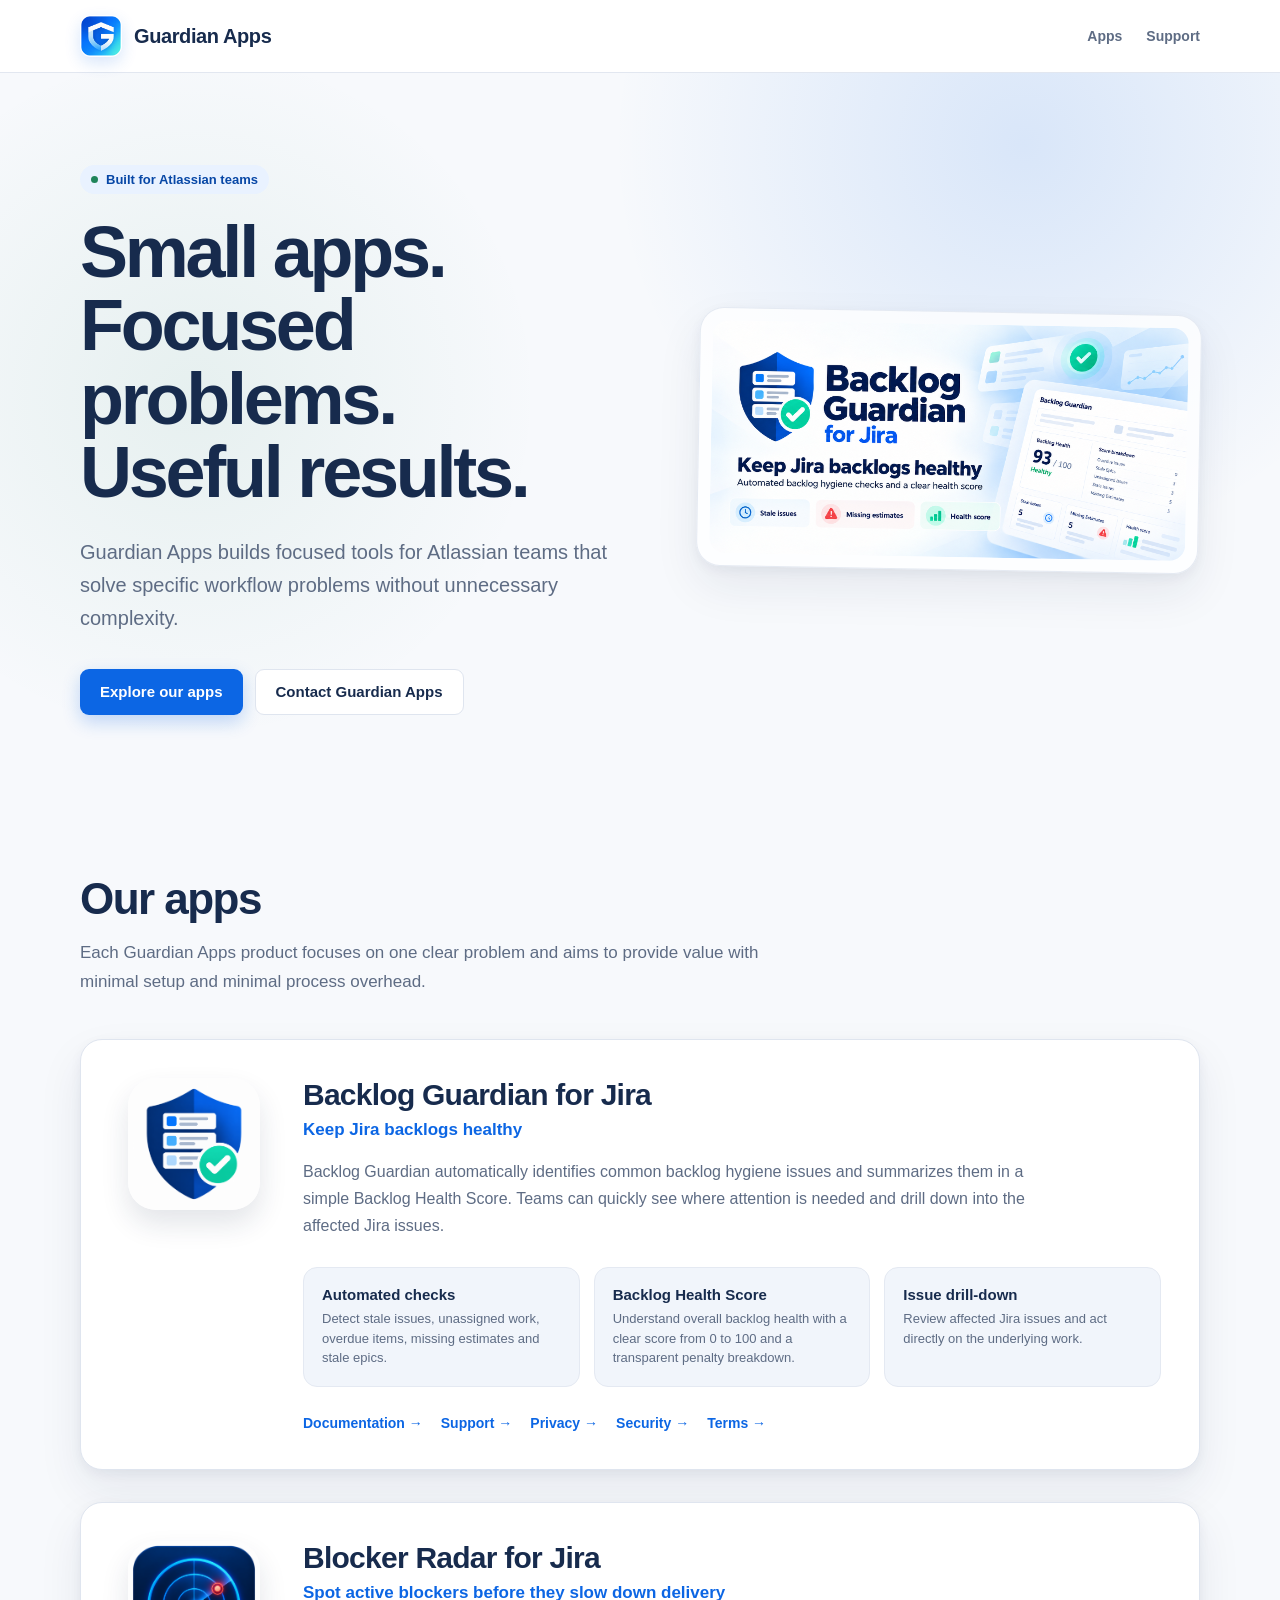
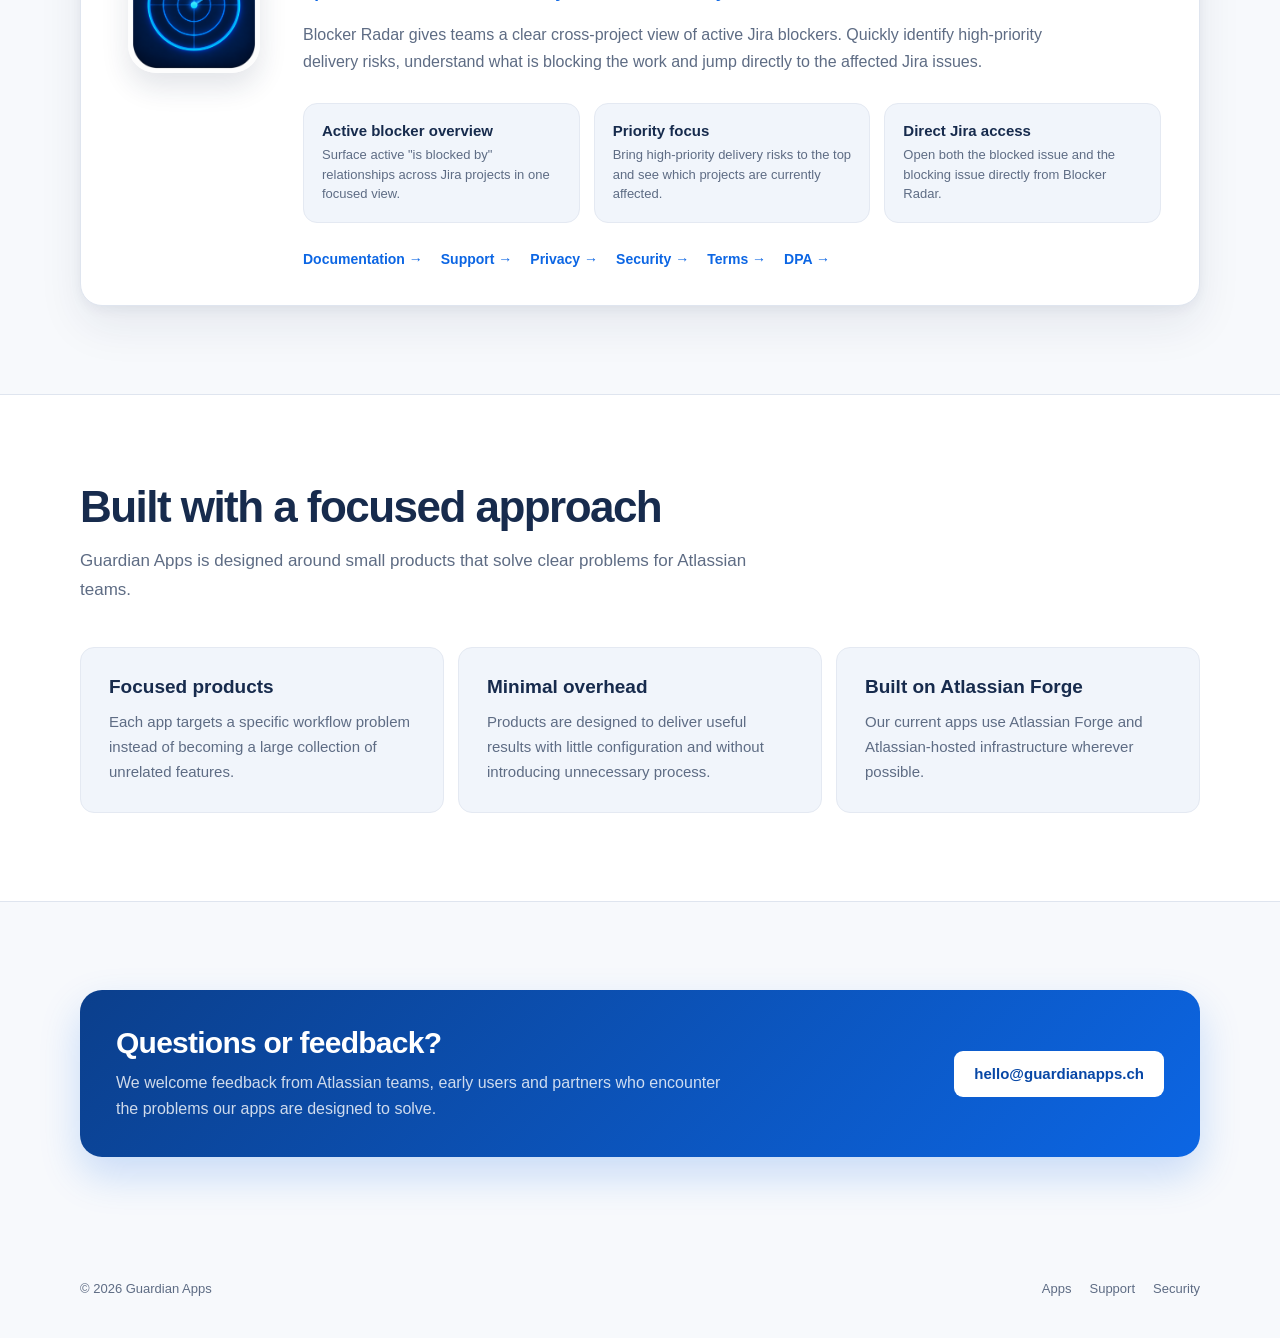
<file: index.html>
<!DOCTYPE html>
<html lang="en">
<head>
  <meta charset="UTF-8" />
  <meta name="viewport" content="width=device-width, initial-scale=1.0" />

  <meta
    name="description"
    content="Guardian Apps builds small, focused apps for Atlassian teams. Backlog Guardian improves Jira backlog hygiene, while Blocker Radar highlights active delivery blockers across projects."
  />

  <title>Guardian Apps | Focused apps for Atlassian teams</title>

  <link rel="stylesheet" href="./assets/styles.css" />
  <link rel="icon" type="image/png" href="./assets/favicon.png" />
</head>

<body>

  <header class="site-header">
    <div class="container nav">

      <a class="brand" href="./index.html">
        <img
          class="brand-logo"
          src="./assets/guardian-apps-logo.png"
          alt="Guardian Apps logo"
        />
        <span>Guardian Apps</span>
      </a>

      <nav class="site-nav">
        <a href="#apps">Apps</a>
        <a href="mailto:support@guardianapps.ch">Support</a>
      </nav>

    </div>
  </header>

  <main>

    <section class="hero">
      <div class="container hero-grid">

        <div>
          <div class="eyebrow">
            <span class="eyebrow-dot"></span>
            Built for Atlassian teams
          </div>

          <h1>
            Small apps.<br />
            Focused problems.<br />
            Useful results.
          </h1>

          <p>
            Guardian Apps builds focused tools for Atlassian teams that solve
            specific workflow problems without unnecessary complexity.
          </p>

          <div class="hero-actions">

            <a class="button button-primary" href="#apps">
              Explore our apps
            </a>

            <a
              class="button button-secondary"
              href="mailto:hello@guardianapps.ch"
            >
              Contact Guardian Apps
            </a>

          </div>
        </div>

        <div class="hero-card">

          <img
            src="./assets/backlog-guardian-banner.png"
            alt="Guardian Apps for Jira"
          />

        </div>

      </div>
    </section>

    <section class="section" id="apps">
      <div class="container">

        <div class="section-heading">

          <h2>Our apps</h2>

          <p>
            Each Guardian Apps product focuses on one clear problem and aims
            to provide value with minimal setup and minimal process overhead.
          </p>

        </div>

        <article class="product-card">

          <div class="product-logo-wrap">

            <img
              class="product-logo"
              src="./assets/backlog-guardian-logo.png"
              alt="Backlog Guardian for Jira logo"
            />

          </div>

          <div class="product-content">

            <h3>Backlog Guardian for Jira</h3>

            <div class="product-tagline">
              Keep Jira backlogs healthy
            </div>

            <p class="product-description">
              Backlog Guardian automatically identifies common backlog hygiene
              issues and summarizes them in a simple Backlog Health Score.
              Teams can quickly see where attention is needed and drill down
              into the affected Jira issues.
            </p>

            <div class="feature-grid">

              <div class="feature">
                <strong>Automated checks</strong>
                <span>
                  Detect stale issues, unassigned work, overdue items,
                  missing estimates and stale epics.
                </span>
              </div>

              <div class="feature">
                <strong>Backlog Health Score</strong>
                <span>
                  Understand overall backlog health with a clear score from
                  0 to 100 and a transparent penalty breakdown.
                </span>
              </div>

              <div class="feature">
                <strong>Issue drill-down</strong>
                <span>
                  Review affected Jira issues and act directly on the
                  underlying work.
                </span>
              </div>

            </div>

            <div class="product-links">

              <a href="./backlog-guardian/docs.html">
                Documentation &rarr;
              </a>

              <a href="./backlog-guardian/support.html">
                Support &rarr;
              </a>

              <a href="./backlog-guardian/privacy.html">
                Privacy &rarr;
              </a>

              <a href="./backlog-guardian/security.html">
                Security &rarr;
              </a>

              <a href="./backlog-guardian/terms.html">
                Terms &rarr;
              </a>

            </div>

          </div>
        </article>

        <article class="product-card">

          <div class="product-logo-wrap">

            <img
              class="product-logo"
              src="./assets/blocker-radar-logo.png"
              alt="Blocker Radar for Jira logo"
            />

          </div>

          <div class="product-content">

            <h3>Blocker Radar for Jira</h3>

            <div class="product-tagline">
              Spot active blockers before they slow down delivery
            </div>

            <p class="product-description">
              Blocker Radar gives teams a clear cross-project view of active
              Jira blockers. Quickly identify high-priority delivery risks,
              understand what is blocking the work and jump directly to the
              affected Jira issues.
            </p>

            <div class="feature-grid">

              <div class="feature">
                <strong>Active blocker overview</strong>
                <span>
                  Surface active "is blocked by" relationships across Jira
                  projects in one focused view.
                </span>
              </div>

              <div class="feature">
                <strong>Priority focus</strong>
                <span>
                  Bring high-priority delivery risks to the top and see which
                  projects are currently affected.
                </span>
              </div>

              <div class="feature">
                <strong>Direct Jira access</strong>
                <span>
                  Open both the blocked issue and the blocking issue directly
                  from Blocker Radar.
                </span>
              </div>

            </div>

            <div class="product-links">

              <a href="./blocker-radar/docs.html">
                Documentation &rarr;
              </a>

              <a href="./blocker-radar/support.html">
                Support &rarr;
              </a>

              <a href="./blocker-radar/privacy.html">
                Privacy &rarr;
              </a>

              <a href="./blocker-radar/security.html">
                Security &rarr;
              </a>

              <a href="./blocker-radar/terms.html">
                Terms &rarr;
              </a>

	      <a href="./blocker-radar/dpa.html">
  		DPA &rarr;
	      </a>

            </div>

          </div>
        </article>

      </div>
    </section>

    <section class="section section-white">
      <div class="container">

        <div class="section-heading">

          <h2>Built with a focused approach</h2>

          <p>
            Guardian Apps is designed around small products that solve clear
            problems for Atlassian teams.
          </p>

        </div>

        <div class="value-grid">

          <div class="value-card">
            <h3>Focused products</h3>

            <p>
              Each app targets a specific workflow problem instead of becoming
              a large collection of unrelated features.
            </p>
          </div>

          <div class="value-card">
            <h3>Minimal overhead</h3>

            <p>
              Products are designed to deliver useful results with little
              configuration and without introducing unnecessary process.
            </p>
          </div>

          <div class="value-card">
            <h3>Built on Atlassian Forge</h3>

            <p>
              Our current apps use Atlassian Forge and Atlassian-hosted
              infrastructure wherever possible.
            </p>
          </div>

        </div>

      </div>
    </section>

    <section class="section">
      <div class="container">

        <div class="contact-card">

          <div>
            <h2>Questions or feedback?</h2>

            <p>
              We welcome feedback from Atlassian teams, early users and
              partners who encounter the problems our apps are designed
              to solve.
            </p>
          </div>

          <a
            class="button"
            href="mailto:hello@guardianapps.ch"
          >
            hello@guardianapps.ch
          </a>

        </div>

      </div>
    </section>

  </main>

  <footer class="site-footer">
    <div class="container footer-content">

      <div>
        &copy; 2026 Guardian Apps
      </div>

      <div class="footer-links">
        <a href="#apps">Apps</a>
        <a href="mailto:support@guardianapps.ch">Support</a>
        <a href="mailto:security@guardianapps.ch">Security</a>
      </div>

    </div>
  </footer>

</body>
</html>
</file>
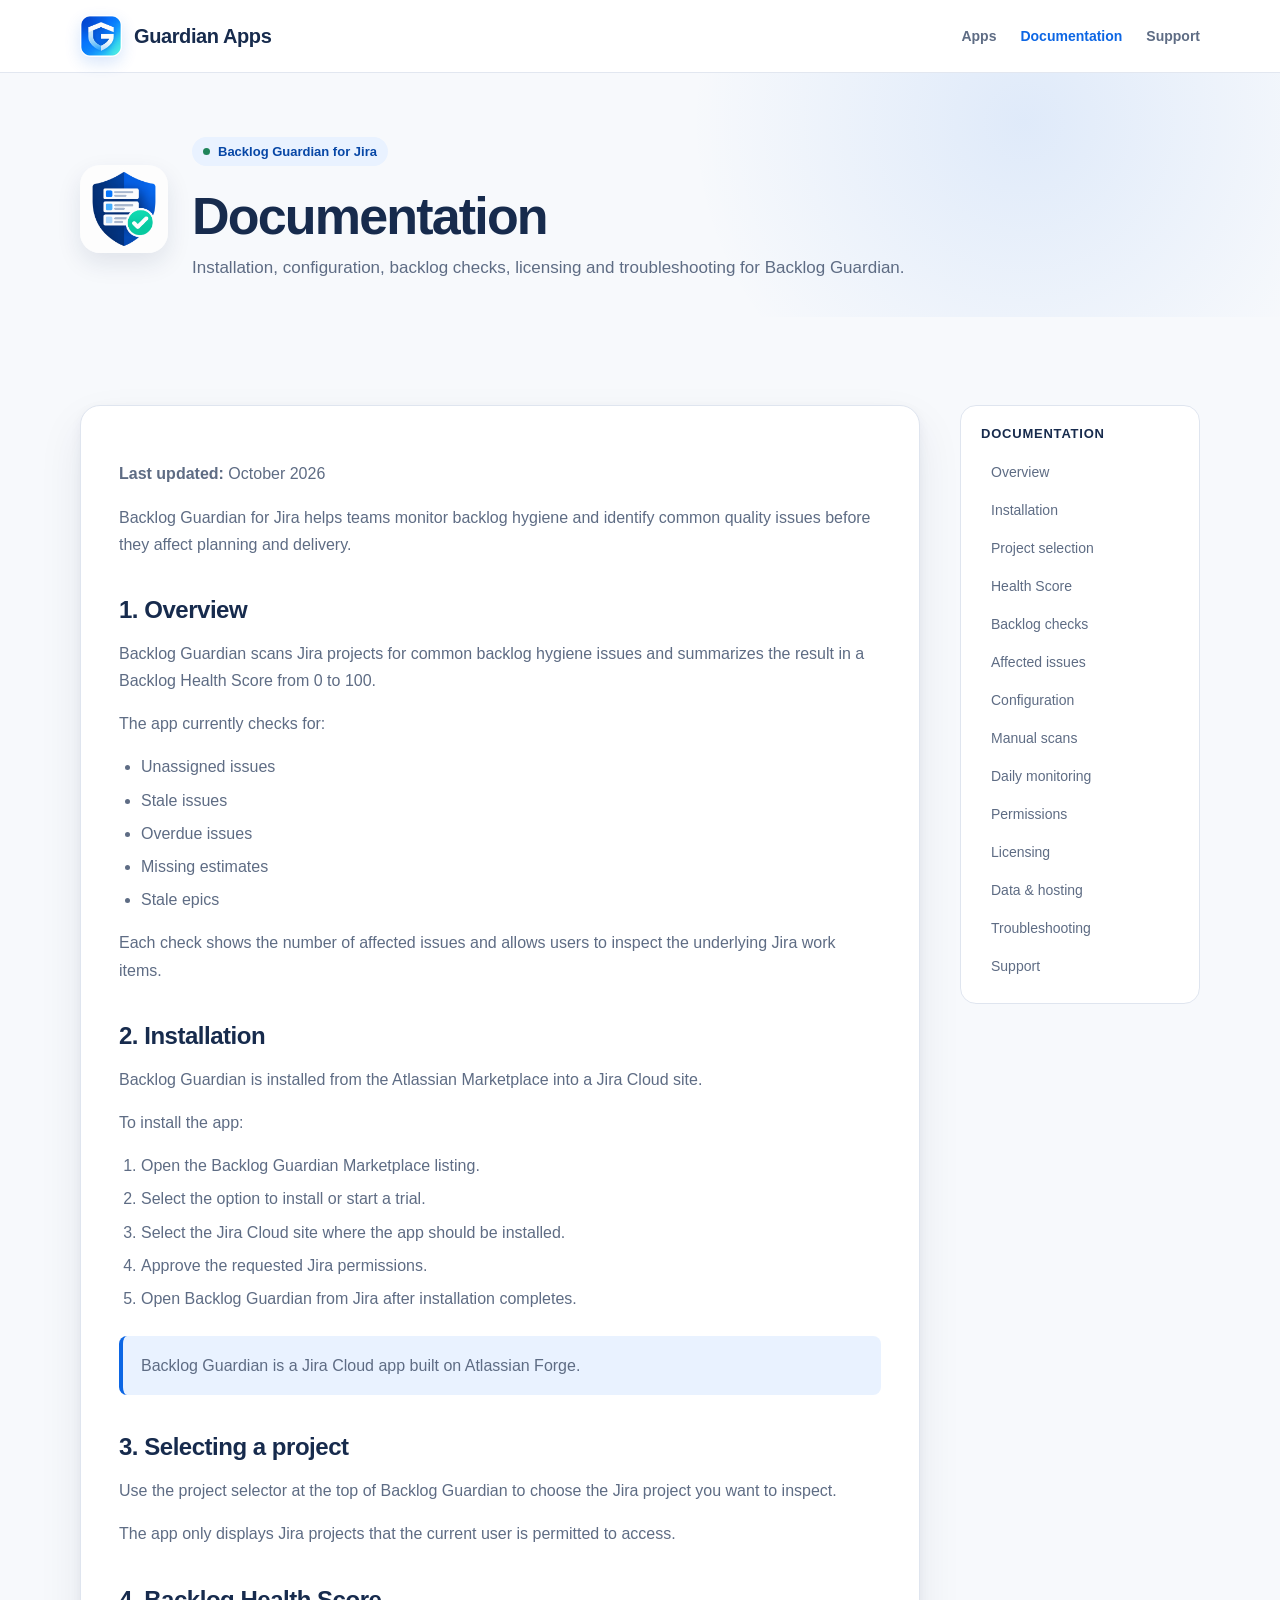
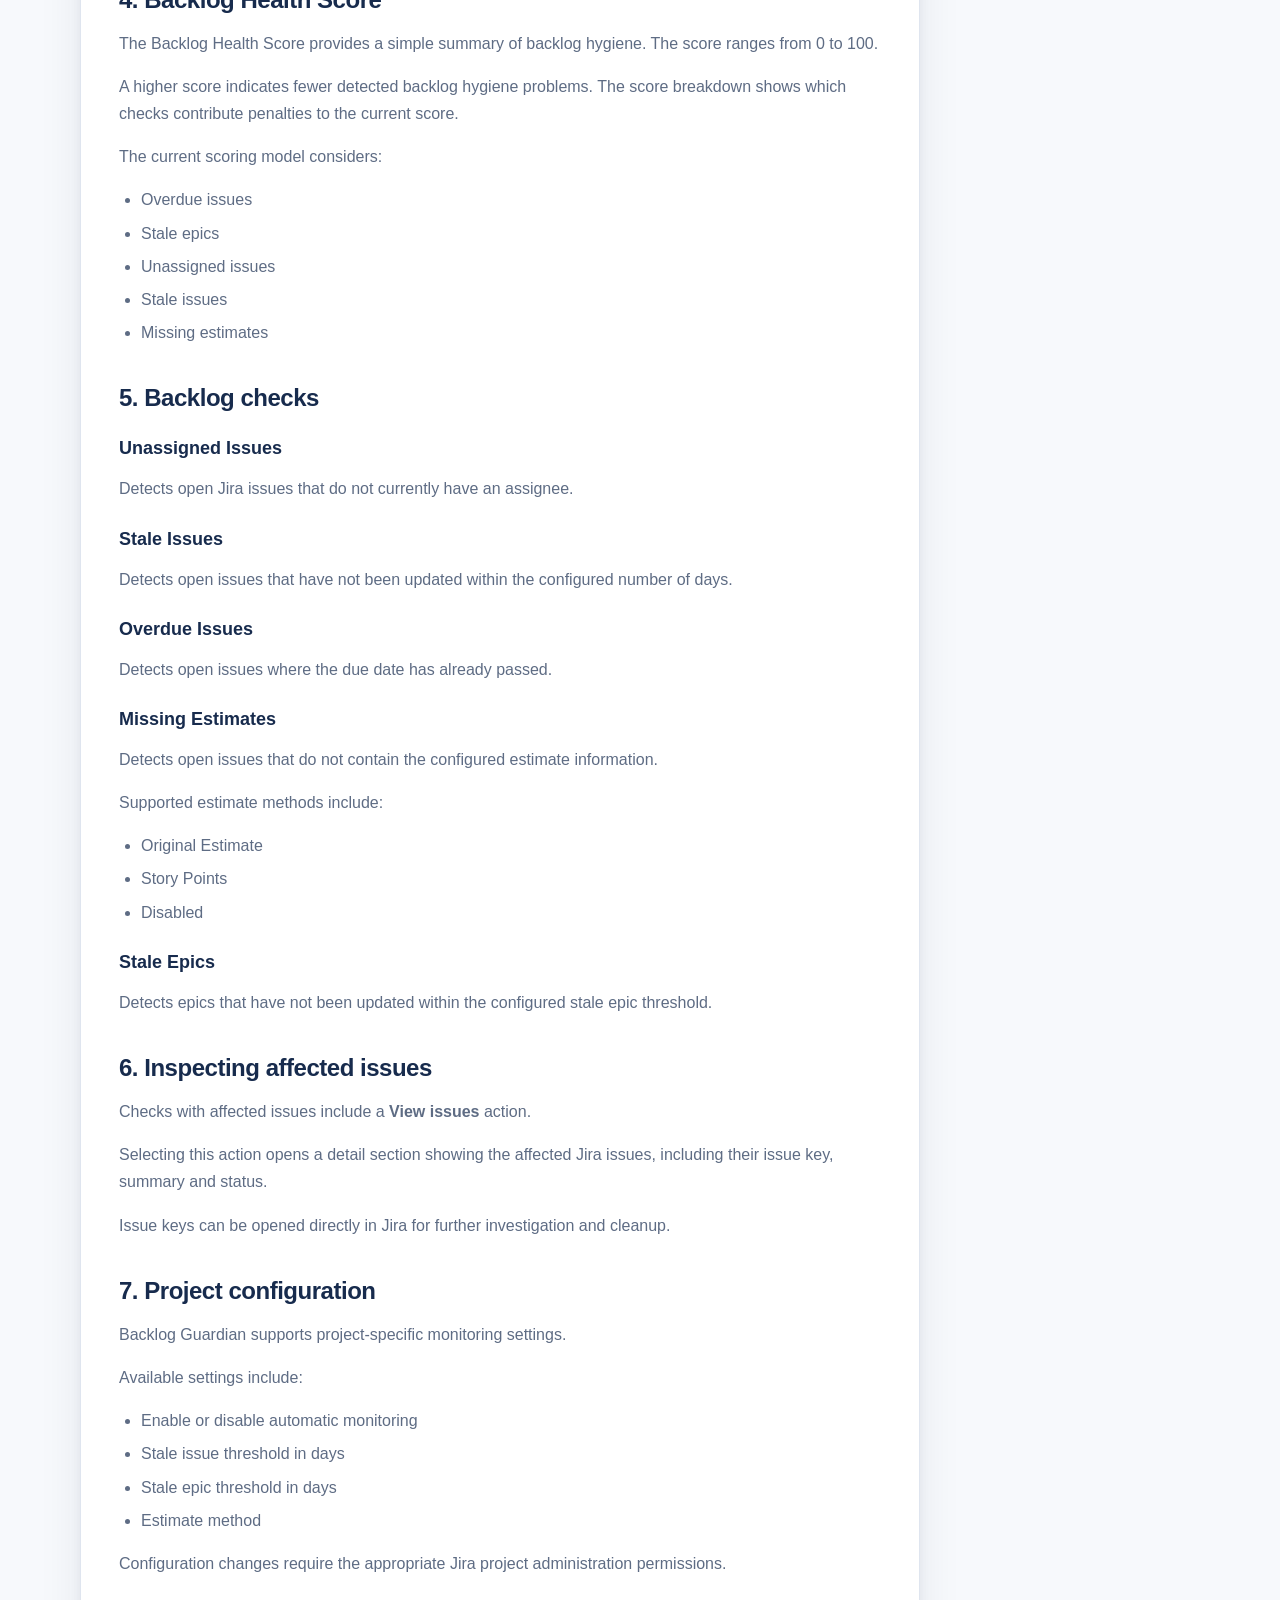
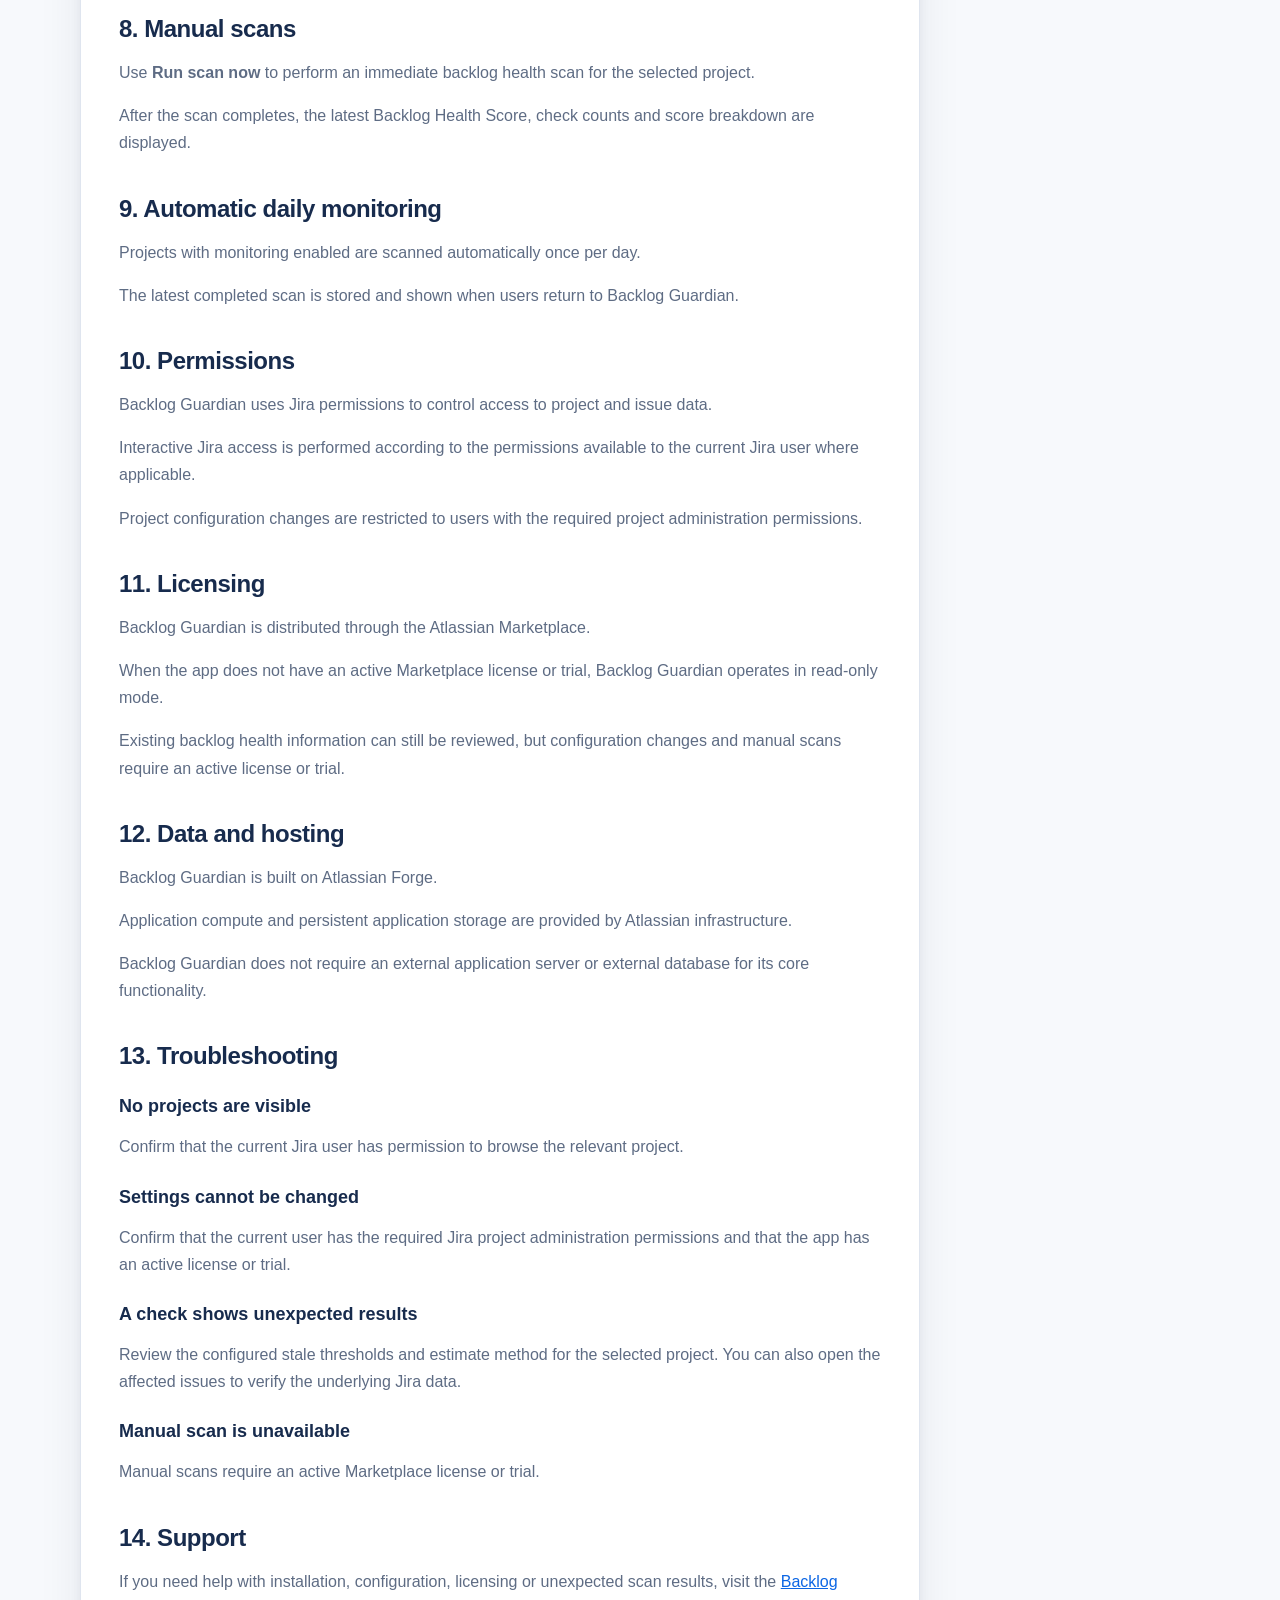
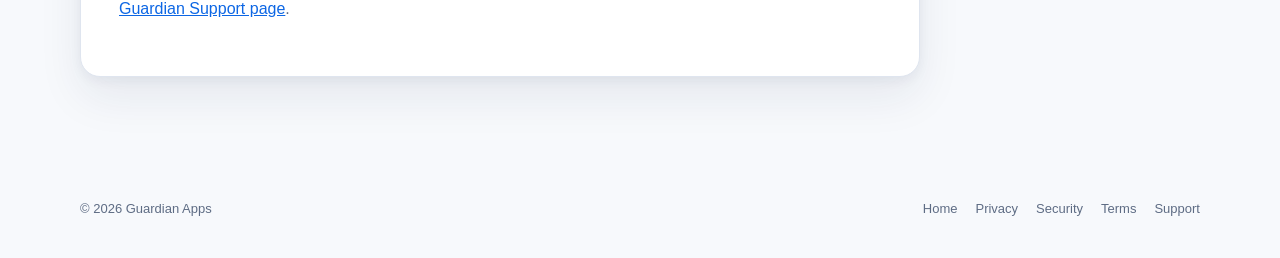
<file: backlog-guardian/docs.html>
<!DOCTYPE html>
<html lang="en">
<head>
  <meta charset="UTF-8" />
  <meta name="viewport" content="width=device-width, initial-scale=1.0" />

  <meta
    name="description"
    content="Documentation for Backlog Guardian for Jira, including installation, backlog checks, project configuration, licensing and troubleshooting."
  />

  <title>Documentation | Backlog Guardian for Jira</title>

  <link rel="stylesheet" href="../assets/styles.css" />
  <link rel="icon" type="image/png" href="../assets/favicon.png" />
</head>

<body>

  <header class="site-header">
    <div class="container nav">

      <a class="brand" href="../index.html">
        <img
          class="brand-logo"
          src="../assets/guardian-apps-logo.png"
          alt="Guardian Apps logo"
        />
        <span>Guardian Apps</span>
      </a>

      <nav class="site-nav">
        <a href="../index.html#apps">Apps</a>
        <a class="active" href="./docs.html">Documentation</a>
        <a href="./support.html">Support</a>
      </nav>

    </div>
  </header>

  <main>

    <section class="page-hero">
      <div class="container page-hero-inner">

        <img
          class="page-hero-logo"
          src="../assets/backlog-guardian-logo.png"
          alt="Backlog Guardian for Jira logo"
        />

        <div>
          <div class="eyebrow">
            <span class="eyebrow-dot"></span>
            Backlog Guardian for Jira
          </div>

          <h1>Documentation</h1>

          <p>
            Installation, configuration, backlog checks, licensing and
            troubleshooting for Backlog Guardian.
          </p>
        </div>

      </div>
    </section>

    <section class="section">
      <div class="container content-layout">

        <article class="content-card">

          <p><strong>Last updated:</strong> October 2026</p>

          <p>
            Backlog Guardian for Jira helps teams monitor backlog hygiene and identify
            common quality issues before they affect planning and delivery.
          </p>

          <h2 id="overview">1. Overview</h2>

          <p>
            Backlog Guardian scans Jira projects for common backlog hygiene issues and
            summarizes the result in a Backlog Health Score from 0 to 100.
          </p>

          <p>The app currently checks for:</p>

          <ul>
            <li>Unassigned issues</li>
            <li>Stale issues</li>
            <li>Overdue issues</li>
            <li>Missing estimates</li>
            <li>Stale epics</li>
          </ul>

          <p>
            Each check shows the number of affected issues and allows users to inspect
            the underlying Jira work items.
          </p>

          <h2 id="installation">2. Installation</h2>

          <p>
            Backlog Guardian is installed from the Atlassian Marketplace into a Jira Cloud site.
          </p>

          <p>To install the app:</p>

          <ol>
            <li>Open the Backlog Guardian Marketplace listing.</li>
            <li>Select the option to install or start a trial.</li>
            <li>Select the Jira Cloud site where the app should be installed.</li>
            <li>Approve the requested Jira permissions.</li>
            <li>Open Backlog Guardian from Jira after installation completes.</li>
          </ol>

          <div class="note">
            <p>
              Backlog Guardian is a Jira Cloud app built on Atlassian Forge.
            </p>
          </div>

          <h2 id="project-selection">3. Selecting a project</h2>

          <p>
            Use the project selector at the top of Backlog Guardian to choose the Jira
            project you want to inspect.
          </p>

          <p>
            The app only displays Jira projects that the current user is permitted to access.
          </p>

          <h2 id="health-score">4. Backlog Health Score</h2>

          <p>
            The Backlog Health Score provides a simple summary of backlog hygiene.
            The score ranges from 0 to 100.
          </p>

          <p>
            A higher score indicates fewer detected backlog hygiene problems.
            The score breakdown shows which checks contribute penalties to the current score.
          </p>

          <p>The current scoring model considers:</p>

          <ul>
            <li>Overdue issues</li>
            <li>Stale epics</li>
            <li>Unassigned issues</li>
            <li>Stale issues</li>
            <li>Missing estimates</li>
          </ul>

          <h2 id="checks">5. Backlog checks</h2>

          <h3>Unassigned Issues</h3>

          <p>
            Detects open Jira issues that do not currently have an assignee.
          </p>

          <h3>Stale Issues</h3>

          <p>
            Detects open issues that have not been updated within the configured number
            of days.
          </p>

          <h3>Overdue Issues</h3>

          <p>
            Detects open issues where the due date has already passed.
          </p>

          <h3>Missing Estimates</h3>

          <p>
            Detects open issues that do not contain the configured estimate information.
          </p>

          <p>Supported estimate methods include:</p>

          <ul>
            <li>Original Estimate</li>
            <li>Story Points</li>
            <li>Disabled</li>
          </ul>

          <h3>Stale Epics</h3>

          <p>
            Detects epics that have not been updated within the configured stale epic threshold.
          </p>

          <h2 id="affected-issues">6. Inspecting affected issues</h2>

          <p>
            Checks with affected issues include a <strong>View issues</strong> action.
          </p>

          <p>
            Selecting this action opens a detail section showing the affected Jira issues,
            including their issue key, summary and status.
          </p>

          <p>
            Issue keys can be opened directly in Jira for further investigation and cleanup.
          </p>

          <h2 id="configuration">7. Project configuration</h2>

          <p>
            Backlog Guardian supports project-specific monitoring settings.
          </p>

          <p>Available settings include:</p>

          <ul>
            <li>Enable or disable automatic monitoring</li>
            <li>Stale issue threshold in days</li>
            <li>Stale epic threshold in days</li>
            <li>Estimate method</li>
          </ul>

          <p>
            Configuration changes require the appropriate Jira project administration permissions.
          </p>

          <h2 id="manual-scans">8. Manual scans</h2>

          <p>
            Use <strong>Run scan now</strong> to perform an immediate backlog health scan
            for the selected project.
          </p>

          <p>
            After the scan completes, the latest Backlog Health Score, check counts and
            score breakdown are displayed.
          </p>

          <h2 id="automatic-monitoring">9. Automatic daily monitoring</h2>

          <p>
            Projects with monitoring enabled are scanned automatically once per day.
          </p>

          <p>
            The latest completed scan is stored and shown when users return to Backlog Guardian.
          </p>

          <h2 id="permissions">10. Permissions</h2>

          <p>
            Backlog Guardian uses Jira permissions to control access to project and issue data.
          </p>

          <p>
            Interactive Jira access is performed according to the permissions available
            to the current Jira user where applicable.
          </p>

          <p>
            Project configuration changes are restricted to users with the required
            project administration permissions.
          </p>

          <h2 id="licensing">11. Licensing</h2>

          <p>
            Backlog Guardian is distributed through the Atlassian Marketplace.
          </p>

          <p>
            When the app does not have an active Marketplace license or trial,
            Backlog Guardian operates in read-only mode.
          </p>

          <p>
            Existing backlog health information can still be reviewed, but configuration
            changes and manual scans require an active license or trial.
          </p>

          <h2 id="data-hosting">12. Data and hosting</h2>

          <p>
            Backlog Guardian is built on Atlassian Forge.
          </p>

          <p>
            Application compute and persistent application storage are provided by
            Atlassian infrastructure.
          </p>

          <p>
            Backlog Guardian does not require an external application server or external
            database for its core functionality.
          </p>

          <h2 id="troubleshooting">13. Troubleshooting</h2>

          <h3>No projects are visible</h3>

          <p>
            Confirm that the current Jira user has permission to browse the relevant project.
          </p>

          <h3>Settings cannot be changed</h3>

          <p>
            Confirm that the current user has the required Jira project administration
            permissions and that the app has an active license or trial.
          </p>

          <h3>A check shows unexpected results</h3>

          <p>
            Review the configured stale thresholds and estimate method for the selected project.
            You can also open the affected issues to verify the underlying Jira data.
          </p>

          <h3>Manual scan is unavailable</h3>

          <p>
            Manual scans require an active Marketplace license or trial.
          </p>

          <h2 id="support">14. Support</h2>

          <p>
            If you need help with installation, configuration, licensing or unexpected
            scan results, visit the
            <a href="./support.html">Backlog Guardian Support page</a>.
          </p>

        </article>

        <aside class="sidebar">

          <p class="sidebar-title">Documentation</p>

          <div class="sidebar-links">
            <a href="#overview">Overview</a>
            <a href="#installation">Installation</a>
            <a href="#project-selection">Project selection</a>
            <a href="#health-score">Health Score</a>
            <a href="#checks">Backlog checks</a>
            <a href="#affected-issues">Affected issues</a>
            <a href="#configuration">Configuration</a>
            <a href="#manual-scans">Manual scans</a>
            <a href="#automatic-monitoring">Daily monitoring</a>
            <a href="#permissions">Permissions</a>
            <a href="#licensing">Licensing</a>
            <a href="#data-hosting">Data & hosting</a>
            <a href="#troubleshooting">Troubleshooting</a>
            <a href="#support">Support</a>
          </div>

        </aside>

      </div>
    </section>

  </main>

  <footer class="site-footer">
    <div class="container footer-content">
      <div>© 2026 Guardian Apps</div>

      <div class="footer-links">
        <a href="../index.html">Home</a>
        <a href="./privacy.html">Privacy</a>
        <a href="./security.html">Security</a>
        <a href="./terms.html">Terms</a>
        <a href="./support.html">Support</a>
      </div>
    </div>
  </footer>

</body>
</html>
</file>
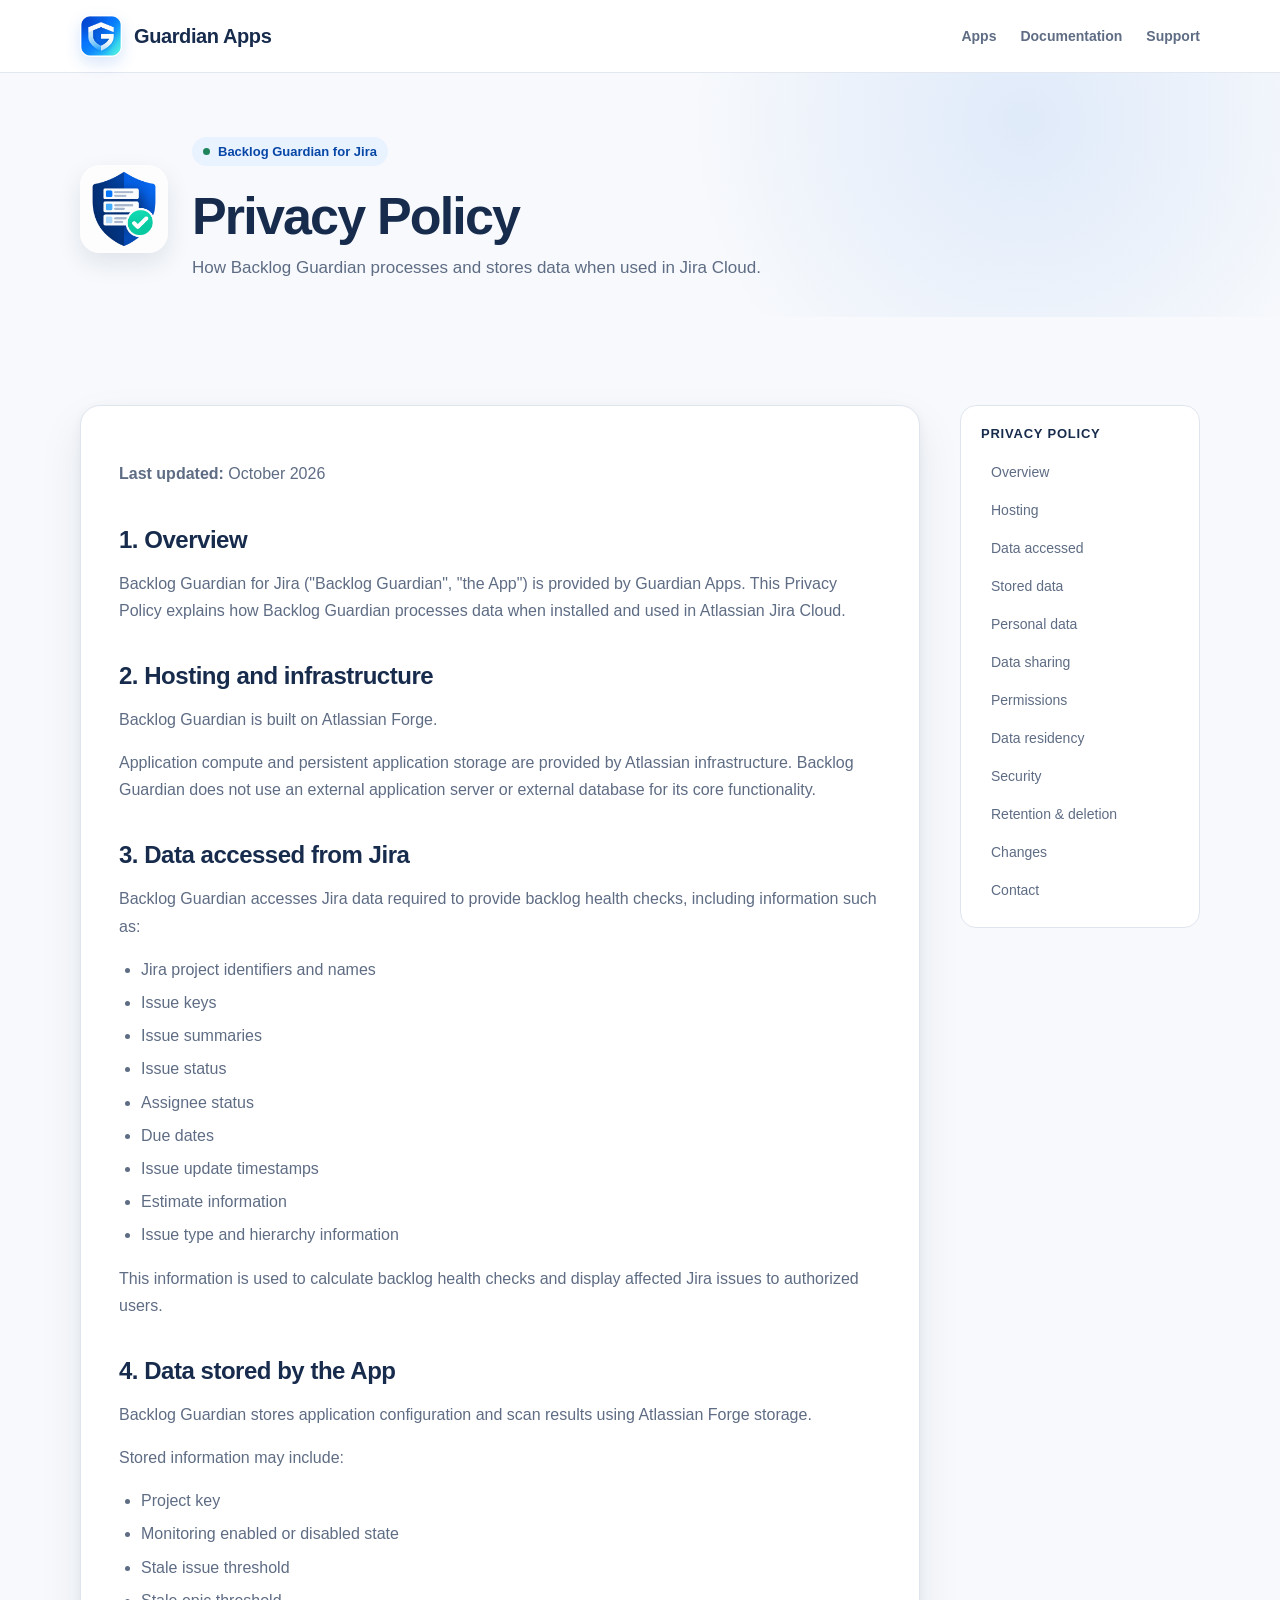
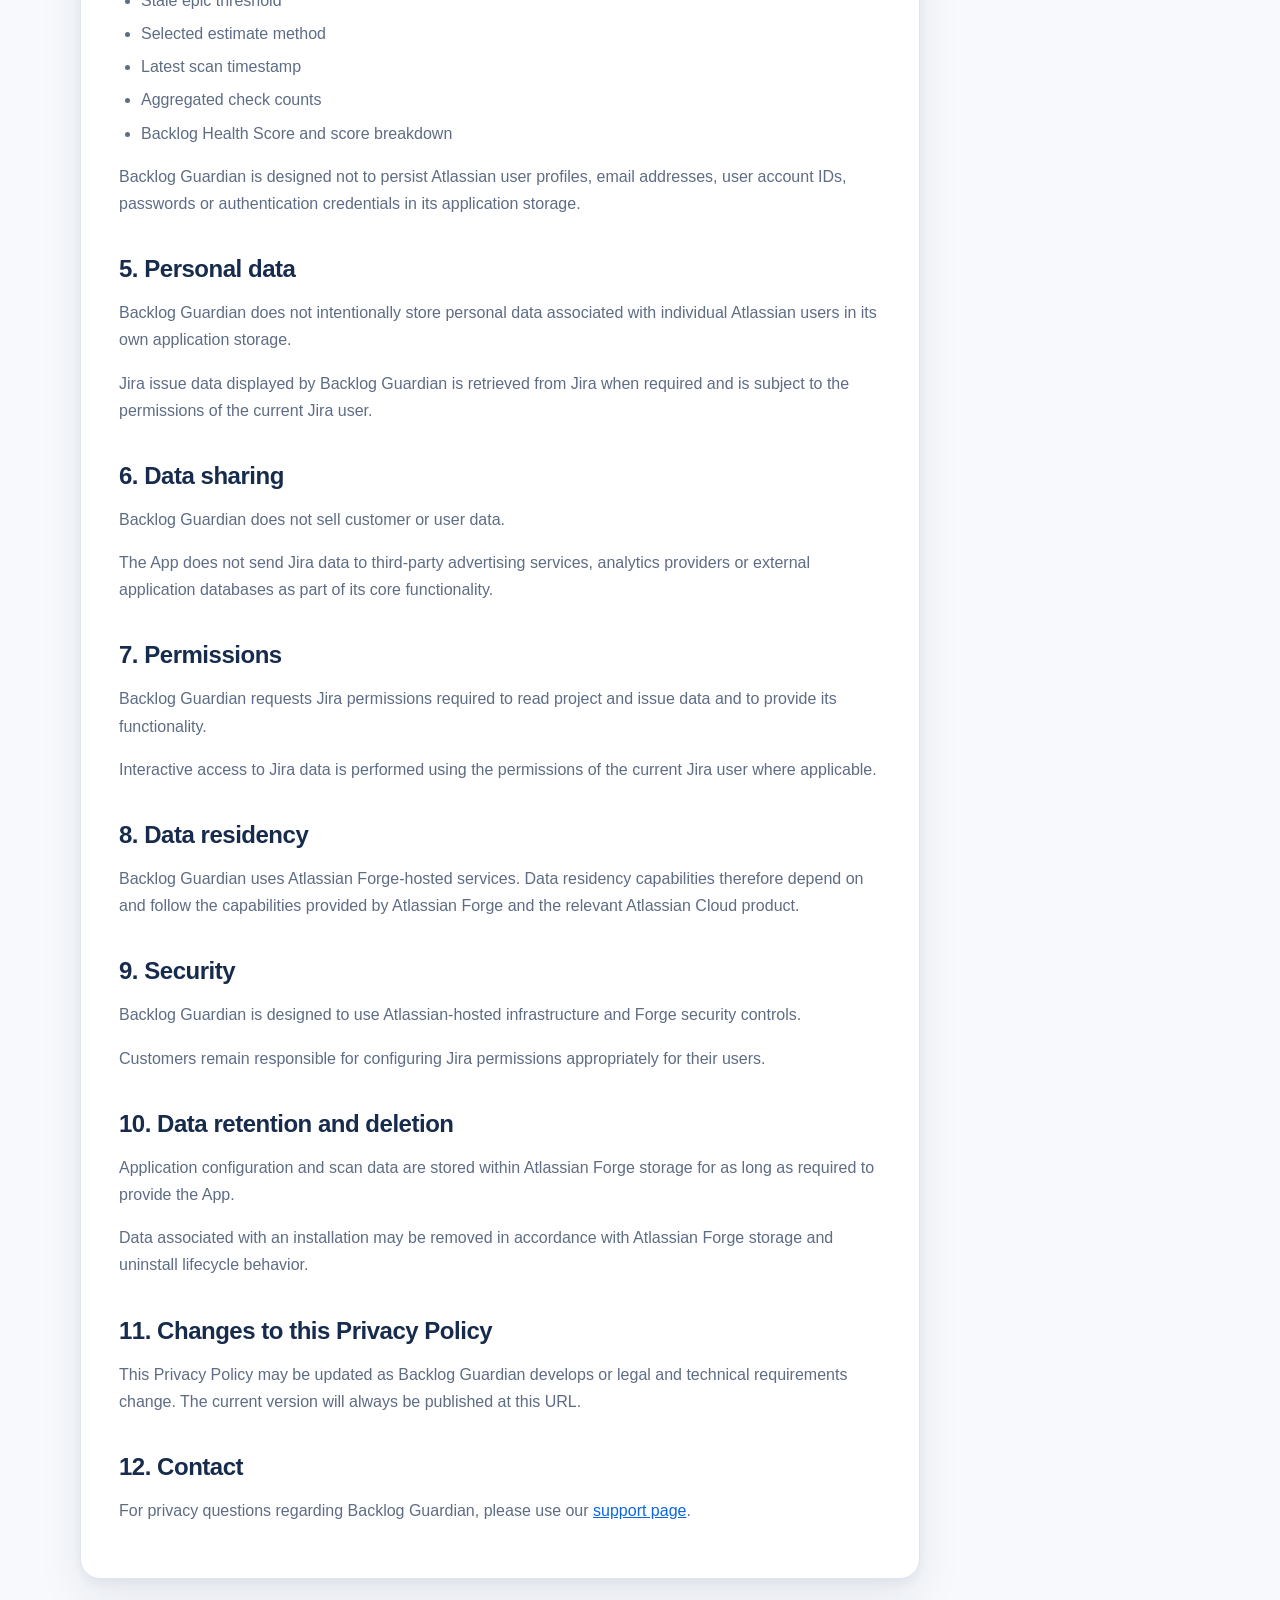
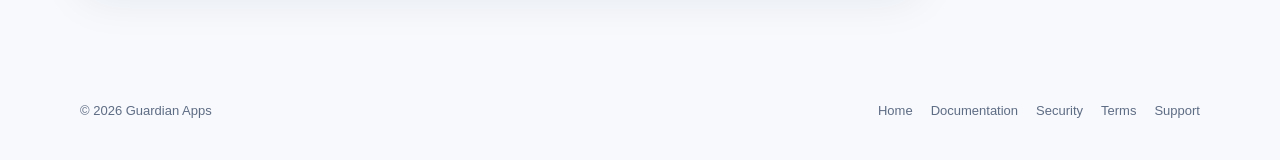
<file: backlog-guardian/privacy.html>
<!DOCTYPE html>
<html lang="en">
<head>
  <meta charset="UTF-8" />
  <meta name="viewport" content="width=device-width, initial-scale=1.0" />

  <meta
    name="description"
    content="Privacy Policy for Backlog Guardian for Jira by Guardian Apps."
  />

  <title>Privacy Policy | Backlog Guardian for Jira</title>

  <link rel="stylesheet" href="../assets/styles.css" />
  <link rel="icon" type="image/png" href="../assets/favicon.png" />
</head>

<body>

  <header class="site-header">
    <div class="container nav">

      <a class="brand" href="../index.html">
        <img
          class="brand-logo"
          src="../assets/guardian-apps-logo.png"
          alt="Guardian Apps logo"
        />
        <span>Guardian Apps</span>
      </a>

      <nav class="site-nav">
        <a href="../index.html#apps">Apps</a>
        <a href="./docs.html">Documentation</a>
        <a href="./support.html">Support</a>
      </nav>

    </div>
  </header>

  <main>

    <section class="page-hero">
      <div class="container page-hero-inner">

        <img
          class="page-hero-logo"
          src="../assets/backlog-guardian-logo.png"
          alt="Backlog Guardian for Jira logo"
        />

        <div>
          <div class="eyebrow">
            <span class="eyebrow-dot"></span>
            Backlog Guardian for Jira
          </div>

          <h1>Privacy Policy</h1>

          <p>
            How Backlog Guardian processes and stores data when used in Jira Cloud.
          </p>
        </div>

      </div>
    </section>

    <section class="section">
      <div class="container content-layout">

        <article class="content-card">

          <p><strong>Last updated:</strong> October 2026</p>

          <h2 id="overview">1. Overview</h2>

          <p>
            Backlog Guardian for Jira ("Backlog Guardian", "the App") is provided by Guardian Apps.
            This Privacy Policy explains how Backlog Guardian processes data when installed and used
            in Atlassian Jira Cloud.
          </p>

          <h2 id="hosting">2. Hosting and infrastructure</h2>

          <p>
            Backlog Guardian is built on Atlassian Forge.
          </p>

          <p>
            Application compute and persistent application storage are provided by Atlassian
            infrastructure. Backlog Guardian does not use an external application server or
            external database for its core functionality.
          </p>

          <h2 id="data-access">3. Data accessed from Jira</h2>

          <p>
            Backlog Guardian accesses Jira data required to provide backlog health checks,
            including information such as:
          </p>

          <ul>
            <li>Jira project identifiers and names</li>
            <li>Issue keys</li>
            <li>Issue summaries</li>
            <li>Issue status</li>
            <li>Assignee status</li>
            <li>Due dates</li>
            <li>Issue update timestamps</li>
            <li>Estimate information</li>
            <li>Issue type and hierarchy information</li>
          </ul>

          <p>
            This information is used to calculate backlog health checks and display affected Jira
            issues to authorized users.
          </p>

          <h2 id="stored-data">4. Data stored by the App</h2>

          <p>
            Backlog Guardian stores application configuration and scan results using Atlassian
            Forge storage.
          </p>

          <p>Stored information may include:</p>

          <ul>
            <li>Project key</li>
            <li>Monitoring enabled or disabled state</li>
            <li>Stale issue threshold</li>
            <li>Stale epic threshold</li>
            <li>Selected estimate method</li>
            <li>Latest scan timestamp</li>
            <li>Aggregated check counts</li>
            <li>Backlog Health Score and score breakdown</li>
          </ul>

          <p>
            Backlog Guardian is designed not to persist Atlassian user profiles, email addresses,
            user account IDs, passwords or authentication credentials in its application storage.
          </p>

          <h2 id="personal-data">5. Personal data</h2>

          <p>
            Backlog Guardian does not intentionally store personal data associated with individual
            Atlassian users in its own application storage.
          </p>

          <p>
            Jira issue data displayed by Backlog Guardian is retrieved from Jira when required and
            is subject to the permissions of the current Jira user.
          </p>

          <h2 id="sharing">6. Data sharing</h2>

          <p>
            Backlog Guardian does not sell customer or user data.
          </p>

          <p>
            The App does not send Jira data to third-party advertising services, analytics
            providers or external application databases as part of its core functionality.
          </p>

          <h2 id="permissions">7. Permissions</h2>

          <p>
            Backlog Guardian requests Jira permissions required to read project and issue data and
            to provide its functionality.
          </p>

          <p>
            Interactive access to Jira data is performed using the permissions of the current Jira
            user where applicable.
          </p>

          <h2 id="residency">8. Data residency</h2>

          <p>
            Backlog Guardian uses Atlassian Forge-hosted services. Data residency capabilities
            therefore depend on and follow the capabilities provided by Atlassian Forge and the
            relevant Atlassian Cloud product.
          </p>

          <h2 id="security">9. Security</h2>

          <p>
            Backlog Guardian is designed to use Atlassian-hosted infrastructure and Forge security
            controls.
          </p>

          <p>
            Customers remain responsible for configuring Jira permissions appropriately for their
            users.
          </p>

          <h2 id="retention">10. Data retention and deletion</h2>

          <p>
            Application configuration and scan data are stored within Atlassian Forge storage for
            as long as required to provide the App.
          </p>

          <p>
            Data associated with an installation may be removed in accordance with Atlassian Forge
            storage and uninstall lifecycle behavior.
          </p>

          <h2 id="changes">11. Changes to this Privacy Policy</h2>

          <p>
            This Privacy Policy may be updated as Backlog Guardian develops or legal and technical
            requirements change. The current version will always be published at this URL.
          </p>

          <h2 id="contact">12. Contact</h2>

          <p>
            For privacy questions regarding Backlog Guardian, please use our
            <a href="./support.html">support page</a>.
          </p>

        </article>

        <aside class="sidebar">
          <p class="sidebar-title">Privacy Policy</p>

          <div class="sidebar-links">
            <a href="#overview">Overview</a>
            <a href="#hosting">Hosting</a>
            <a href="#data-access">Data accessed</a>
            <a href="#stored-data">Stored data</a>
            <a href="#personal-data">Personal data</a>
            <a href="#sharing">Data sharing</a>
            <a href="#permissions">Permissions</a>
            <a href="#residency">Data residency</a>
            <a href="#security">Security</a>
            <a href="#retention">Retention & deletion</a>
            <a href="#changes">Changes</a>
            <a href="#contact">Contact</a>
          </div>
        </aside>

      </div>
    </section>

  </main>

  <footer class="site-footer">
    <div class="container footer-content">
      <div>© 2026 Guardian Apps</div>

      <div class="footer-links">
        <a href="../index.html">Home</a>
        <a href="./docs.html">Documentation</a>
        <a href="./security.html">Security</a>
        <a href="./terms.html">Terms</a>
        <a href="./support.html">Support</a>
      </div>
    </div>
  </footer>

</body>
</html>
</file>
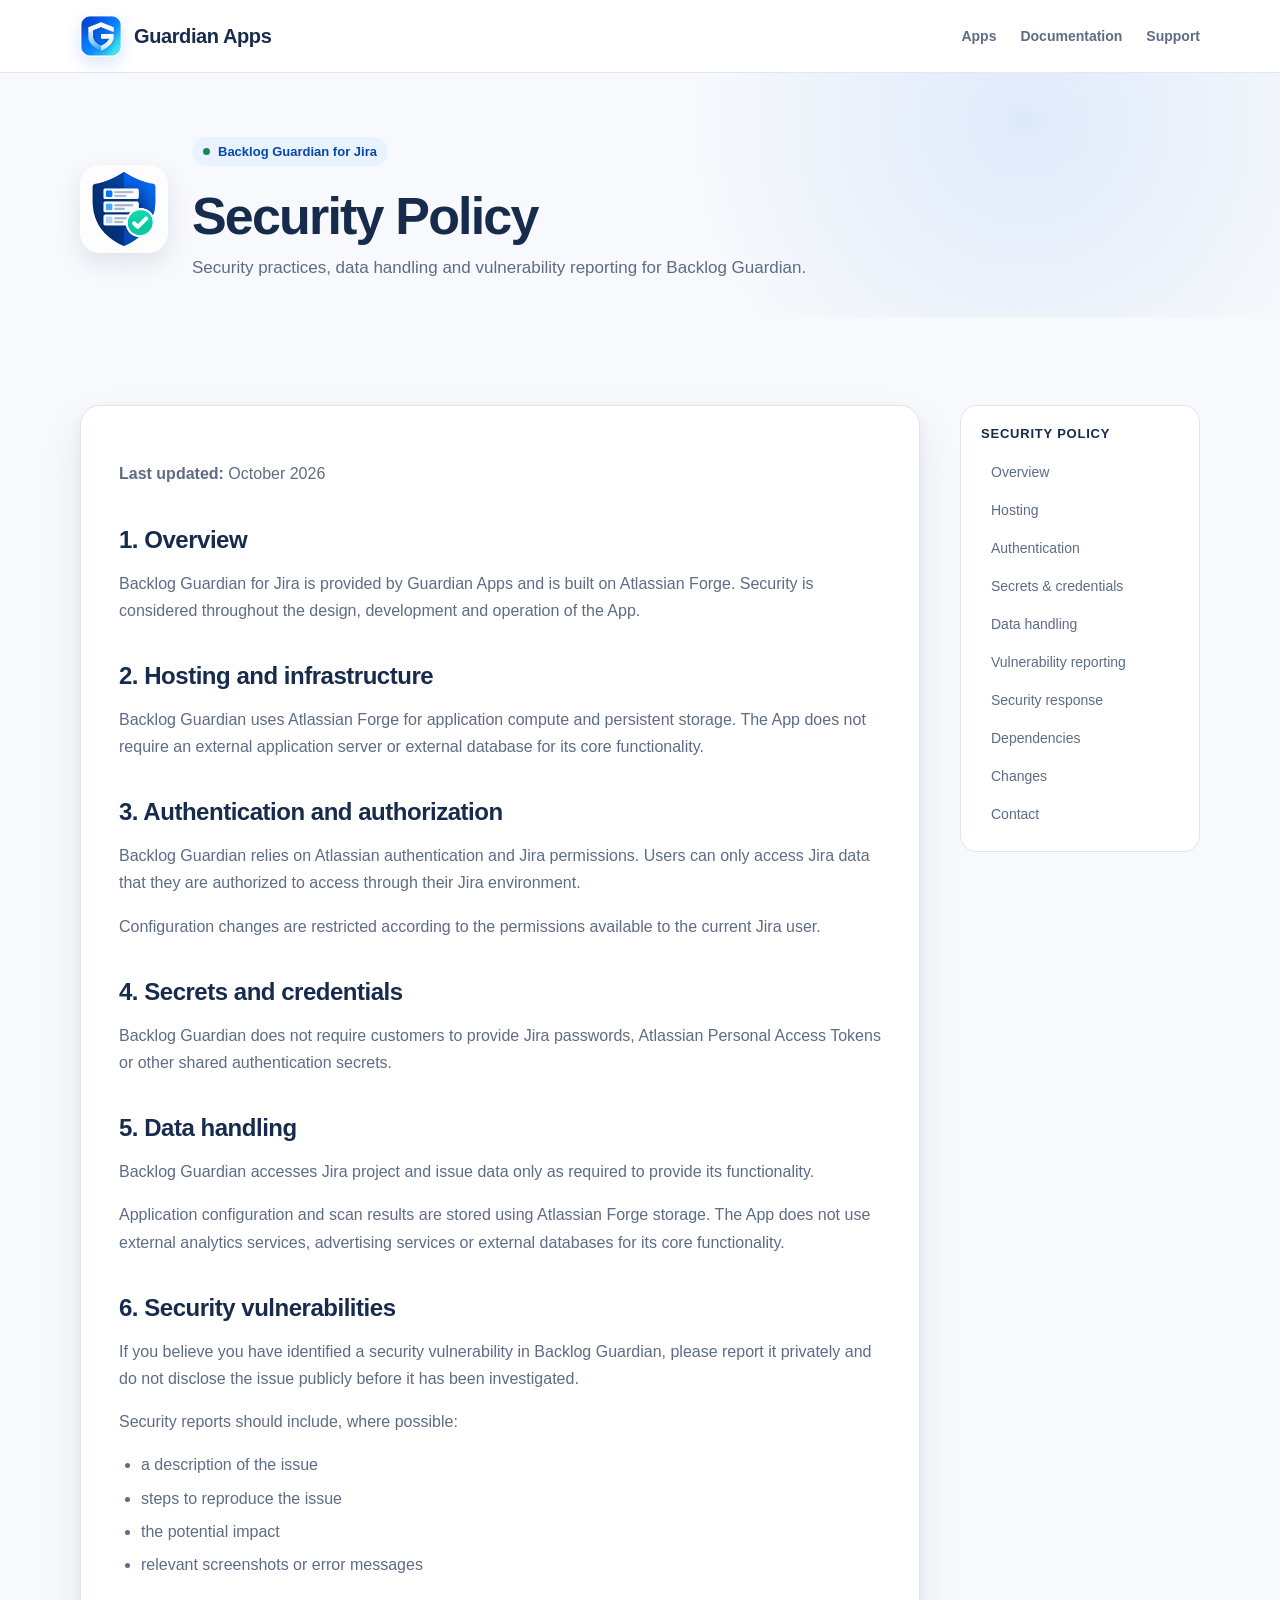
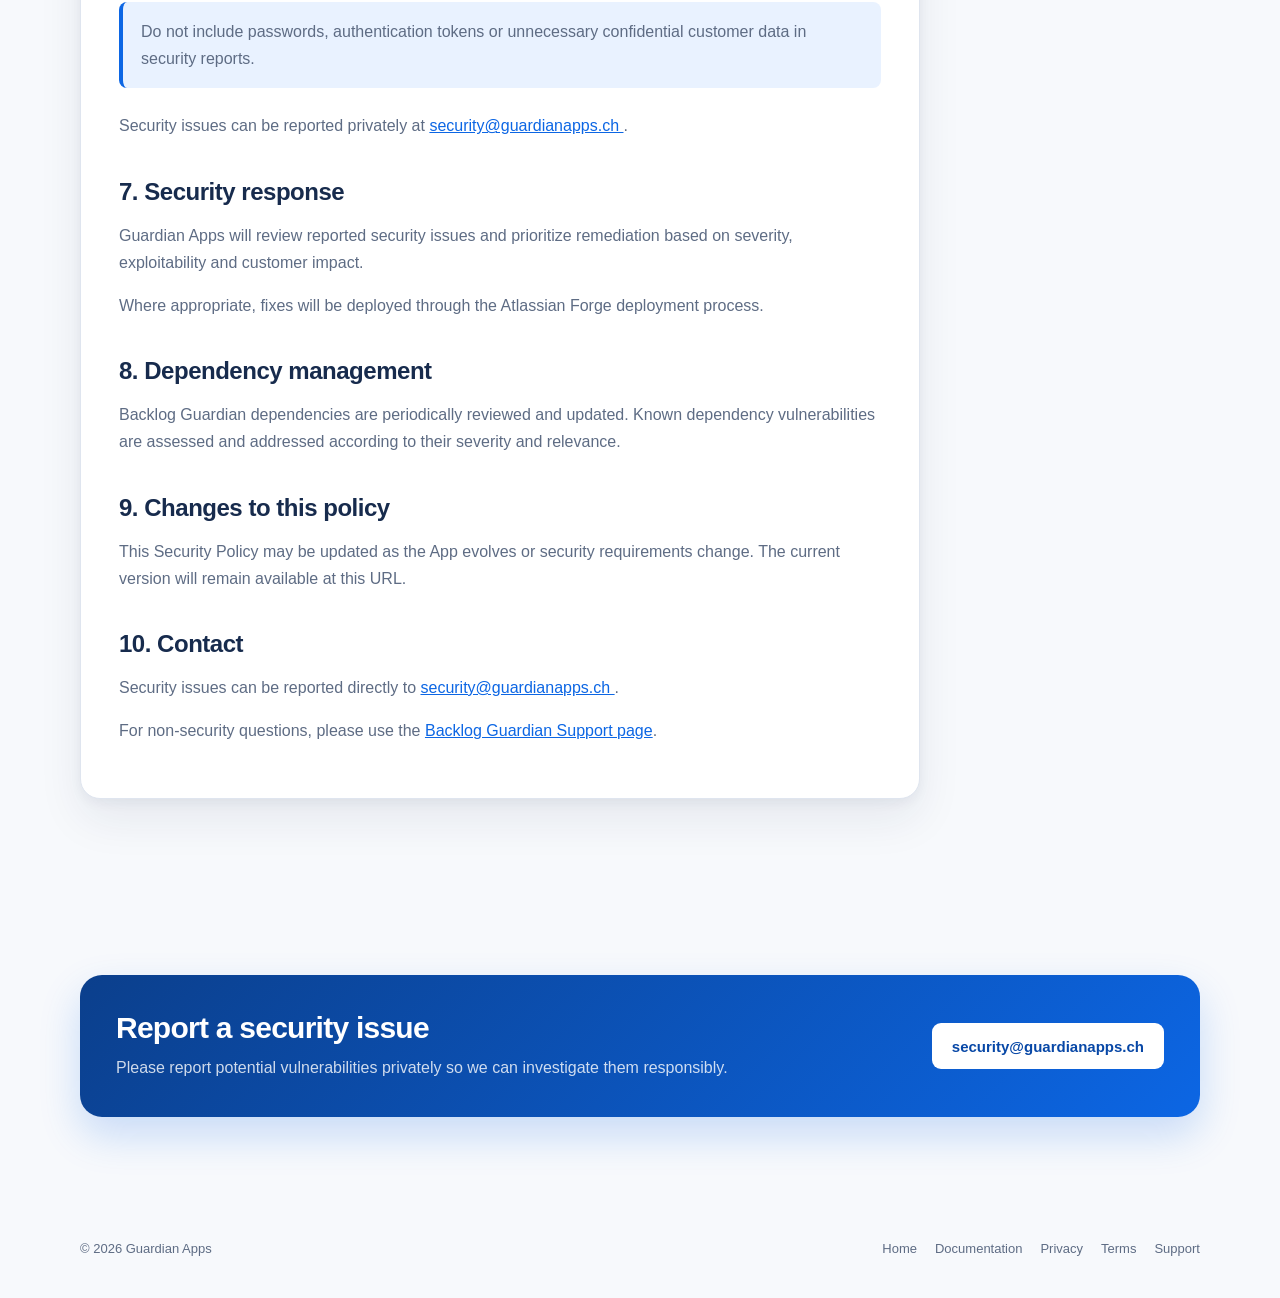
<file: backlog-guardian/security.html>
<!DOCTYPE html>
<html lang="en">
<head>
  <meta charset="UTF-8" />
  <meta name="viewport" content="width=device-width, initial-scale=1.0" />

  <meta
    name="description"
    content="Security Policy for Backlog Guardian for Jira by Guardian Apps."
  />

  <title>Security Policy | Backlog Guardian for Jira</title>

  <link rel="stylesheet" href="../assets/styles.css" />
  <link rel="icon" type="image/png" href="../assets/favicon.png" />
</head>

<body>

  <header class="site-header">
    <div class="container nav">

      <a class="brand" href="../index.html">
        <img
          class="brand-logo"
          src="../assets/guardian-apps-logo.png"
          alt="Guardian Apps logo"
        />
        <span>Guardian Apps</span>
      </a>

      <nav class="site-nav">
        <a href="../index.html#apps">Apps</a>
        <a href="./docs.html">Documentation</a>
        <a href="./support.html">Support</a>
      </nav>

    </div>
  </header>

  <main>

    <section class="page-hero">
      <div class="container page-hero-inner">

        <img
          class="page-hero-logo"
          src="../assets/backlog-guardian-logo.png"
          alt="Backlog Guardian for Jira logo"
        />

        <div>
          <div class="eyebrow">
            <span class="eyebrow-dot"></span>
            Backlog Guardian for Jira
          </div>

          <h1>Security Policy</h1>

          <p>
            Security practices, data handling and vulnerability reporting
            for Backlog Guardian.
          </p>
        </div>

      </div>
    </section>

    <section class="section">
      <div class="container content-layout">

        <article class="content-card">

          <p><strong>Last updated:</strong> October 2026</p>

          <h2 id="overview">1. Overview</h2>

          <p>
            Backlog Guardian for Jira is provided by Guardian Apps and is built on Atlassian Forge.
            Security is considered throughout the design, development and operation of the App.
          </p>

          <h2 id="hosting">2. Hosting and infrastructure</h2>

          <p>
            Backlog Guardian uses Atlassian Forge for application compute and persistent storage.
            The App does not require an external application server or external database for its
            core functionality.
          </p>

          <h2 id="authentication">3. Authentication and authorization</h2>

          <p>
            Backlog Guardian relies on Atlassian authentication and Jira permissions.
            Users can only access Jira data that they are authorized to access through their
            Jira environment.
          </p>

          <p>
            Configuration changes are restricted according to the permissions available to the
            current Jira user.
          </p>

          <h2 id="credentials">4. Secrets and credentials</h2>

          <p>
            Backlog Guardian does not require customers to provide Jira passwords,
            Atlassian Personal Access Tokens or other shared authentication secrets.
          </p>

          <h2 id="data-handling">5. Data handling</h2>

          <p>
            Backlog Guardian accesses Jira project and issue data only as required to provide
            its functionality.
          </p>

          <p>
            Application configuration and scan results are stored using Atlassian Forge storage.
            The App does not use external analytics services, advertising services or external
            databases for its core functionality.
          </p>

          <h2 id="vulnerabilities">6. Security vulnerabilities</h2>

          <p>
            If you believe you have identified a security vulnerability in Backlog Guardian,
            please report it privately and do not disclose the issue publicly before it has
            been investigated.
          </p>

          <p>Security reports should include, where possible:</p>

          <ul>
            <li>a description of the issue</li>
            <li>steps to reproduce the issue</li>
            <li>the potential impact</li>
            <li>relevant screenshots or error messages</li>
          </ul>

          <div class="note">
            <p>
              Do not include passwords, authentication tokens or unnecessary confidential
              customer data in security reports.
            </p>
          </div>

          <p>
            Security issues can be reported privately at
            <a href="mailto:security@guardianapps.ch">
              security@guardianapps.ch
            </a>.
          </p>

          <h2 id="response">7. Security response</h2>

          <p>
            Guardian Apps will review reported security issues and prioritize remediation based
            on severity, exploitability and customer impact.
          </p>

          <p>
            Where appropriate, fixes will be deployed through the Atlassian Forge deployment
            process.
          </p>

          <h2 id="dependencies">8. Dependency management</h2>

          <p>
            Backlog Guardian dependencies are periodically reviewed and updated.
            Known dependency vulnerabilities are assessed and addressed according to their
            severity and relevance.
          </p>

          <h2 id="changes">9. Changes to this policy</h2>

          <p>
            This Security Policy may be updated as the App evolves or security requirements
            change. The current version will remain available at this URL.
          </p>

          <h2 id="contact">10. Contact</h2>

          <p>
            Security issues can be reported directly to
            <a href="mailto:security@guardianapps.ch">
              security@guardianapps.ch
            </a>.
          </p>

          <p>
            For non-security questions, please use the
            <a href="./support.html">Backlog Guardian Support page</a>.
          </p>

        </article>

        <aside class="sidebar">
          <p class="sidebar-title">Security Policy</p>

          <div class="sidebar-links">
            <a href="#overview">Overview</a>
            <a href="#hosting">Hosting</a>
            <a href="#authentication">Authentication</a>
            <a href="#credentials">Secrets & credentials</a>
            <a href="#data-handling">Data handling</a>
            <a href="#vulnerabilities">Vulnerability reporting</a>
            <a href="#response">Security response</a>
            <a href="#dependencies">Dependencies</a>
            <a href="#changes">Changes</a>
            <a href="#contact">Contact</a>
          </div>
        </aside>

      </div>
    </section>

    <section class="section">
      <div class="container">

        <div class="contact-card">

          <div>
            <h2>Report a security issue</h2>

            <p>
              Please report potential vulnerabilities privately so we can
              investigate them responsibly.
            </p>
          </div>

          <a class="button" href="mailto:security@guardianapps.ch">
            security@guardianapps.ch
          </a>

        </div>

      </div>
    </section>

  </main>

  <footer class="site-footer">
    <div class="container footer-content">
      <div>© 2026 Guardian Apps</div>

      <div class="footer-links">
        <a href="../index.html">Home</a>
        <a href="./docs.html">Documentation</a>
        <a href="./privacy.html">Privacy</a>
        <a href="./terms.html">Terms</a>
        <a href="./support.html">Support</a>
      </div>
    </div>
  </footer>

</body>
</html>
</file>
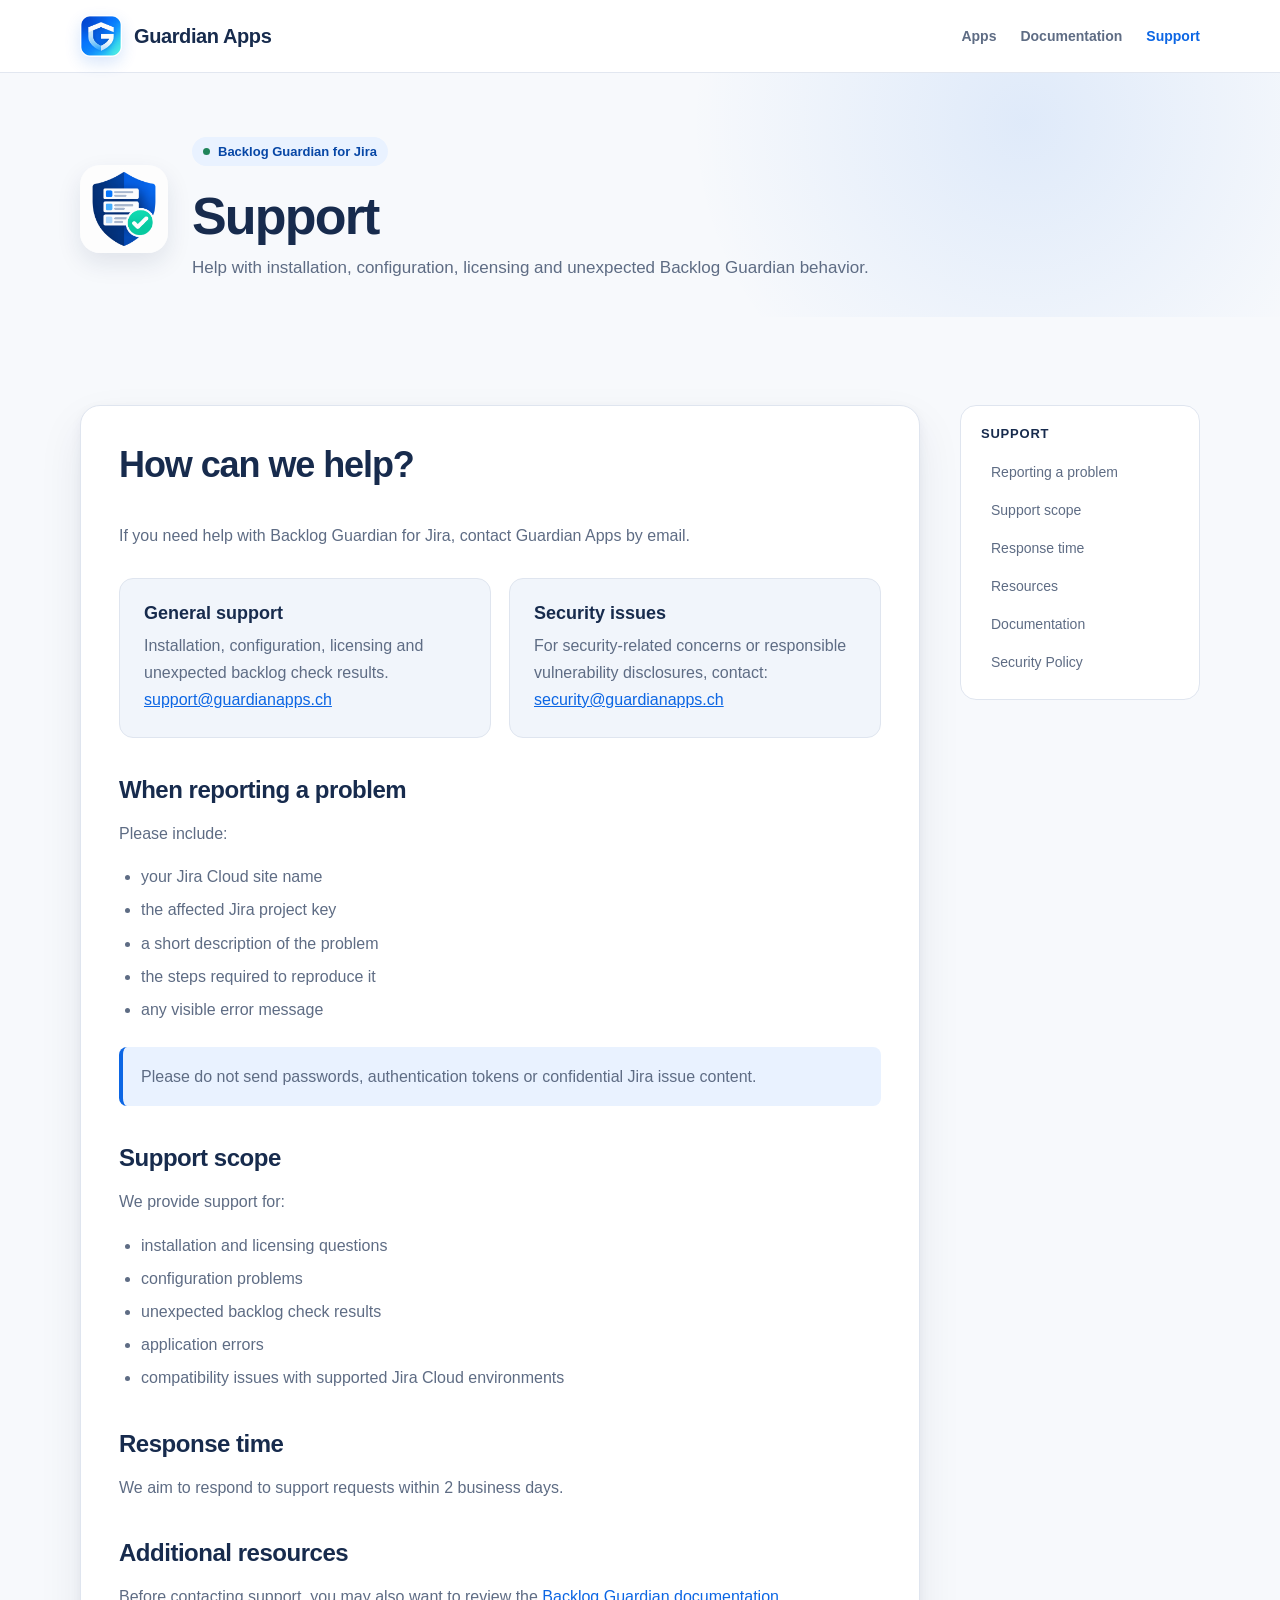
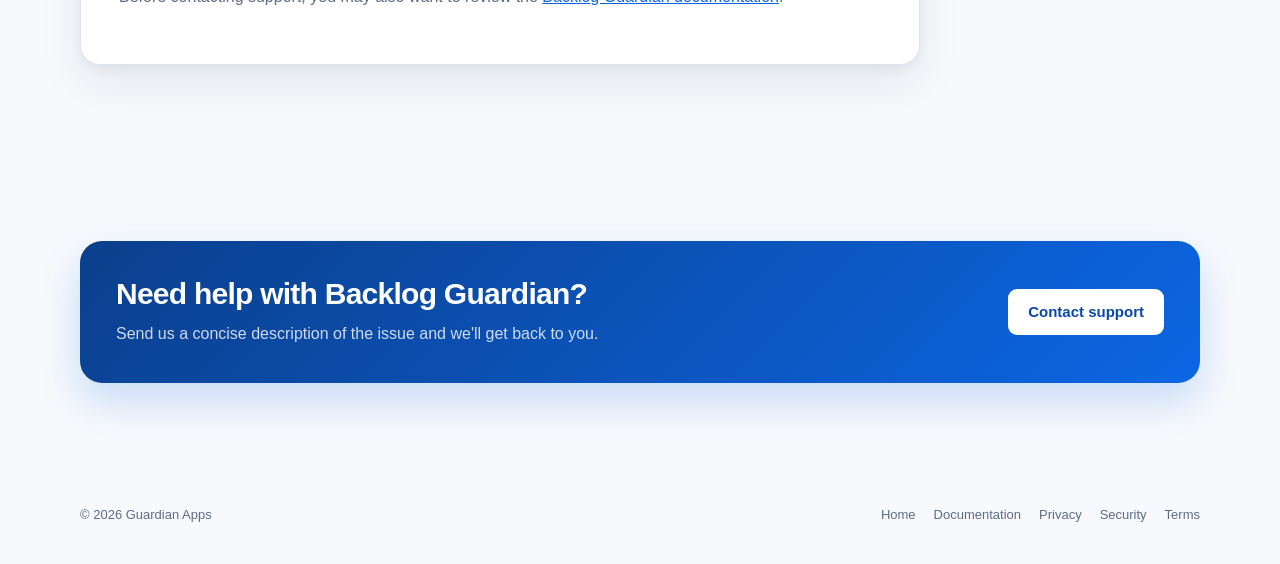
<file: backlog-guardian/support.html>
<!DOCTYPE html>
<html lang="en">
<head>
  <meta charset="UTF-8" />
  <meta name="viewport" content="width=device-width, initial-scale=1.0" />

  <meta
    name="description"
    content="Support for Backlog Guardian for Jira, including installation, configuration, licensing and troubleshooting assistance."
  />

  <title>Support | Backlog Guardian for Jira</title>

  <link rel="stylesheet" href="../assets/styles.css" />
  <link rel="icon" type="image/png" href="../assets/favicon.png" />
</head>

<body>

  <header class="site-header">
    <div class="container nav">

      <a class="brand" href="../index.html">
        <img
          class="brand-logo"
          src="../assets/guardian-apps-logo.png"
          alt="Guardian Apps logo"
        />
        <span>Guardian Apps</span>
      </a>

      <nav class="site-nav">
        <a href="../index.html#apps">Apps</a>
        <a href="./docs.html">Documentation</a>
        <a class="active" href="./support.html">Support</a>
      </nav>

    </div>
  </header>

  <main>

    <section class="page-hero">
      <div class="container page-hero-inner">

        <img
          class="page-hero-logo"
          src="../assets/backlog-guardian-logo.png"
          alt="Backlog Guardian for Jira logo"
        />

        <div>
          <div class="eyebrow">
            <span class="eyebrow-dot"></span>
            Backlog Guardian for Jira
          </div>

          <h1>Support</h1>

          <p>
            Help with installation, configuration, licensing and unexpected
            Backlog Guardian behavior.
          </p>
        </div>

      </div>
    </section>

    <section class="section">
      <div class="container content-layout">

        <article class="content-card">

          <h1>How can we help?</h1>

          <p>
            If you need help with Backlog Guardian for Jira, contact Guardian Apps
            by email.
          </p>

          <div class="support-grid">

            <div class="support-card">
              <h3>General support</h3>

              <p>
                Installation, configuration, licensing and unexpected backlog
                check results.
              </p>

              <p>
                <a href="mailto:support@guardianapps.ch">
                  support@guardianapps.ch
                </a>
              </p>
            </div>

            <div class="support-card">
              <h3>Security issues</h3>

              <p>
                For security-related concerns or responsible vulnerability
                disclosures, contact:
              </p>

              <p>
                <a href="mailto:security@guardianapps.ch">
                  security@guardianapps.ch
                </a>
              </p>
            </div>

          </div>

          <h2 id="reporting">When reporting a problem</h2>

          <p>Please include:</p>

          <ul>
            <li>your Jira Cloud site name</li>
            <li>the affected Jira project key</li>
            <li>a short description of the problem</li>
            <li>the steps required to reproduce it</li>
            <li>any visible error message</li>
          </ul>

          <div class="note">
            <p>
              Please do not send passwords, authentication tokens or confidential
              Jira issue content.
            </p>
          </div>

          <h2 id="scope">Support scope</h2>

          <p>We provide support for:</p>

          <ul>
            <li>installation and licensing questions</li>
            <li>configuration problems</li>
            <li>unexpected backlog check results</li>
            <li>application errors</li>
            <li>compatibility issues with supported Jira Cloud environments</li>
          </ul>

          <h2 id="response-time">Response time</h2>

          <p>
            We aim to respond to support requests within 2 business days.
          </p>

          <h2 id="resources">Additional resources</h2>

          <p>
            Before contacting support, you may also want to review the
            <a href="./docs.html">Backlog Guardian documentation</a>.
          </p>

        </article>

        <aside class="sidebar">

          <p class="sidebar-title">Support</p>

          <div class="sidebar-links">
            <a href="#reporting">Reporting a problem</a>
            <a href="#scope">Support scope</a>
            <a href="#response-time">Response time</a>
            <a href="#resources">Resources</a>
            <a href="./docs.html">Documentation</a>
            <a href="./security.html">Security Policy</a>
          </div>

        </aside>

      </div>
    </section>

    <section class="section">
      <div class="container">

        <div class="contact-card">

          <div>
            <h2>Need help with Backlog Guardian?</h2>

            <p>
              Send us a concise description of the issue and we'll get back to you.
            </p>
          </div>

          <a class="button" href="mailto:support@guardianapps.ch">
            Contact support
          </a>

        </div>

      </div>
    </section>

  </main>

  <footer class="site-footer">
    <div class="container footer-content">
      <div>© 2026 Guardian Apps</div>

      <div class="footer-links">
        <a href="../index.html">Home</a>
        <a href="./docs.html">Documentation</a>
        <a href="./privacy.html">Privacy</a>
        <a href="./security.html">Security</a>
        <a href="./terms.html">Terms</a>
      </div>
    </div>
  </footer>

</body>
</html>
</file>
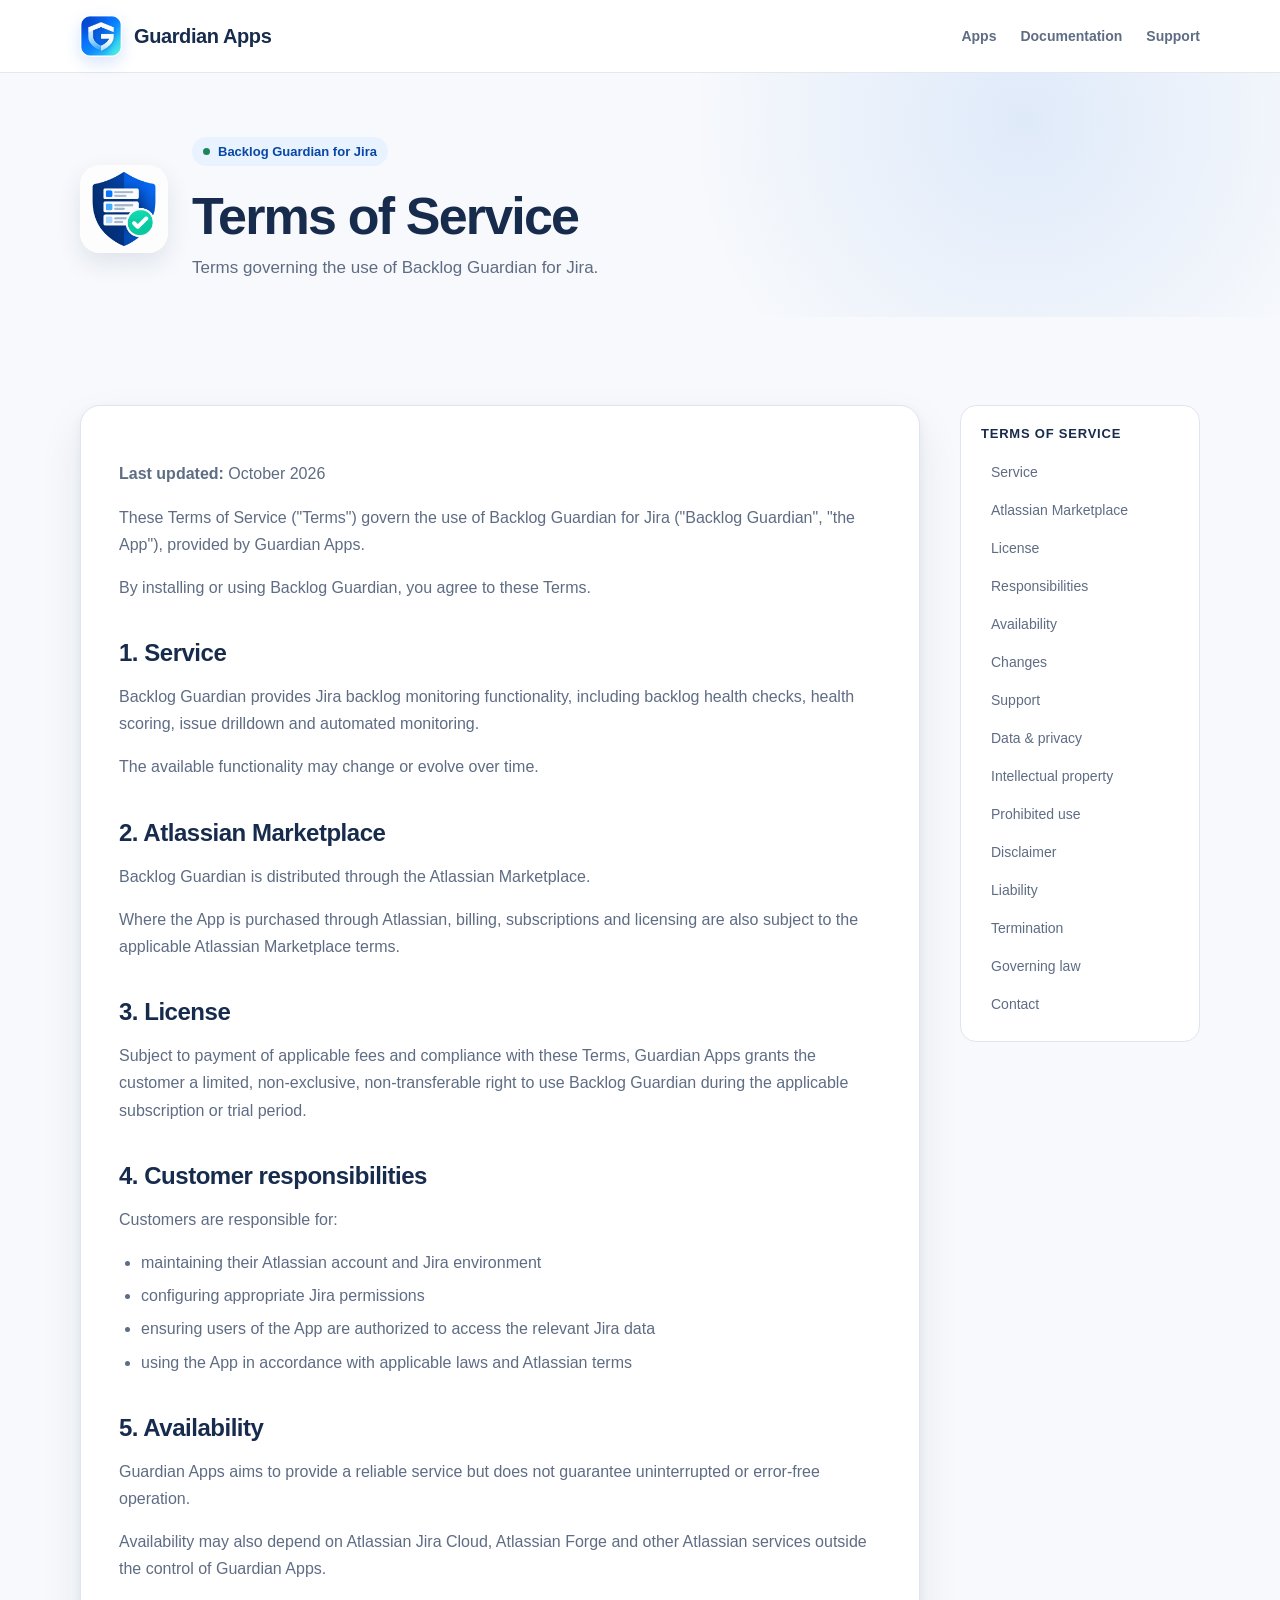
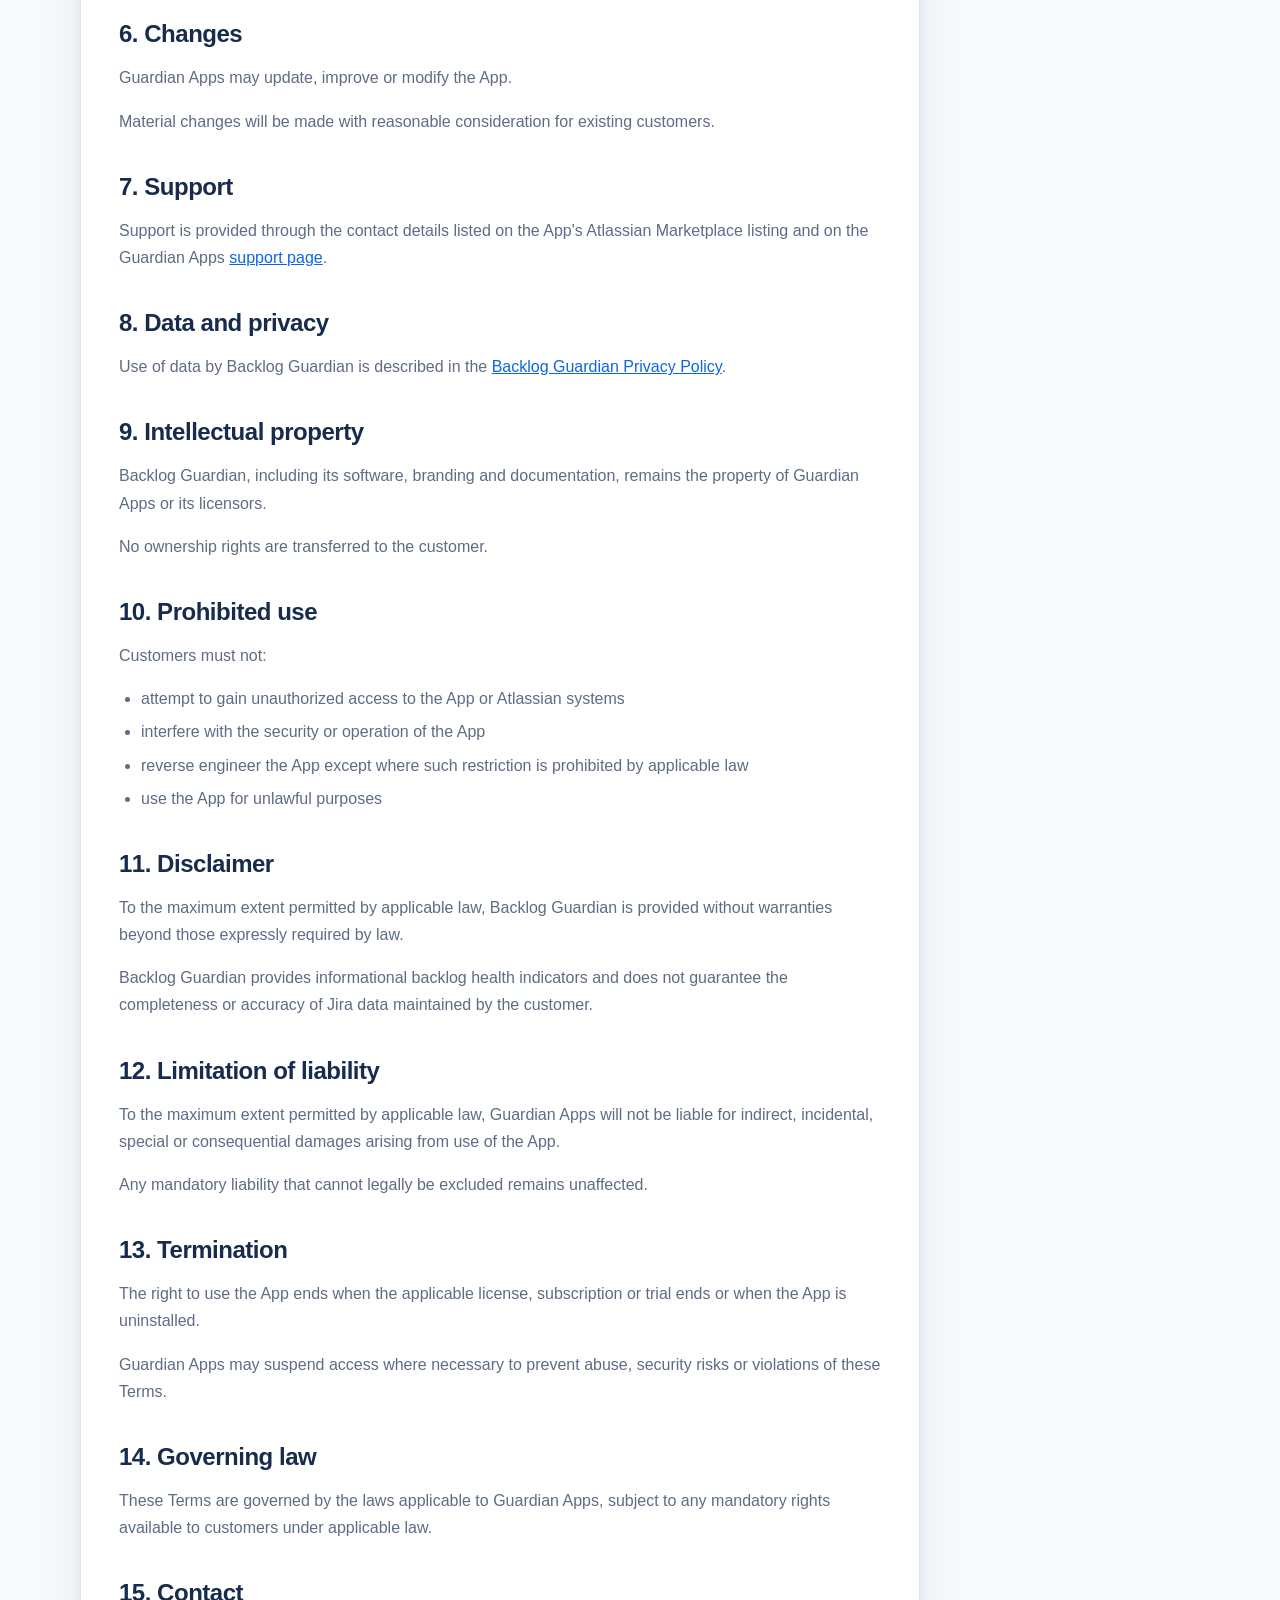
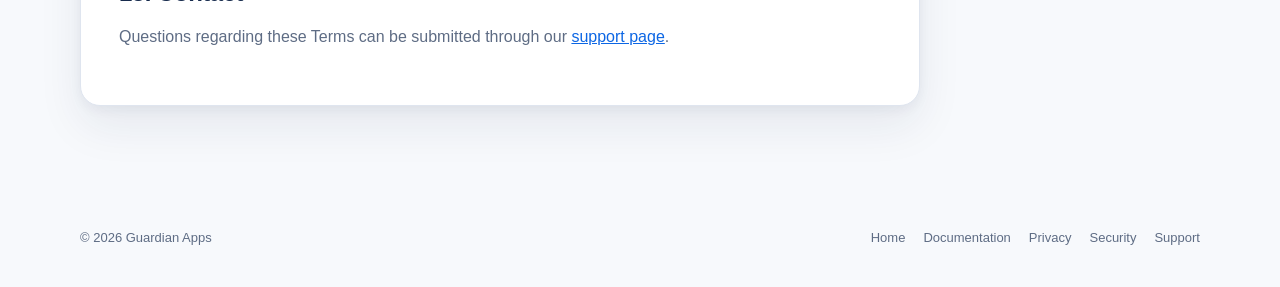
<file: backlog-guardian/terms.html>
<!DOCTYPE html>
<html lang="en">
<head>
  <meta charset="UTF-8" />
  <meta name="viewport" content="width=device-width, initial-scale=1.0" />

  <meta
    name="description"
    content="Terms of Service for Backlog Guardian for Jira by Guardian Apps."
  />

  <title>Terms of Service | Backlog Guardian for Jira</title>

  <link rel="stylesheet" href="../assets/styles.css" />
  <link rel="icon" type="image/png" href="../assets/favicon.png" />
</head>

<body>

  <header class="site-header">
    <div class="container nav">

      <a class="brand" href="../index.html">
        <img
          class="brand-logo"
          src="../assets/guardian-apps-logo.png"
          alt="Guardian Apps logo"
        />
        <span>Guardian Apps</span>
      </a>

      <nav class="site-nav">
        <a href="../index.html#apps">Apps</a>
        <a href="./docs.html">Documentation</a>
        <a href="./support.html">Support</a>
      </nav>

    </div>
  </header>

  <main>

    <section class="page-hero">
      <div class="container page-hero-inner">

        <img
          class="page-hero-logo"
          src="../assets/backlog-guardian-logo.png"
          alt="Backlog Guardian for Jira logo"
        />

        <div>
          <div class="eyebrow">
            <span class="eyebrow-dot"></span>
            Backlog Guardian for Jira
          </div>

          <h1>Terms of Service</h1>

          <p>
            Terms governing the use of Backlog Guardian for Jira.
          </p>
        </div>

      </div>
    </section>

    <section class="section">
      <div class="container content-layout">

        <article class="content-card">

          <p><strong>Last updated:</strong> October 2026</p>

          <p>
            These Terms of Service ("Terms") govern the use of Backlog Guardian for Jira
            ("Backlog Guardian", "the App"), provided by Guardian Apps.
          </p>

          <p>
            By installing or using Backlog Guardian, you agree to these Terms.
          </p>

          <h2 id="service">1. Service</h2>

          <p>
            Backlog Guardian provides Jira backlog monitoring functionality, including backlog
            health checks, health scoring, issue drilldown and automated monitoring.
          </p>

          <p>
            The available functionality may change or evolve over time.
          </p>

          <h2 id="marketplace">2. Atlassian Marketplace</h2>

          <p>
            Backlog Guardian is distributed through the Atlassian Marketplace.
          </p>

          <p>
            Where the App is purchased through Atlassian, billing, subscriptions and licensing
            are also subject to the applicable Atlassian Marketplace terms.
          </p>

          <h2 id="license">3. License</h2>

          <p>
            Subject to payment of applicable fees and compliance with these Terms, Guardian Apps
            grants the customer a limited, non-exclusive, non-transferable right to use Backlog
            Guardian during the applicable subscription or trial period.
          </p>

          <h2 id="responsibilities">4. Customer responsibilities</h2>

          <p>Customers are responsible for:</p>

          <ul>
            <li>maintaining their Atlassian account and Jira environment</li>
            <li>configuring appropriate Jira permissions</li>
            <li>ensuring users of the App are authorized to access the relevant Jira data</li>
            <li>using the App in accordance with applicable laws and Atlassian terms</li>
          </ul>

          <h2 id="availability">5. Availability</h2>

          <p>
            Guardian Apps aims to provide a reliable service but does not guarantee uninterrupted
            or error-free operation.
          </p>

          <p>
            Availability may also depend on Atlassian Jira Cloud, Atlassian Forge and other
            Atlassian services outside the control of Guardian Apps.
          </p>

          <h2 id="changes">6. Changes</h2>

          <p>
            Guardian Apps may update, improve or modify the App.
          </p>

          <p>
            Material changes will be made with reasonable consideration for existing customers.
          </p>

          <h2 id="support">7. Support</h2>

          <p>
            Support is provided through the contact details listed on the App's Atlassian
            Marketplace listing and on the Guardian Apps
            <a href="./support.html">support page</a>.
          </p>

          <h2 id="privacy">8. Data and privacy</h2>

          <p>
            Use of data by Backlog Guardian is described in the
            <a href="./privacy.html">Backlog Guardian Privacy Policy</a>.
          </p>

          <h2 id="intellectual-property">9. Intellectual property</h2>

          <p>
            Backlog Guardian, including its software, branding and documentation, remains the
            property of Guardian Apps or its licensors.
          </p>

          <p>
            No ownership rights are transferred to the customer.
          </p>

          <h2 id="prohibited-use">10. Prohibited use</h2>

          <p>Customers must not:</p>

          <ul>
            <li>attempt to gain unauthorized access to the App or Atlassian systems</li>
            <li>interfere with the security or operation of the App</li>
            <li>
              reverse engineer the App except where such restriction is prohibited by
              applicable law
            </li>
            <li>use the App for unlawful purposes</li>
          </ul>

          <h2 id="disclaimer">11. Disclaimer</h2>

          <p>
            To the maximum extent permitted by applicable law, Backlog Guardian is provided
            without warranties beyond those expressly required by law.
          </p>

          <p>
            Backlog Guardian provides informational backlog health indicators and does not
            guarantee the completeness or accuracy of Jira data maintained by the customer.
          </p>

          <h2 id="liability">12. Limitation of liability</h2>

          <p>
            To the maximum extent permitted by applicable law, Guardian Apps will not be liable
            for indirect, incidental, special or consequential damages arising from use of the App.
          </p>

          <p>
            Any mandatory liability that cannot legally be excluded remains unaffected.
          </p>

          <h2 id="termination">13. Termination</h2>

          <p>
            The right to use the App ends when the applicable license, subscription or trial ends
            or when the App is uninstalled.
          </p>

          <p>
            Guardian Apps may suspend access where necessary to prevent abuse, security risks or
            violations of these Terms.
          </p>

          <h2 id="governing-law">14. Governing law</h2>

          <p>
            These Terms are governed by the laws applicable to Guardian Apps, subject to any
            mandatory rights available to customers under applicable law.
          </p>

          <h2 id="contact">15. Contact</h2>

          <p>
            Questions regarding these Terms can be submitted through our
            <a href="./support.html">support page</a>.
          </p>

        </article>

        <aside class="sidebar">
          <p class="sidebar-title">Terms of Service</p>

          <div class="sidebar-links">
            <a href="#service">Service</a>
            <a href="#marketplace">Atlassian Marketplace</a>
            <a href="#license">License</a>
            <a href="#responsibilities">Responsibilities</a>
            <a href="#availability">Availability</a>
            <a href="#changes">Changes</a>
            <a href="#support">Support</a>
            <a href="#privacy">Data & privacy</a>
            <a href="#intellectual-property">Intellectual property</a>
            <a href="#prohibited-use">Prohibited use</a>
            <a href="#disclaimer">Disclaimer</a>
            <a href="#liability">Liability</a>
            <a href="#termination">Termination</a>
            <a href="#governing-law">Governing law</a>
            <a href="#contact">Contact</a>
          </div>
        </aside>

      </div>
    </section>

  </main>

  <footer class="site-footer">
    <div class="container footer-content">
      <div>© 2026 Guardian Apps</div>

      <div class="footer-links">
        <a href="../index.html">Home</a>
        <a href="./docs.html">Documentation</a>
        <a href="./privacy.html">Privacy</a>
        <a href="./security.html">Security</a>
        <a href="./support.html">Support</a>
      </div>
    </div>
  </footer>

</body>
</html>
</file>
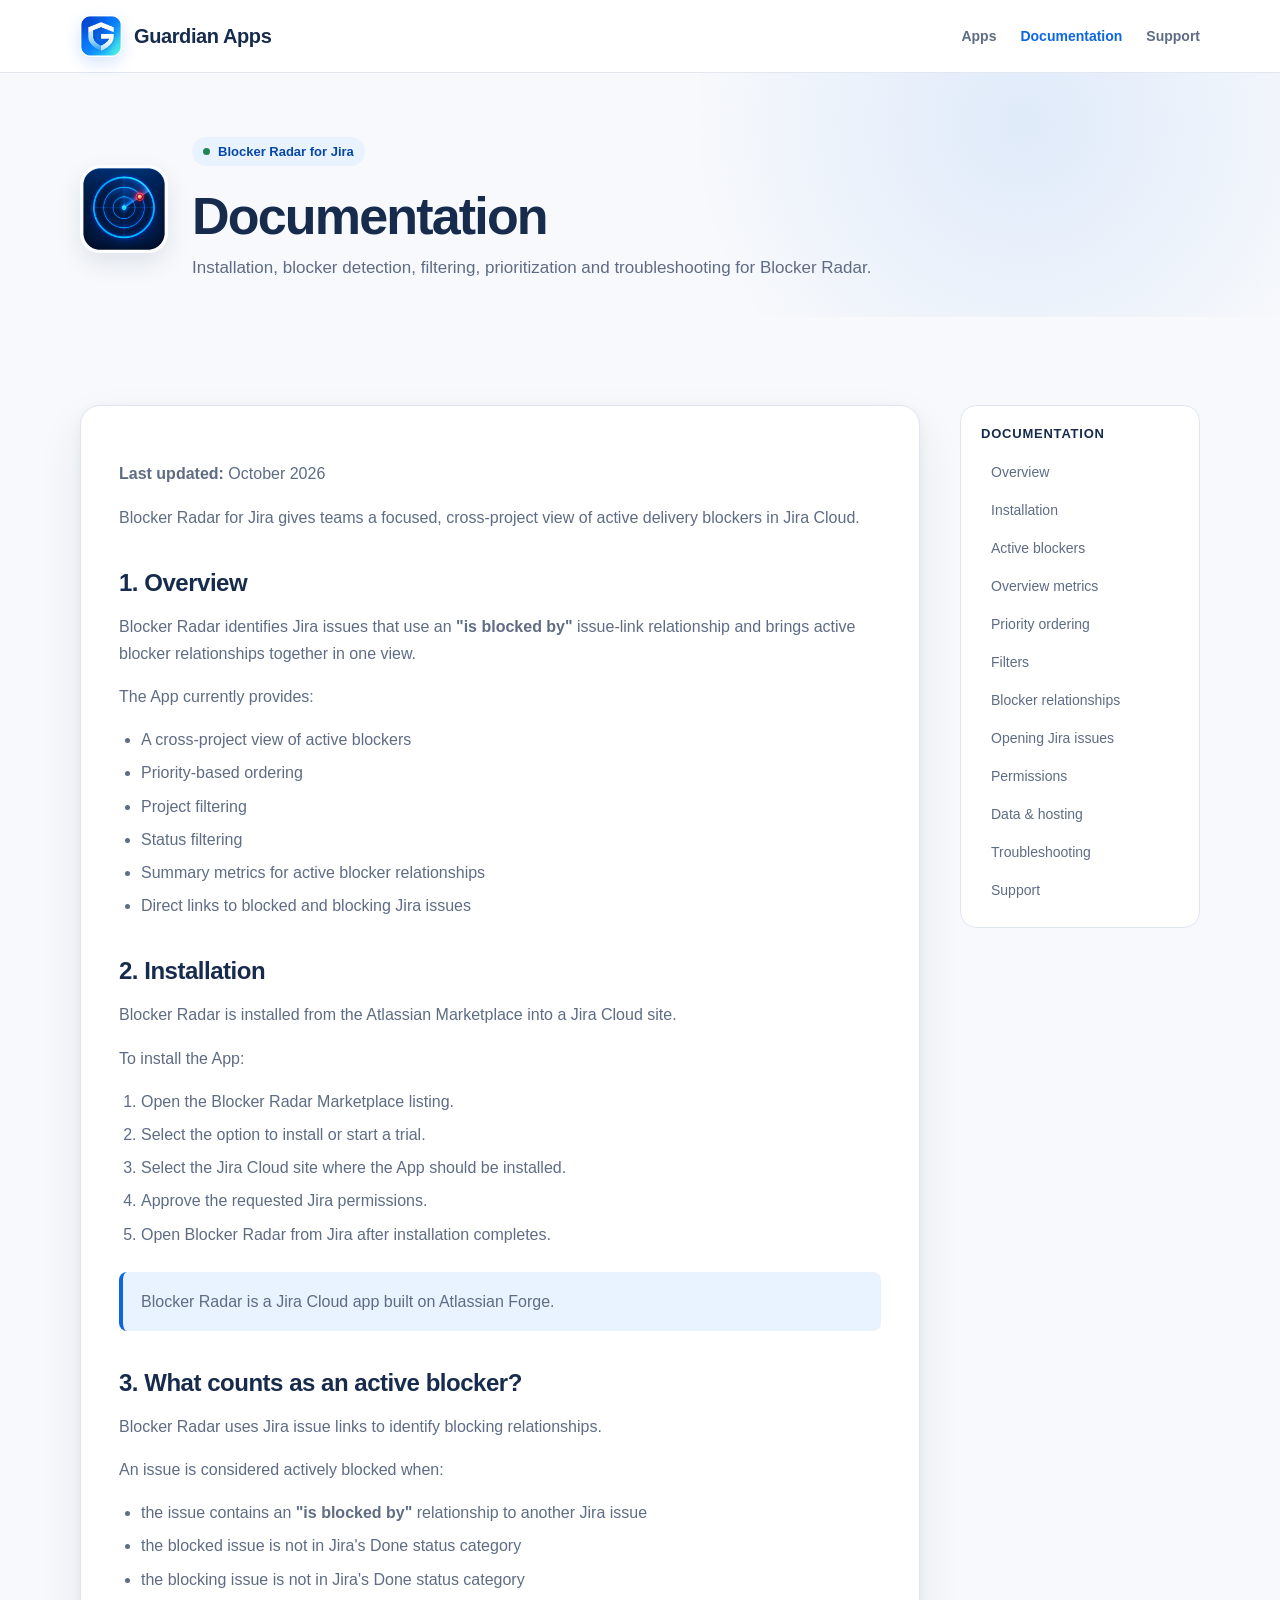
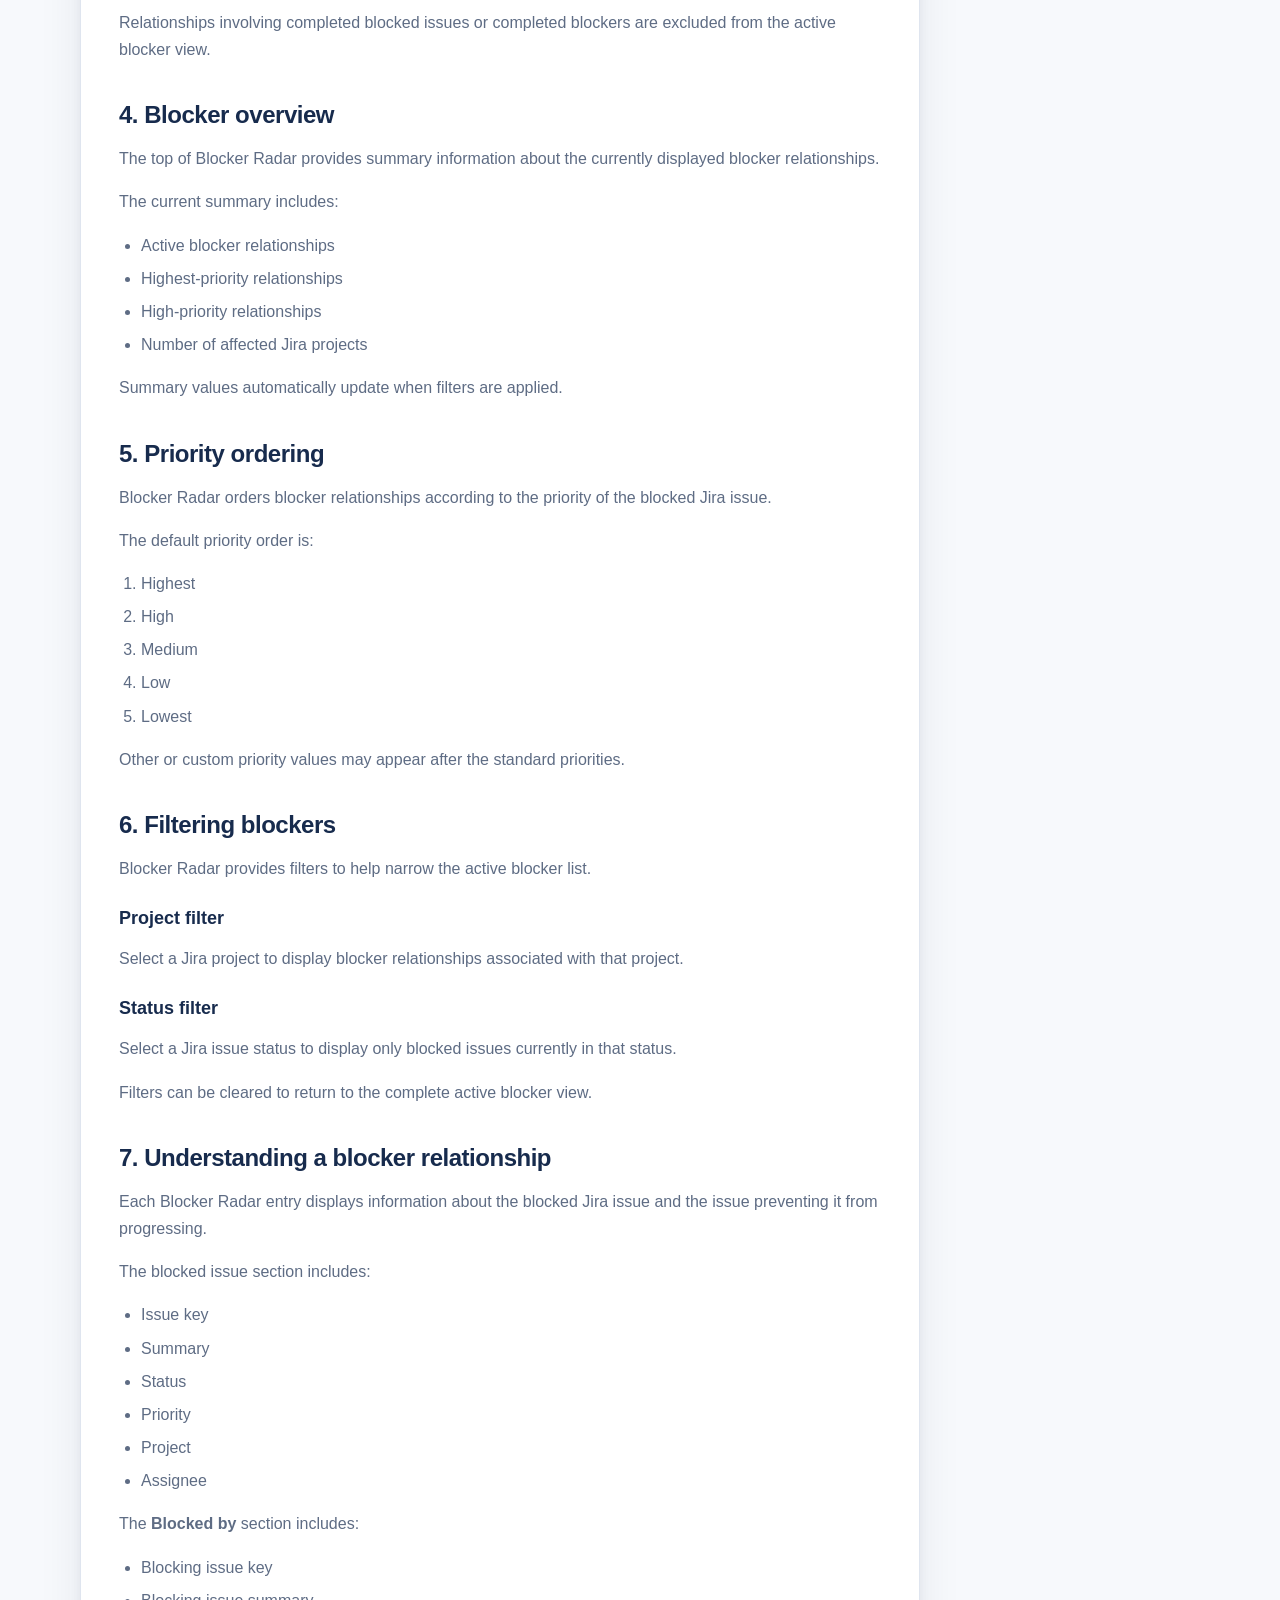
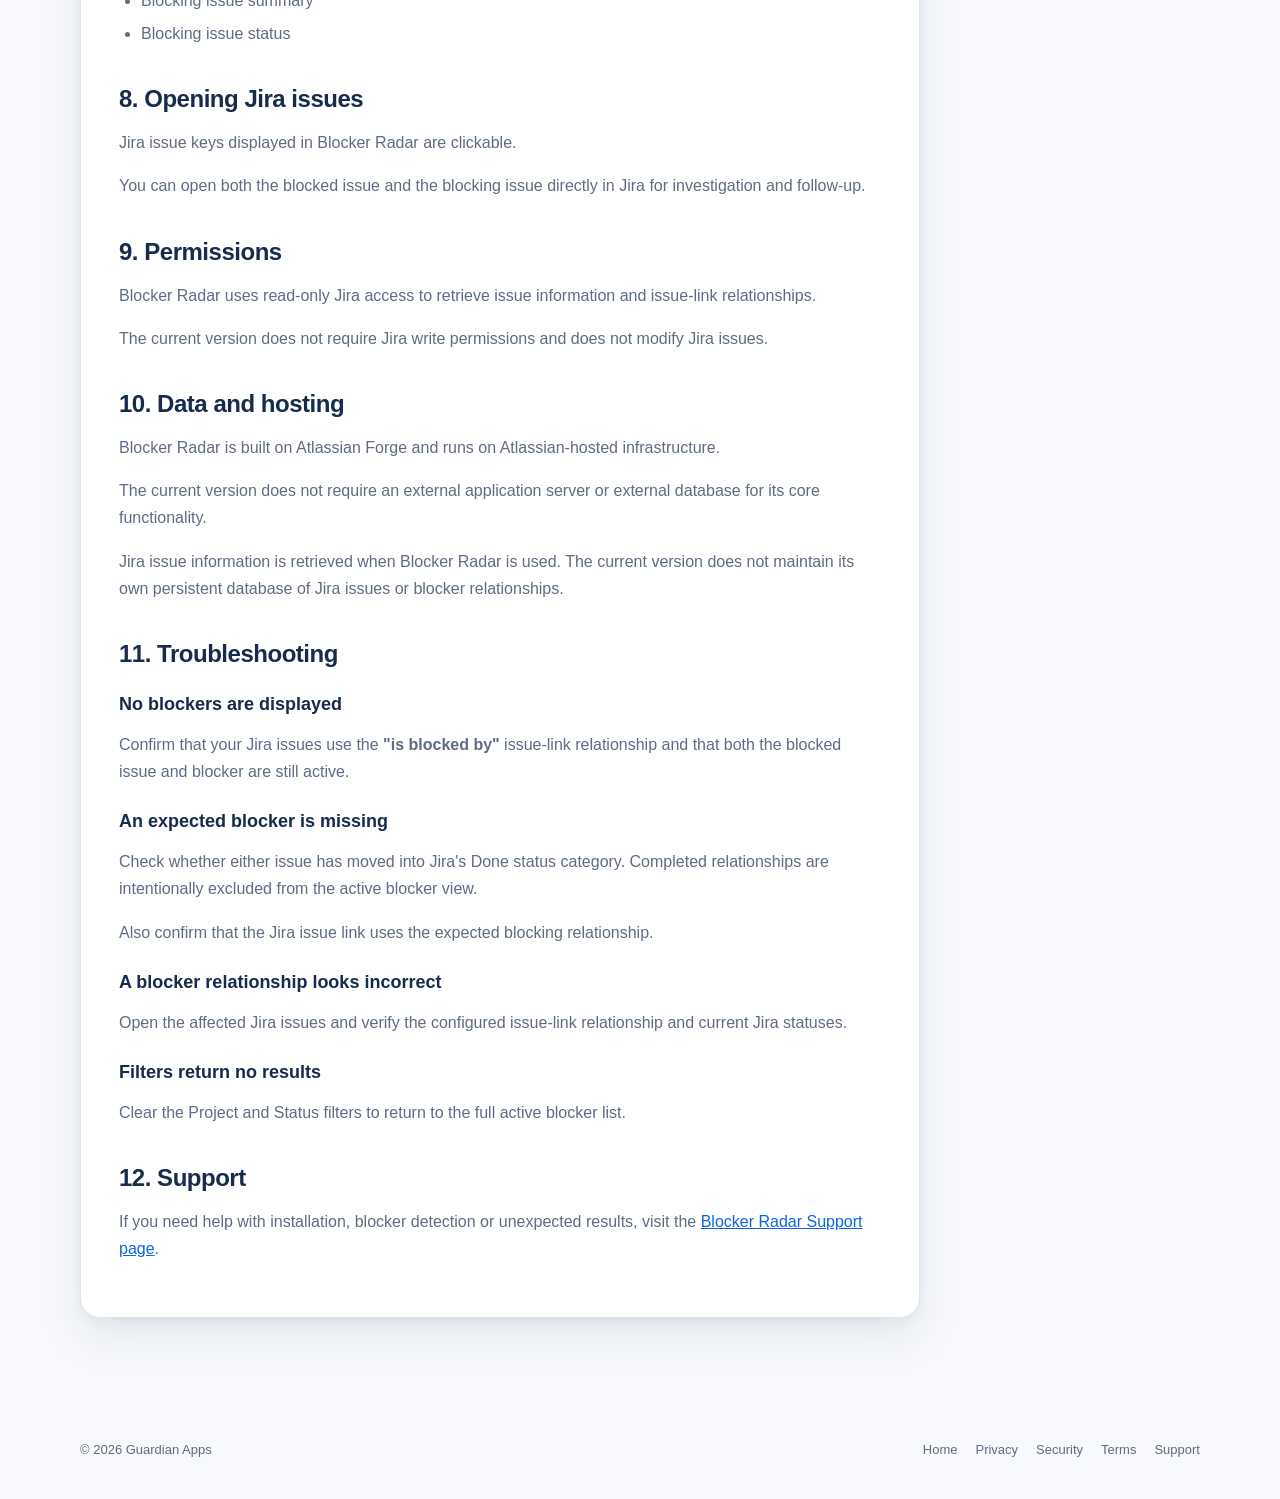
<file: blocker-radar/docs.html>
<!DOCTYPE html>
<html lang="en">
<head>
  <meta charset="UTF-8" />
  <meta name="viewport" content="width=device-width, initial-scale=1.0" />

  <meta
    name="description"
    content="Documentation for Blocker Radar for Jira, including installation, blocker detection, filtering, prioritization and troubleshooting."
  />

  <title>Documentation | Blocker Radar for Jira</title>

  <link rel="stylesheet" href="../assets/styles.css" />
  <link rel="icon" type="image/png" href="../assets/favicon.png" />
</head>

<body>

  <header class="site-header">
    <div class="container nav">

      <a class="brand" href="../index.html">
        <img
          class="brand-logo"
          src="../assets/guardian-apps-logo.png"
          alt="Guardian Apps logo"
        />
        <span>Guardian Apps</span>
      </a>

      <nav class="site-nav">
        <a href="../index.html#apps">Apps</a>
        <a class="active" href="./docs.html">Documentation</a>
        <a href="./support.html">Support</a>
      </nav>

    </div>
  </header>

  <main>

    <section class="page-hero">
      <div class="container page-hero-inner">

        <img
          class="page-hero-logo"
          src="../assets/blocker-radar-logo.png"
          alt="Blocker Radar for Jira logo"
        />

        <div>
          <div class="eyebrow">
            <span class="eyebrow-dot"></span>
            Blocker Radar for Jira
          </div>

          <h1>Documentation</h1>

          <p>
            Installation, blocker detection, filtering, prioritization and
            troubleshooting for Blocker Radar.
          </p>
        </div>

      </div>
    </section>

    <section class="section">
      <div class="container content-layout">

        <article class="content-card">

          <p><strong>Last updated:</strong> October 2026</p>

          <p>
            Blocker Radar for Jira gives teams a focused, cross-project view
            of active delivery blockers in Jira Cloud.
          </p>

          <h2 id="overview">1. Overview</h2>

          <p>
            Blocker Radar identifies Jira issues that use an
            <strong>"is blocked by"</strong> issue-link relationship and brings
            active blocker relationships together in one view.
          </p>

          <p>The App currently provides:</p>

          <ul>
            <li>A cross-project view of active blockers</li>
            <li>Priority-based ordering</li>
            <li>Project filtering</li>
            <li>Status filtering</li>
            <li>Summary metrics for active blocker relationships</li>
            <li>Direct links to blocked and blocking Jira issues</li>
          </ul>

          <h2 id="installation">2. Installation</h2>

          <p>
            Blocker Radar is installed from the Atlassian Marketplace into
            a Jira Cloud site.
          </p>

          <p>To install the App:</p>

          <ol>
            <li>Open the Blocker Radar Marketplace listing.</li>
            <li>Select the option to install or start a trial.</li>
            <li>Select the Jira Cloud site where the App should be installed.</li>
            <li>Approve the requested Jira permissions.</li>
            <li>Open Blocker Radar from Jira after installation completes.</li>
          </ol>

          <div class="note">
            <p>
              Blocker Radar is a Jira Cloud app built on Atlassian Forge.
            </p>
          </div>

          <h2 id="active-blocker">3. What counts as an active blocker?</h2>

          <p>
            Blocker Radar uses Jira issue links to identify blocking
            relationships.
          </p>

          <p>
            An issue is considered actively blocked when:
          </p>

          <ul>
            <li>
              the issue contains an <strong>"is blocked by"</strong>
              relationship to another Jira issue
            </li>
            <li>
              the blocked issue is not in Jira's Done status category
            </li>
            <li>
              the blocking issue is not in Jira's Done status category
            </li>
          </ul>

          <p>
            Relationships involving completed blocked issues or completed
            blockers are excluded from the active blocker view.
          </p>

          <h2 id="dashboard">4. Blocker overview</h2>

          <p>
            The top of Blocker Radar provides summary information about the
            currently displayed blocker relationships.
          </p>

          <p>The current summary includes:</p>

          <ul>
            <li>Active blocker relationships</li>
            <li>Highest-priority relationships</li>
            <li>High-priority relationships</li>
            <li>Number of affected Jira projects</li>
          </ul>

          <p>
            Summary values automatically update when filters are applied.
          </p>

          <h2 id="priority">5. Priority ordering</h2>

          <p>
            Blocker Radar orders blocker relationships according to the
            priority of the blocked Jira issue.
          </p>

          <p>The default priority order is:</p>

          <ol>
            <li>Highest</li>
            <li>High</li>
            <li>Medium</li>
            <li>Low</li>
            <li>Lowest</li>
          </ol>

          <p>
            Other or custom priority values may appear after the standard
            priorities.
          </p>

          <h2 id="filters">6. Filtering blockers</h2>

          <p>
            Blocker Radar provides filters to help narrow the active blocker
            list.
          </p>

          <h3>Project filter</h3>

          <p>
            Select a Jira project to display blocker relationships associated
            with that project.
          </p>

          <h3>Status filter</h3>

          <p>
            Select a Jira issue status to display only blocked issues currently
            in that status.
          </p>

          <p>
            Filters can be cleared to return to the complete active blocker
            view.
          </p>

          <h2 id="relationships">7. Understanding a blocker relationship</h2>

          <p>
            Each Blocker Radar entry displays information about the blocked
            Jira issue and the issue preventing it from progressing.
          </p>

          <p>The blocked issue section includes:</p>

          <ul>
            <li>Issue key</li>
            <li>Summary</li>
            <li>Status</li>
            <li>Priority</li>
            <li>Project</li>
            <li>Assignee</li>
          </ul>

          <p>The <strong>Blocked by</strong> section includes:</p>

          <ul>
            <li>Blocking issue key</li>
            <li>Blocking issue summary</li>
            <li>Blocking issue status</li>
          </ul>

          <h2 id="jira-links">8. Opening Jira issues</h2>

          <p>
            Jira issue keys displayed in Blocker Radar are clickable.
          </p>

          <p>
            You can open both the blocked issue and the blocking issue directly
            in Jira for investigation and follow-up.
          </p>

          <h2 id="permissions">9. Permissions</h2>

          <p>
            Blocker Radar uses read-only Jira access to retrieve issue
            information and issue-link relationships.
          </p>

          <p>
            The current version does not require Jira write permissions and
            does not modify Jira issues.
          </p>

          <h2 id="data-hosting">10. Data and hosting</h2>

          <p>
            Blocker Radar is built on Atlassian Forge and runs on
            Atlassian-hosted infrastructure.
          </p>

          <p>
            The current version does not require an external application server
            or external database for its core functionality.
          </p>

          <p>
            Jira issue information is retrieved when Blocker Radar is used.
            The current version does not maintain its own persistent database
            of Jira issues or blocker relationships.
          </p>

          <h2 id="troubleshooting">11. Troubleshooting</h2>

          <h3>No blockers are displayed</h3>

          <p>
            Confirm that your Jira issues use the
            <strong>"is blocked by"</strong> issue-link relationship and that
            both the blocked issue and blocker are still active.
          </p>

          <h3>An expected blocker is missing</h3>

          <p>
            Check whether either issue has moved into Jira's Done status
            category. Completed relationships are intentionally excluded from
            the active blocker view.
          </p>

          <p>
            Also confirm that the Jira issue link uses the expected blocking
            relationship.
          </p>

          <h3>A blocker relationship looks incorrect</h3>

          <p>
            Open the affected Jira issues and verify the configured issue-link
            relationship and current Jira statuses.
          </p>

          <h3>Filters return no results</h3>

          <p>
            Clear the Project and Status filters to return to the full active
            blocker list.
          </p>

          <h2 id="support">12. Support</h2>

          <p>
            If you need help with installation, blocker detection or unexpected
            results, visit the
            <a href="./support.html">Blocker Radar Support page</a>.
          </p>

        </article>

        <aside class="sidebar">

          <p class="sidebar-title">Documentation</p>

          <div class="sidebar-links">
            <a href="#overview">Overview</a>
            <a href="#installation">Installation</a>
            <a href="#active-blocker">Active blockers</a>
            <a href="#dashboard">Overview metrics</a>
            <a href="#priority">Priority ordering</a>
            <a href="#filters">Filters</a>
            <a href="#relationships">Blocker relationships</a>
            <a href="#jira-links">Opening Jira issues</a>
            <a href="#permissions">Permissions</a>
            <a href="#data-hosting">Data & hosting</a>
            <a href="#troubleshooting">Troubleshooting</a>
            <a href="#support">Support</a>
          </div>

        </aside>

      </div>
    </section>

  </main>

  <footer class="site-footer">
    <div class="container footer-content">
      <div>&copy; 2026 Guardian Apps</div>

      <div class="footer-links">
        <a href="../index.html">Home</a>
        <a href="./privacy.html">Privacy</a>
        <a href="./security.html">Security</a>
        <a href="./terms.html">Terms</a>
        <a href="./support.html">Support</a>
      </div>
    </div>
  </footer>

</body>
</html>
</file>
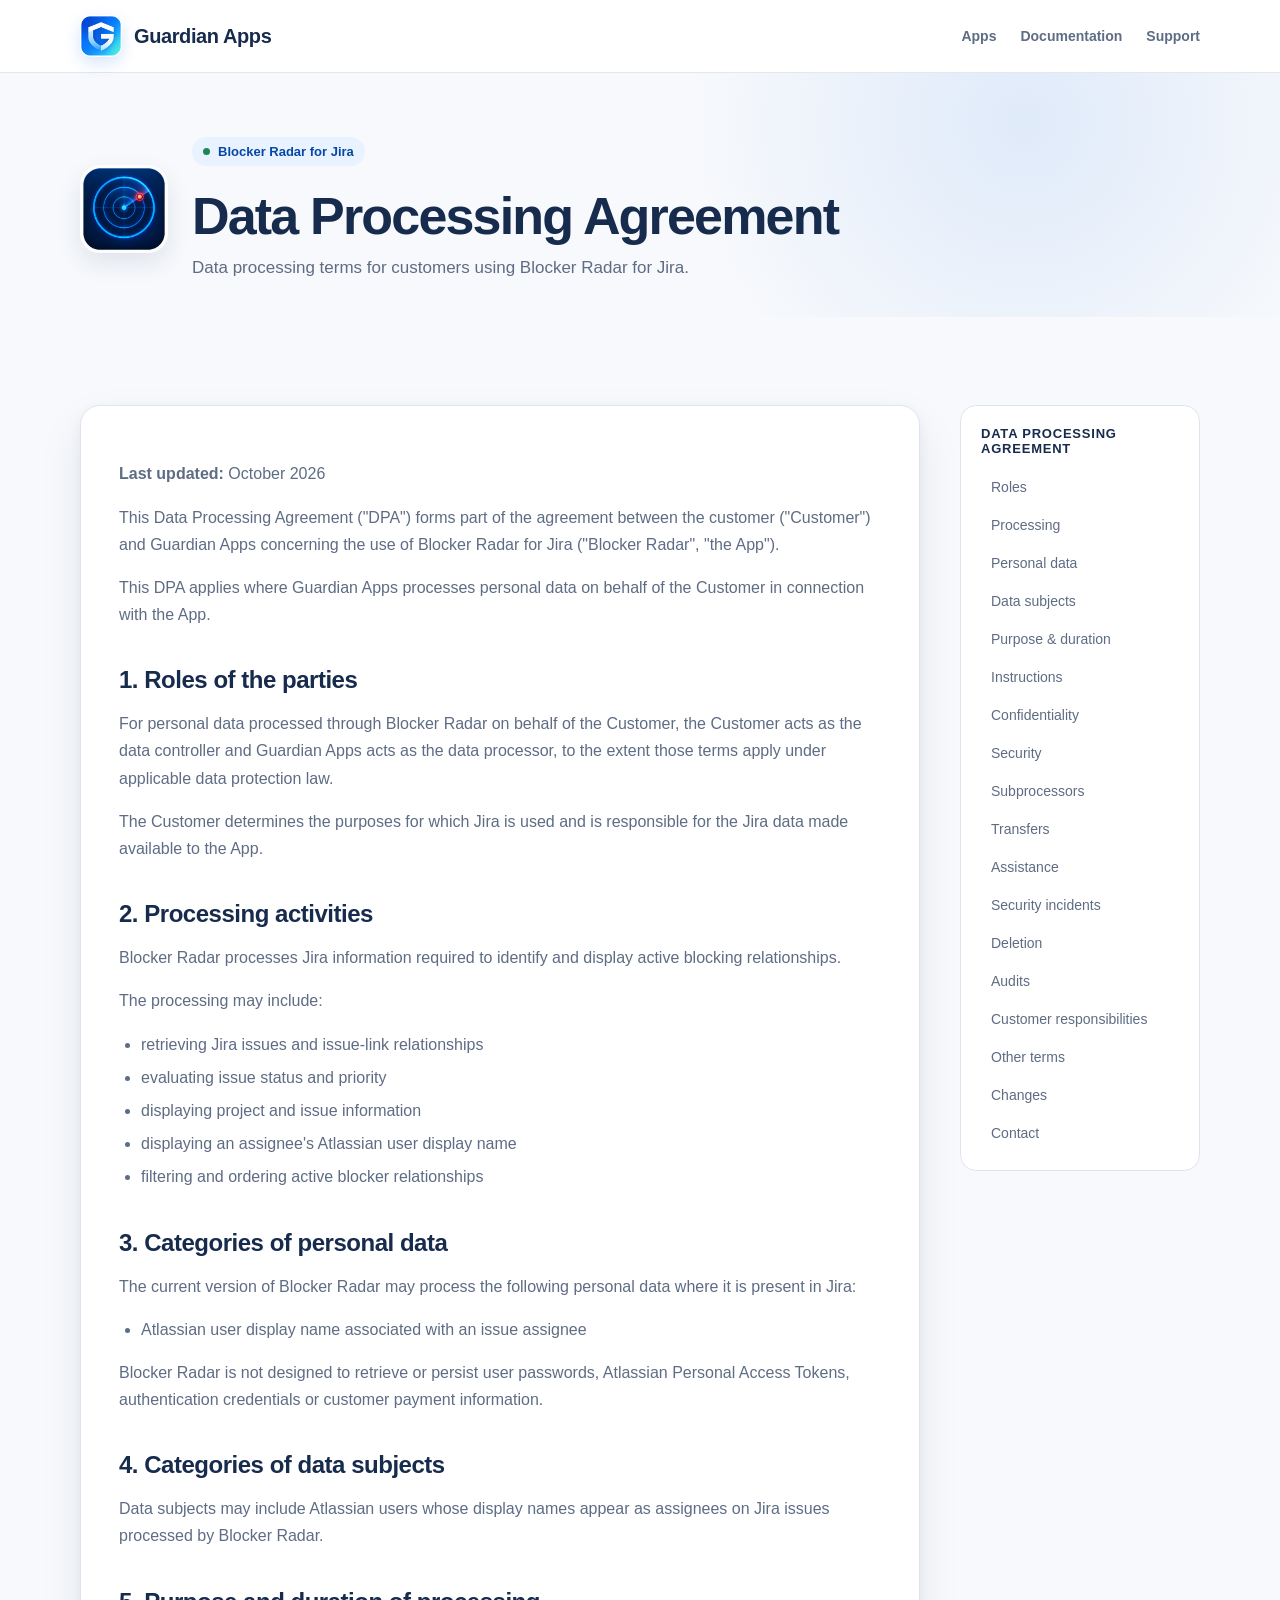
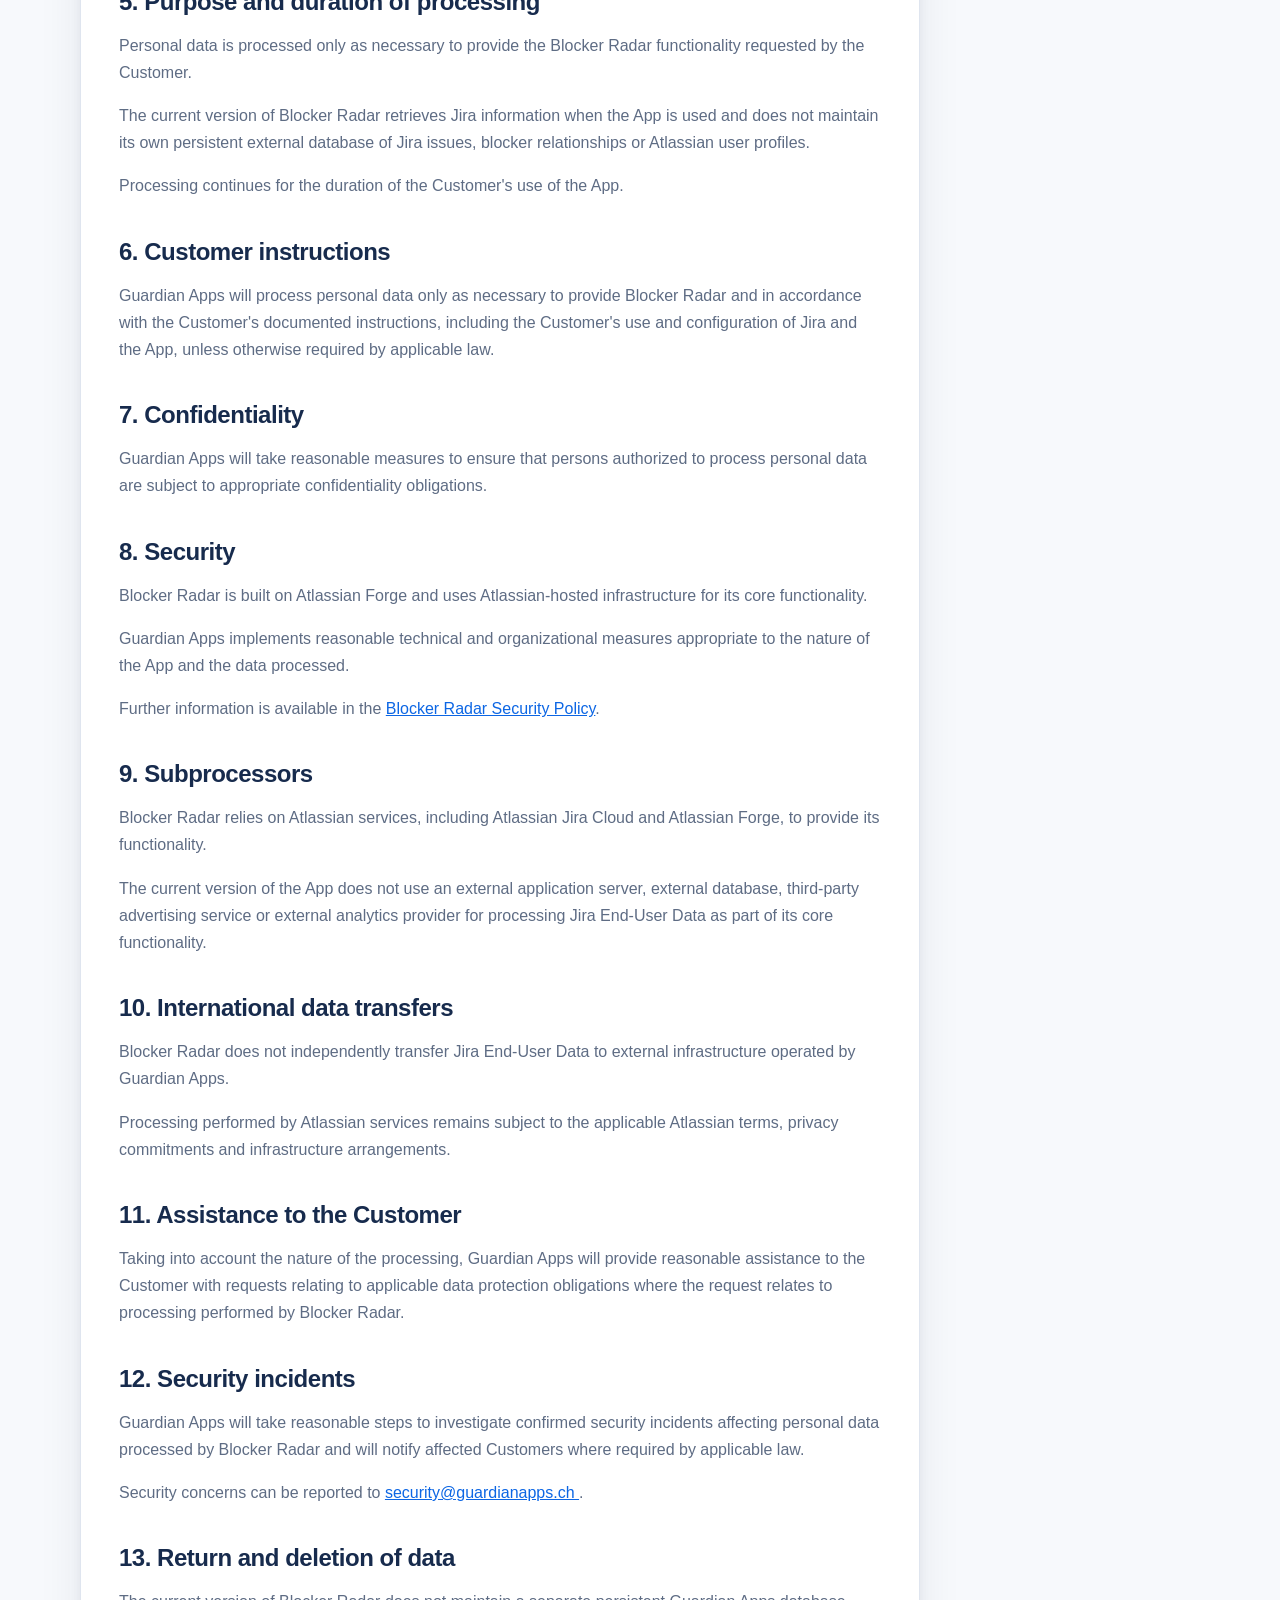
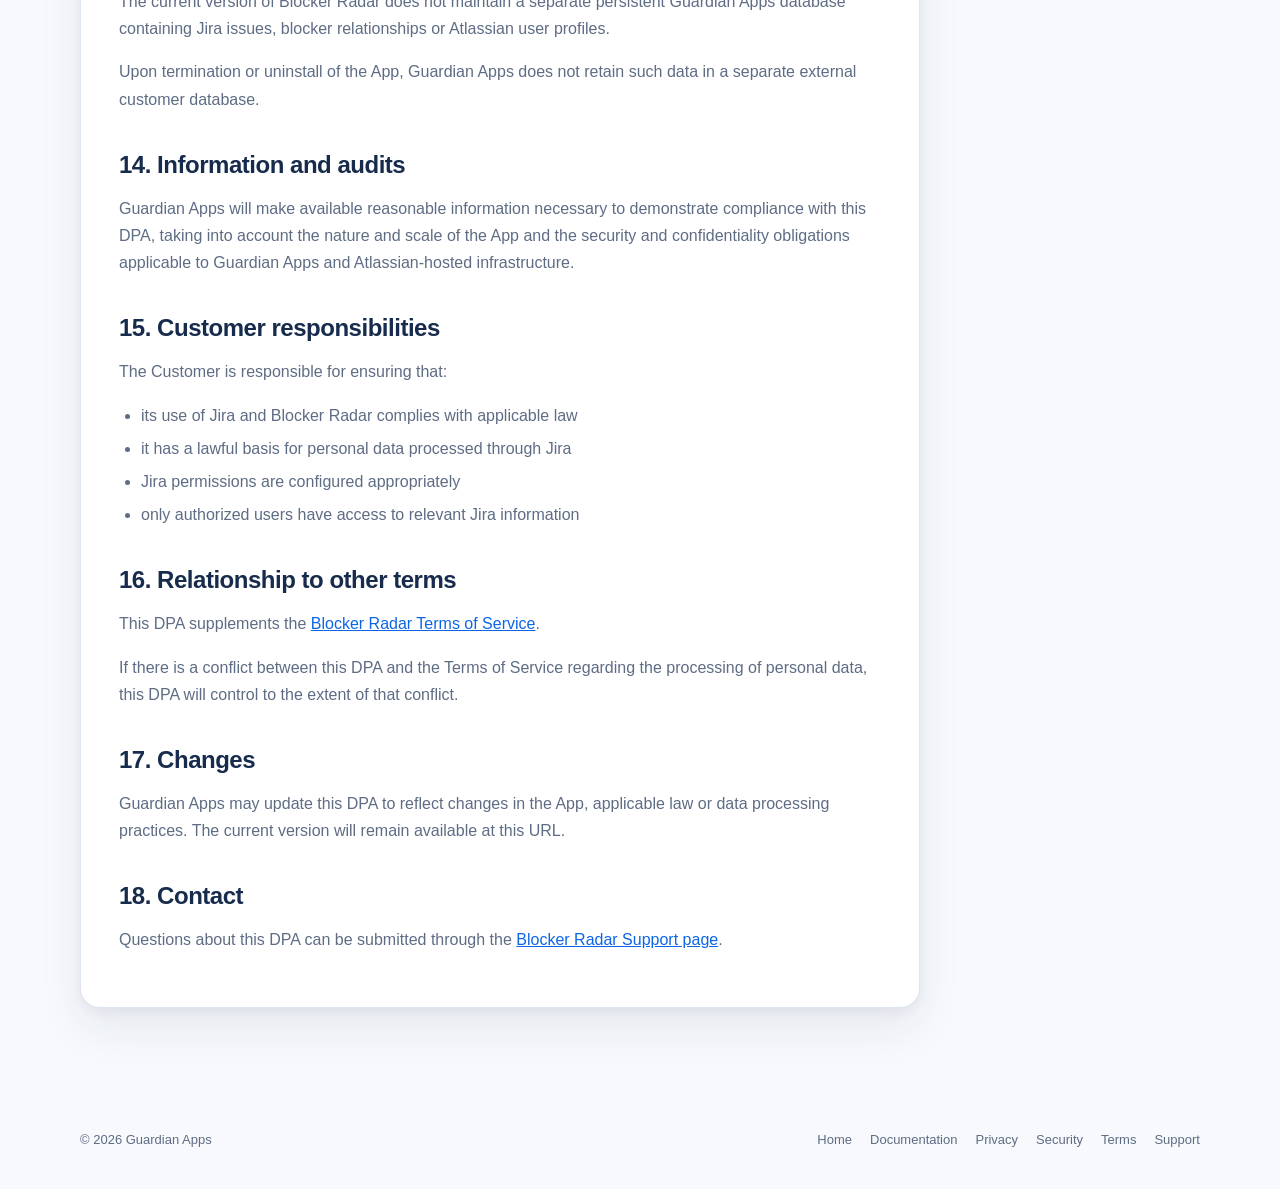
<file: blocker-radar/dpa.html>
<!DOCTYPE html>
<html lang="en">
<head>
  <meta charset="UTF-8" />
  <meta name="viewport" content="width=device-width, initial-scale=1.0" />

  <meta
    name="description"
    content="Data Processing Agreement for Blocker Radar for Jira by Guardian Apps."
  />

  <title>Data Processing Agreement | Blocker Radar for Jira</title>

  <link rel="stylesheet" href="../assets/styles.css" />
  <link rel="icon" type="image/png" href="../assets/favicon.png" />
</head>

<body>

  <header class="site-header">
    <div class="container nav">

      <a class="brand" href="../index.html">
        <img
          class="brand-logo"
          src="../assets/guardian-apps-logo.png"
          alt="Guardian Apps logo"
        />
        <span>Guardian Apps</span>
      </a>

      <nav class="site-nav">
        <a href="../index.html#apps">Apps</a>
        <a href="./docs.html">Documentation</a>
        <a href="./support.html">Support</a>
      </nav>

    </div>
  </header>

  <main>

    <section class="page-hero">
      <div class="container page-hero-inner">

        <img
          class="page-hero-logo"
          src="../assets/blocker-radar-logo.png"
          alt="Blocker Radar for Jira logo"
        />

        <div>
          <div class="eyebrow">
            <span class="eyebrow-dot"></span>
            Blocker Radar for Jira
          </div>

          <h1>Data Processing Agreement</h1>

          <p>
            Data processing terms for customers using Blocker Radar for Jira.
          </p>
        </div>

      </div>
    </section>

    <section class="section">
      <div class="container content-layout">

        <article class="content-card">

          <p><strong>Last updated:</strong> October 2026</p>

          <p>
            This Data Processing Agreement ("DPA") forms part of the agreement
            between the customer ("Customer") and Guardian Apps concerning the
            use of Blocker Radar for Jira ("Blocker Radar", "the App").
          </p>

          <p>
            This DPA applies where Guardian Apps processes personal data on
            behalf of the Customer in connection with the App.
          </p>

          <h2 id="roles">1. Roles of the parties</h2>

          <p>
            For personal data processed through Blocker Radar on behalf of the
            Customer, the Customer acts as the data controller and Guardian Apps
            acts as the data processor, to the extent those terms apply under
            applicable data protection law.
          </p>

          <p>
            The Customer determines the purposes for which Jira is used and is
            responsible for the Jira data made available to the App.
          </p>

          <h2 id="processing">2. Processing activities</h2>

          <p>
            Blocker Radar processes Jira information required to identify and
            display active blocking relationships.
          </p>

          <p>
            The processing may include:
          </p>

          <ul>
            <li>retrieving Jira issues and issue-link relationships</li>
            <li>evaluating issue status and priority</li>
            <li>displaying project and issue information</li>
            <li>displaying an assignee's Atlassian user display name</li>
            <li>filtering and ordering active blocker relationships</li>
          </ul>

          <h2 id="data">3. Categories of personal data</h2>

          <p>
            The current version of Blocker Radar may process the following
            personal data where it is present in Jira:
          </p>

          <ul>
            <li>Atlassian user display name associated with an issue assignee</li>
          </ul>

          <p>
            Blocker Radar is not designed to retrieve or persist user passwords,
            Atlassian Personal Access Tokens, authentication credentials or
            customer payment information.
          </p>

          <h2 id="subjects">4. Categories of data subjects</h2>

          <p>
            Data subjects may include Atlassian users whose display names appear
            as assignees on Jira issues processed by Blocker Radar.
          </p>

          <h2 id="purpose">5. Purpose and duration of processing</h2>

          <p>
            Personal data is processed only as necessary to provide the Blocker
            Radar functionality requested by the Customer.
          </p>

          <p>
            The current version of Blocker Radar retrieves Jira information when
            the App is used and does not maintain its own persistent external
            database of Jira issues, blocker relationships or Atlassian user
            profiles.
          </p>

          <p>
            Processing continues for the duration of the Customer's use of the
            App.
          </p>

          <h2 id="instructions">6. Customer instructions</h2>

          <p>
            Guardian Apps will process personal data only as necessary to provide
            Blocker Radar and in accordance with the Customer's documented
            instructions, including the Customer's use and configuration of Jira
            and the App, unless otherwise required by applicable law.
          </p>

          <h2 id="confidentiality">7. Confidentiality</h2>

          <p>
            Guardian Apps will take reasonable measures to ensure that persons
            authorized to process personal data are subject to appropriate
            confidentiality obligations.
          </p>

          <h2 id="security">8. Security</h2>

          <p>
            Blocker Radar is built on Atlassian Forge and uses Atlassian-hosted
            infrastructure for its core functionality.
          </p>

          <p>
            Guardian Apps implements reasonable technical and organizational
            measures appropriate to the nature of the App and the data processed.
          </p>

          <p>
            Further information is available in the
            <a href="./security.html">Blocker Radar Security Policy</a>.
          </p>

          <h2 id="subprocessors">9. Subprocessors</h2>

          <p>
            Blocker Radar relies on Atlassian services, including Atlassian Jira
            Cloud and Atlassian Forge, to provide its functionality.
          </p>

          <p>
            The current version of the App does not use an external application
            server, external database, third-party advertising service or
            external analytics provider for processing Jira End-User Data as
            part of its core functionality.
          </p>

          <h2 id="transfers">10. International data transfers</h2>

          <p>
            Blocker Radar does not independently transfer Jira End-User Data to
            external infrastructure operated by Guardian Apps.
          </p>

          <p>
            Processing performed by Atlassian services remains subject to the
            applicable Atlassian terms, privacy commitments and infrastructure
            arrangements.
          </p>

          <h2 id="assistance">11. Assistance to the Customer</h2>

          <p>
            Taking into account the nature of the processing, Guardian Apps will
            provide reasonable assistance to the Customer with requests relating
            to applicable data protection obligations where the request relates
            to processing performed by Blocker Radar.
          </p>

          <h2 id="incidents">12. Security incidents</h2>

          <p>
            Guardian Apps will take reasonable steps to investigate confirmed
            security incidents affecting personal data processed by Blocker
            Radar and will notify affected Customers where required by applicable
            law.
          </p>

          <p>
            Security concerns can be reported to
            <a href="mailto:security@guardianapps.ch">
              security@guardianapps.ch
            </a>.
          </p>

          <h2 id="deletion">13. Return and deletion of data</h2>

          <p>
            The current version of Blocker Radar does not maintain a separate
            persistent Guardian Apps database containing Jira issues, blocker
            relationships or Atlassian user profiles.
          </p>

          <p>
            Upon termination or uninstall of the App, Guardian Apps does not
            retain such data in a separate external customer database.
          </p>

          <h2 id="audit">14. Information and audits</h2>

          <p>
            Guardian Apps will make available reasonable information necessary
            to demonstrate compliance with this DPA, taking into account the
            nature and scale of the App and the security and confidentiality
            obligations applicable to Guardian Apps and Atlassian-hosted
            infrastructure.
          </p>

          <h2 id="customer">15. Customer responsibilities</h2>

          <p>
            The Customer is responsible for ensuring that:
          </p>

          <ul>
            <li>its use of Jira and Blocker Radar complies with applicable law</li>
            <li>it has a lawful basis for personal data processed through Jira</li>
            <li>Jira permissions are configured appropriately</li>
            <li>only authorized users have access to relevant Jira information</li>
          </ul>

          <h2 id="precedence">16. Relationship to other terms</h2>

          <p>
            This DPA supplements the
            <a href="./terms.html">Blocker Radar Terms of Service</a>.
          </p>

          <p>
            If there is a conflict between this DPA and the Terms of Service
            regarding the processing of personal data, this DPA will control to
            the extent of that conflict.
          </p>

          <h2 id="changes">17. Changes</h2>

          <p>
            Guardian Apps may update this DPA to reflect changes in the App,
            applicable law or data processing practices. The current version will
            remain available at this URL.
          </p>

          <h2 id="contact">18. Contact</h2>

          <p>
            Questions about this DPA can be submitted through the
            <a href="./support.html">Blocker Radar Support page</a>.
          </p>

        </article>

        <aside class="sidebar">

          <p class="sidebar-title">Data Processing Agreement</p>

          <div class="sidebar-links">
            <a href="#roles">Roles</a>
            <a href="#processing">Processing</a>
            <a href="#data">Personal data</a>
            <a href="#subjects">Data subjects</a>
            <a href="#purpose">Purpose & duration</a>
            <a href="#instructions">Instructions</a>
            <a href="#confidentiality">Confidentiality</a>
            <a href="#security">Security</a>
            <a href="#subprocessors">Subprocessors</a>
            <a href="#transfers">Transfers</a>
            <a href="#assistance">Assistance</a>
            <a href="#incidents">Security incidents</a>
            <a href="#deletion">Deletion</a>
            <a href="#audit">Audits</a>
            <a href="#customer">Customer responsibilities</a>
            <a href="#precedence">Other terms</a>
            <a href="#changes">Changes</a>
            <a href="#contact">Contact</a>
          </div>

        </aside>

      </div>
    </section>

  </main>

  <footer class="site-footer">
    <div class="container footer-content">
      <div>&copy; 2026 Guardian Apps</div>

      <div class="footer-links">
        <a href="../index.html">Home</a>
        <a href="./docs.html">Documentation</a>
        <a href="./privacy.html">Privacy</a>
        <a href="./security.html">Security</a>
        <a href="./terms.html">Terms</a>
        <a href="./support.html">Support</a>
      </div>
    </div>
  </footer>

</body>
</html>
</file>
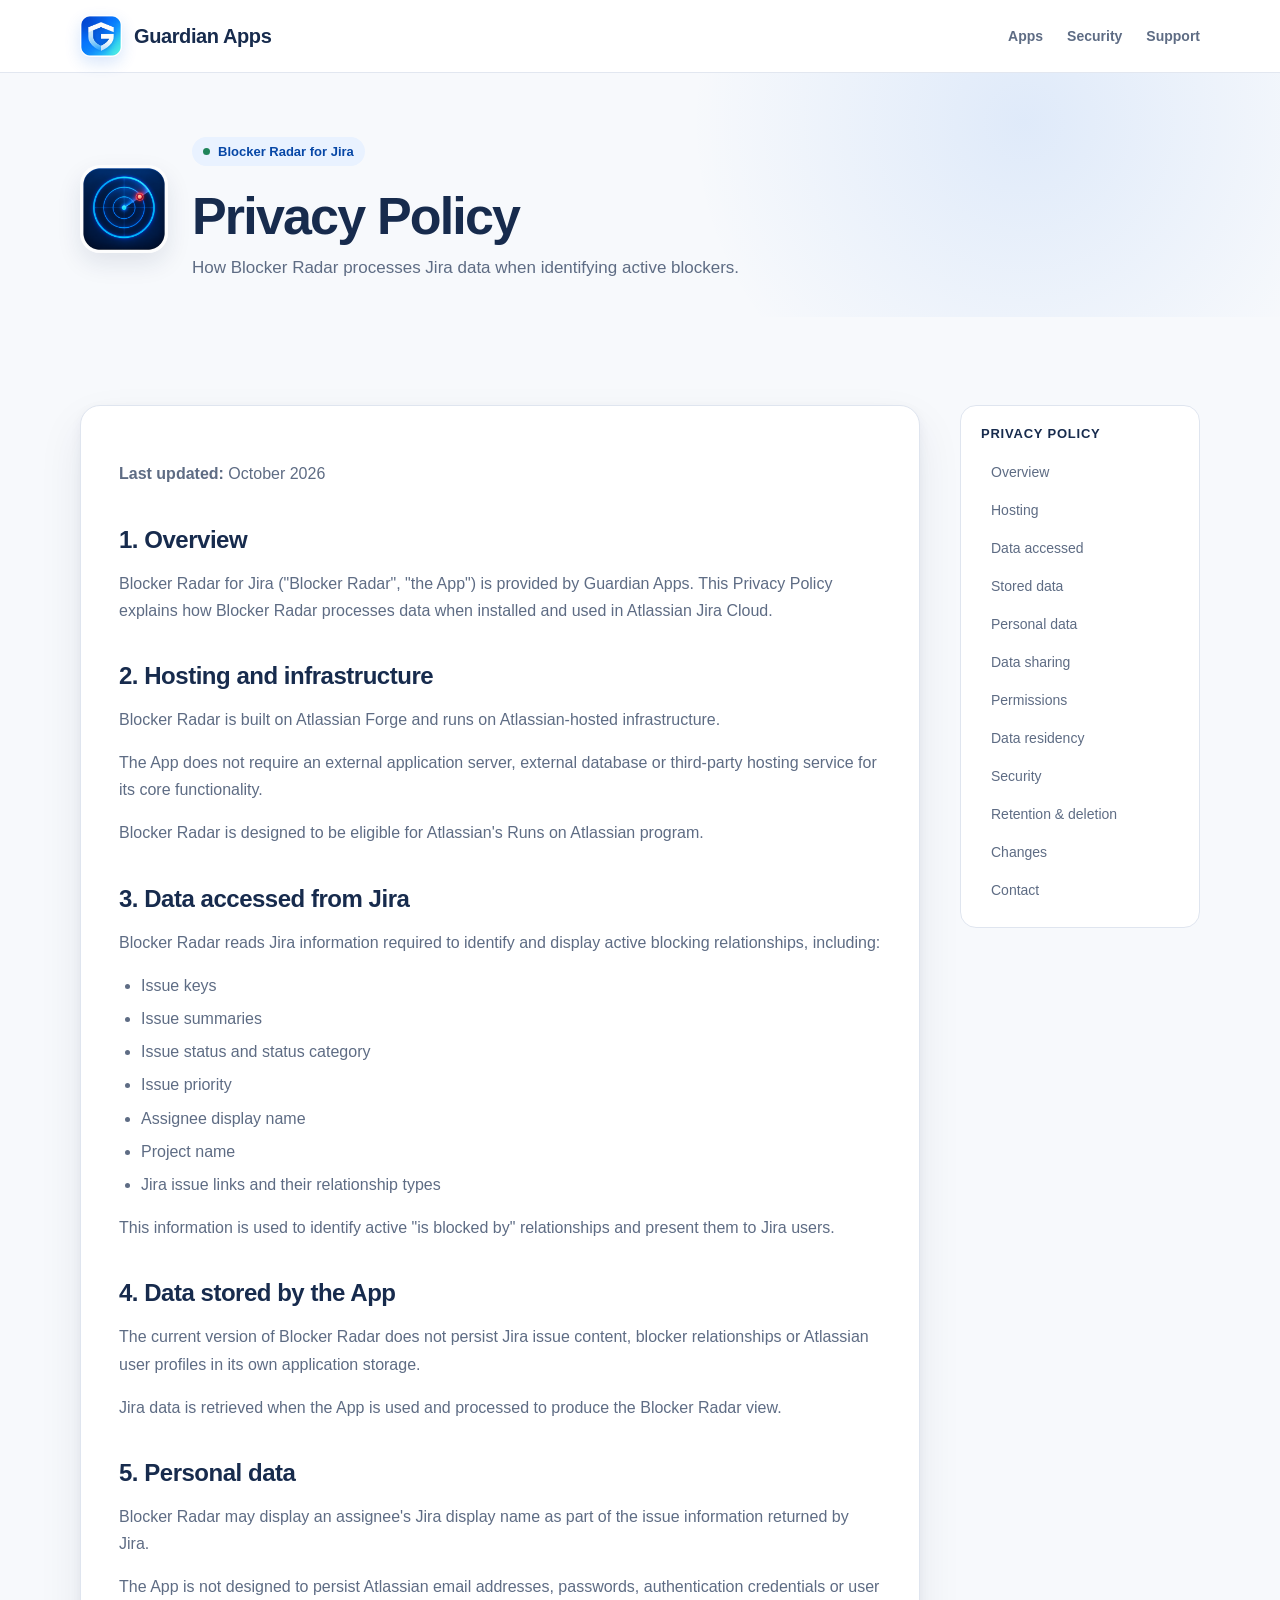
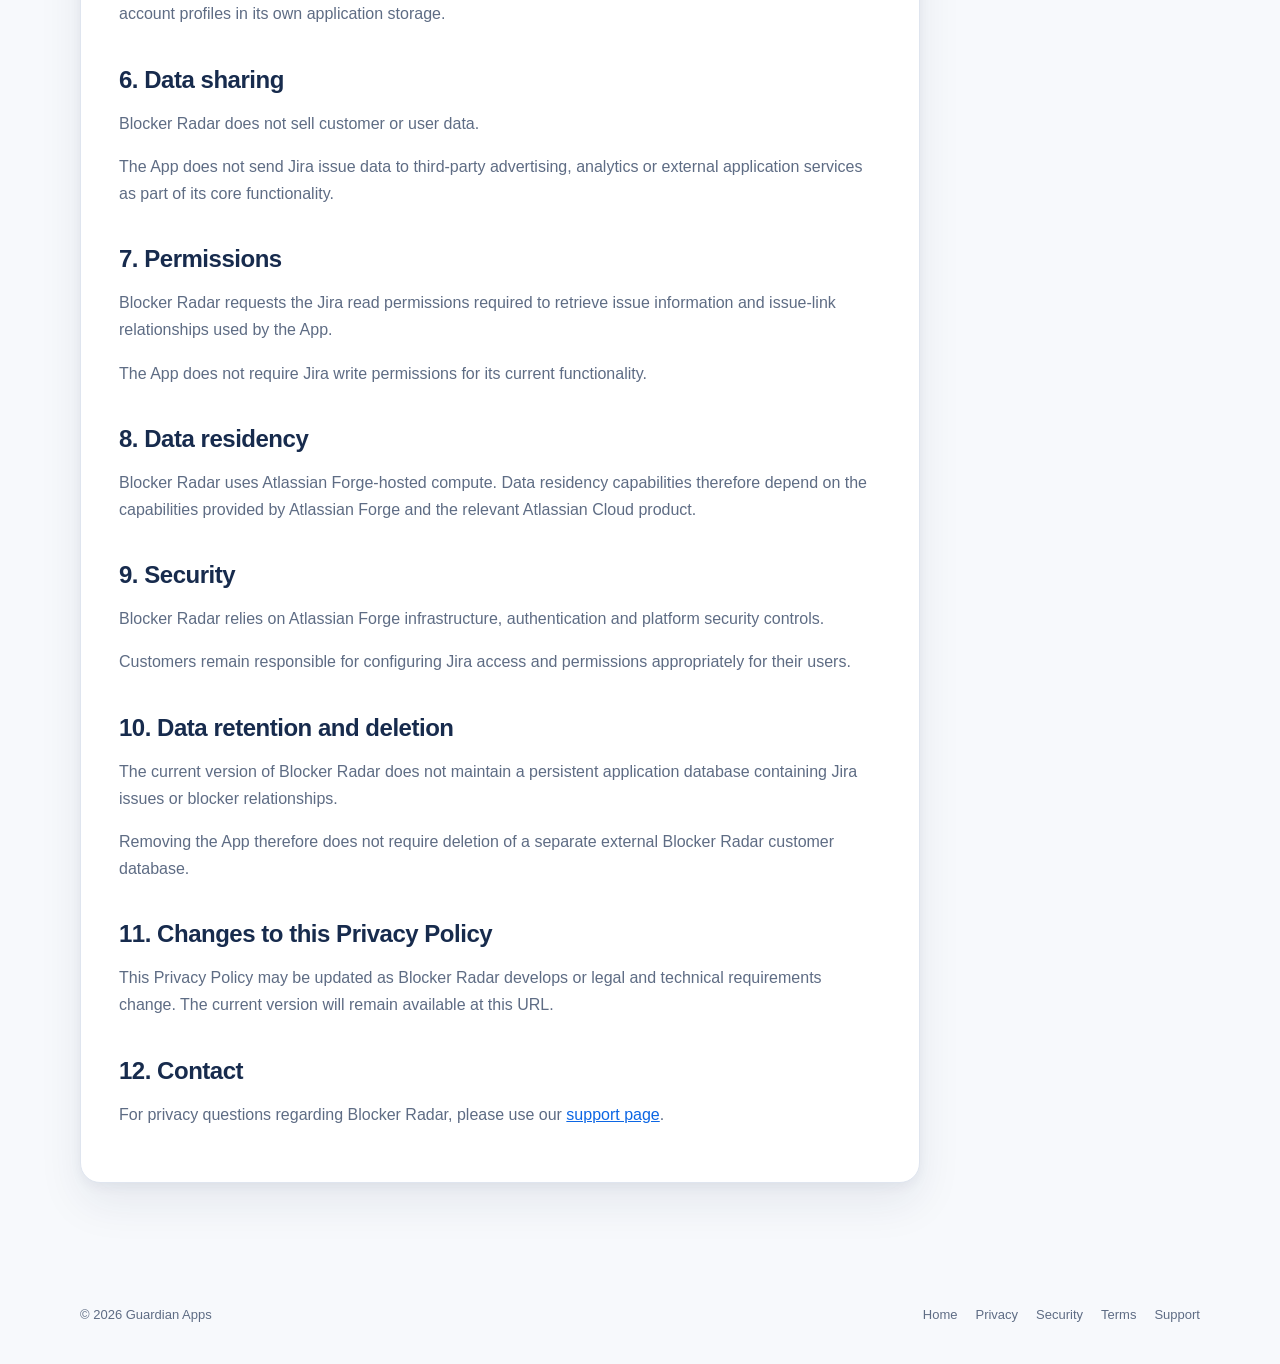
<file: blocker-radar/privacy.html>
<!DOCTYPE html>
<html lang="en">
<head>
  <meta charset="UTF-8" />
  <meta name="viewport" content="width=device-width, initial-scale=1.0" />

  <meta
    name="description"
    content="Privacy Policy for Blocker Radar for Jira by Guardian Apps."
  />

  <title>Privacy Policy | Blocker Radar for Jira</title>

  <link rel="stylesheet" href="../assets/styles.css" />
  <link rel="icon" type="image/png" href="../assets/favicon.png" />
</head>

<body>

  <header class="site-header">
    <div class="container nav">

      <a class="brand" href="../index.html">
        <img
          class="brand-logo"
          src="../assets/guardian-apps-logo.png"
          alt="Guardian Apps logo"
        />
        <span>Guardian Apps</span>
      </a>

      <nav class="site-nav">
        <a href="../index.html#apps">Apps</a>
        <a href="./security.html">Security</a>
        <a href="./support.html">Support</a>
      </nav>

    </div>
  </header>

  <main>

    <section class="page-hero">
      <div class="container page-hero-inner">

        <img
          class="page-hero-logo"
          src="../assets/blocker-radar-logo.png"
          alt="Blocker Radar for Jira logo"
        />

        <div>
          <div class="eyebrow">
            <span class="eyebrow-dot"></span>
            Blocker Radar for Jira
          </div>

          <h1>Privacy Policy</h1>

          <p>
            How Blocker Radar processes Jira data when identifying active blockers.
          </p>
        </div>

      </div>
    </section>

    <section class="section">
      <div class="container content-layout">

        <article class="content-card">

          <p><strong>Last updated:</strong> October 2026</p>

          <h2 id="overview">1. Overview</h2>

          <p>
            Blocker Radar for Jira ("Blocker Radar", "the App") is provided by
            Guardian Apps. This Privacy Policy explains how Blocker Radar processes
            data when installed and used in Atlassian Jira Cloud.
          </p>

          <h2 id="hosting">2. Hosting and infrastructure</h2>

          <p>
            Blocker Radar is built on Atlassian Forge and runs on Atlassian-hosted
            infrastructure.
          </p>

          <p>
            The App does not require an external application server, external
            database or third-party hosting service for its core functionality.
          </p>

          <p>
            Blocker Radar is designed to be eligible for Atlassian's
            Runs on Atlassian program.
          </p>

          <h2 id="data-access">3. Data accessed from Jira</h2>

          <p>
            Blocker Radar reads Jira information required to identify and display
            active blocking relationships, including:
          </p>

          <ul>
            <li>Issue keys</li>
            <li>Issue summaries</li>
            <li>Issue status and status category</li>
            <li>Issue priority</li>
            <li>Assignee display name</li>
            <li>Project name</li>
            <li>Jira issue links and their relationship types</li>
          </ul>

          <p>
            This information is used to identify active "is blocked by"
            relationships and present them to Jira users.
          </p>

          <h2 id="stored-data">4. Data stored by the App</h2>

          <p>
            The current version of Blocker Radar does not persist Jira issue
            content, blocker relationships or Atlassian user profiles in its own
            application storage.
          </p>

          <p>
            Jira data is retrieved when the App is used and processed to produce
            the Blocker Radar view.
          </p>

          <h2 id="personal-data">5. Personal data</h2>

          <p>
            Blocker Radar may display an assignee's Jira display name as part of
            the issue information returned by Jira.
          </p>

          <p>
            The App is not designed to persist Atlassian email addresses,
            passwords, authentication credentials or user account profiles in
            its own application storage.
          </p>

          <h2 id="sharing">6. Data sharing</h2>

          <p>
            Blocker Radar does not sell customer or user data.
          </p>

          <p>
            The App does not send Jira issue data to third-party advertising,
            analytics or external application services as part of its core
            functionality.
          </p>

          <h2 id="permissions">7. Permissions</h2>

          <p>
            Blocker Radar requests the Jira read permissions required to retrieve
            issue information and issue-link relationships used by the App.
          </p>

          <p>
            The App does not require Jira write permissions for its current
            functionality.
          </p>

          <h2 id="residency">8. Data residency</h2>

          <p>
            Blocker Radar uses Atlassian Forge-hosted compute. Data residency
            capabilities therefore depend on the capabilities provided by
            Atlassian Forge and the relevant Atlassian Cloud product.
          </p>

          <h2 id="security">9. Security</h2>

          <p>
            Blocker Radar relies on Atlassian Forge infrastructure, authentication
            and platform security controls.
          </p>

          <p>
            Customers remain responsible for configuring Jira access and
            permissions appropriately for their users.
          </p>

          <h2 id="retention">10. Data retention and deletion</h2>

          <p>
            The current version of Blocker Radar does not maintain a persistent
            application database containing Jira issues or blocker relationships.
          </p>

          <p>
            Removing the App therefore does not require deletion of a separate
            external Blocker Radar customer database.
          </p>

          <h2 id="changes">11. Changes to this Privacy Policy</h2>

          <p>
            This Privacy Policy may be updated as Blocker Radar develops or legal
            and technical requirements change. The current version will remain
            available at this URL.
          </p>

          <h2 id="contact">12. Contact</h2>

          <p>
            For privacy questions regarding Blocker Radar, please use our
            <a href="./support.html">support page</a>.
          </p>

        </article>

        <aside class="sidebar">
          <p class="sidebar-title">Privacy Policy</p>

          <div class="sidebar-links">
            <a href="#overview">Overview</a>
            <a href="#hosting">Hosting</a>
            <a href="#data-access">Data accessed</a>
            <a href="#stored-data">Stored data</a>
            <a href="#personal-data">Personal data</a>
            <a href="#sharing">Data sharing</a>
            <a href="#permissions">Permissions</a>
            <a href="#residency">Data residency</a>
            <a href="#security">Security</a>
            <a href="#retention">Retention & deletion</a>
            <a href="#changes">Changes</a>
            <a href="#contact">Contact</a>
          </div>
        </aside>

      </div>
    </section>

  </main>

  <footer class="site-footer">
    <div class="container footer-content">
      <div>&copy; 2026 Guardian Apps</div>

      <div class="footer-links">
        <a href="../index.html">Home</a>
        <a href="./privacy.html">Privacy</a>
        <a href="./security.html">Security</a>
        <a href="./terms.html">Terms</a>
        <a href="./support.html">Support</a>
      </div>
    </div>
  </footer>

</body>
</html>
</file>
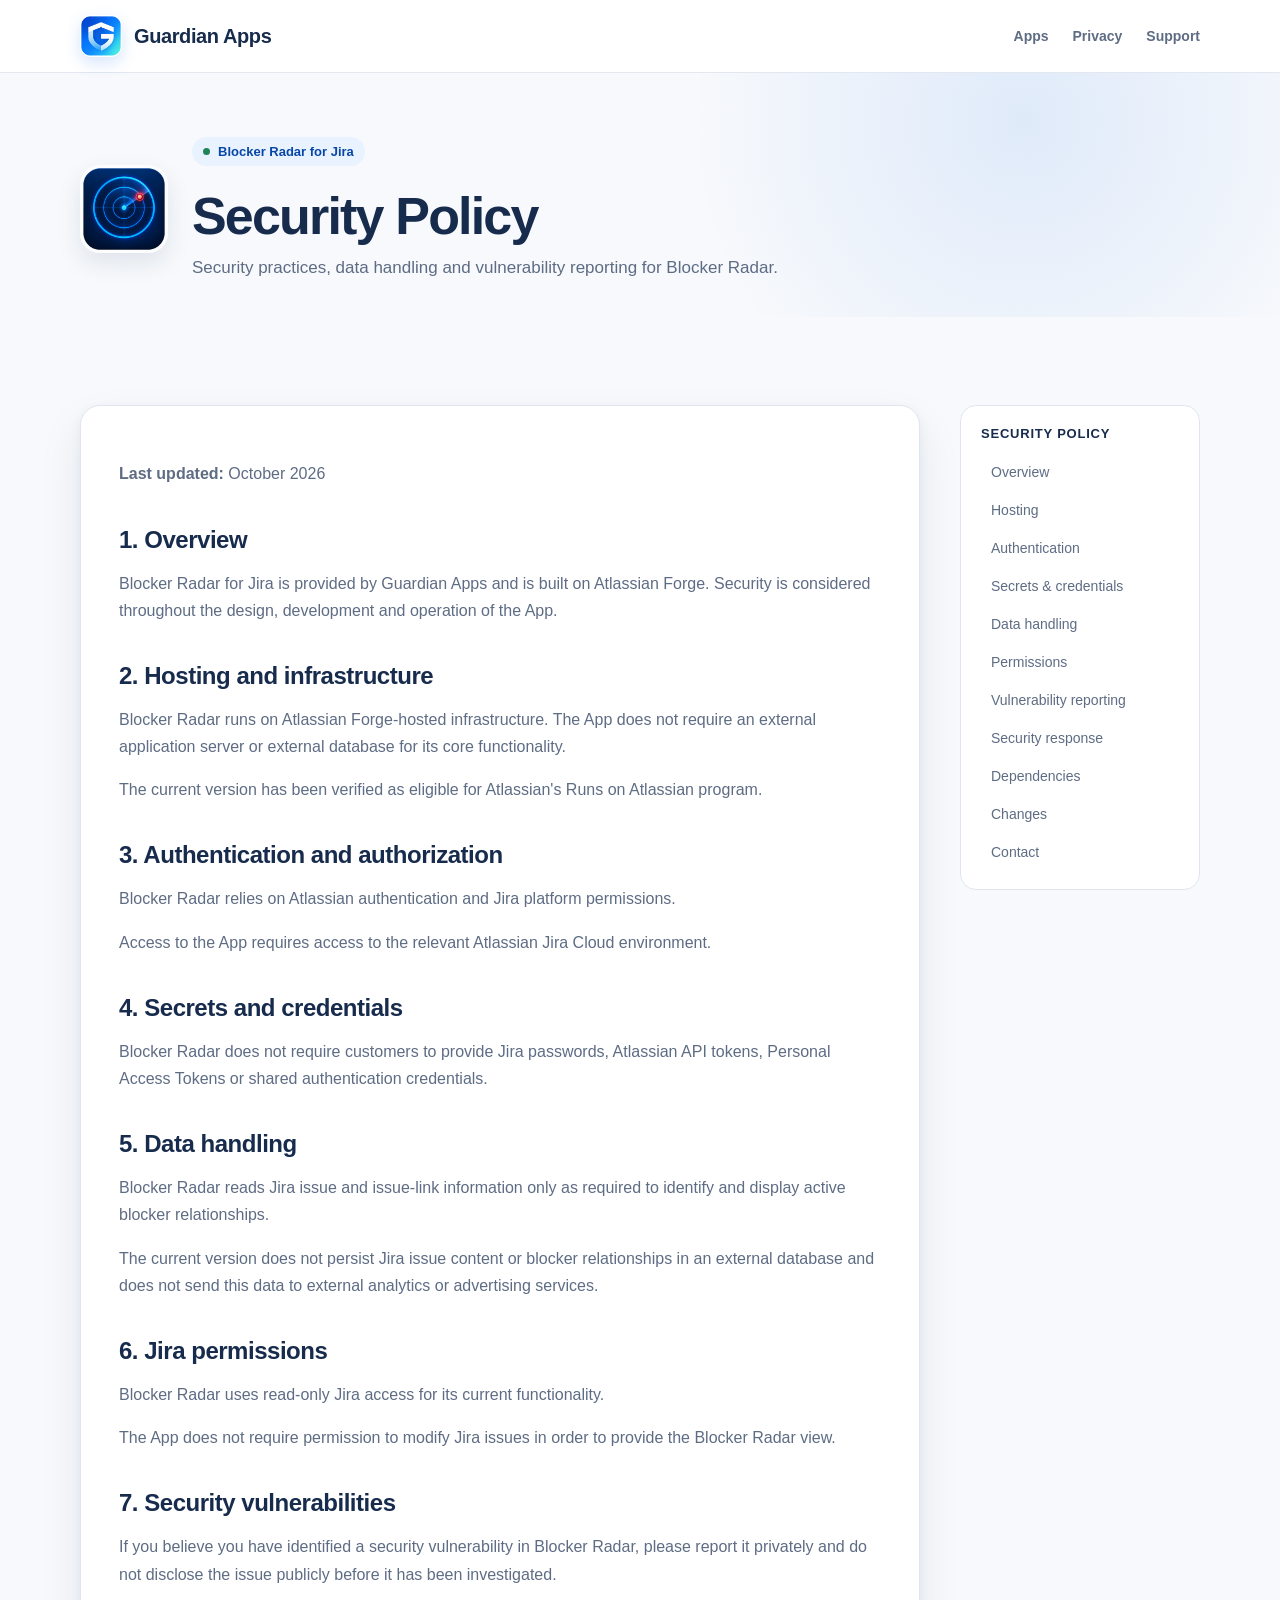
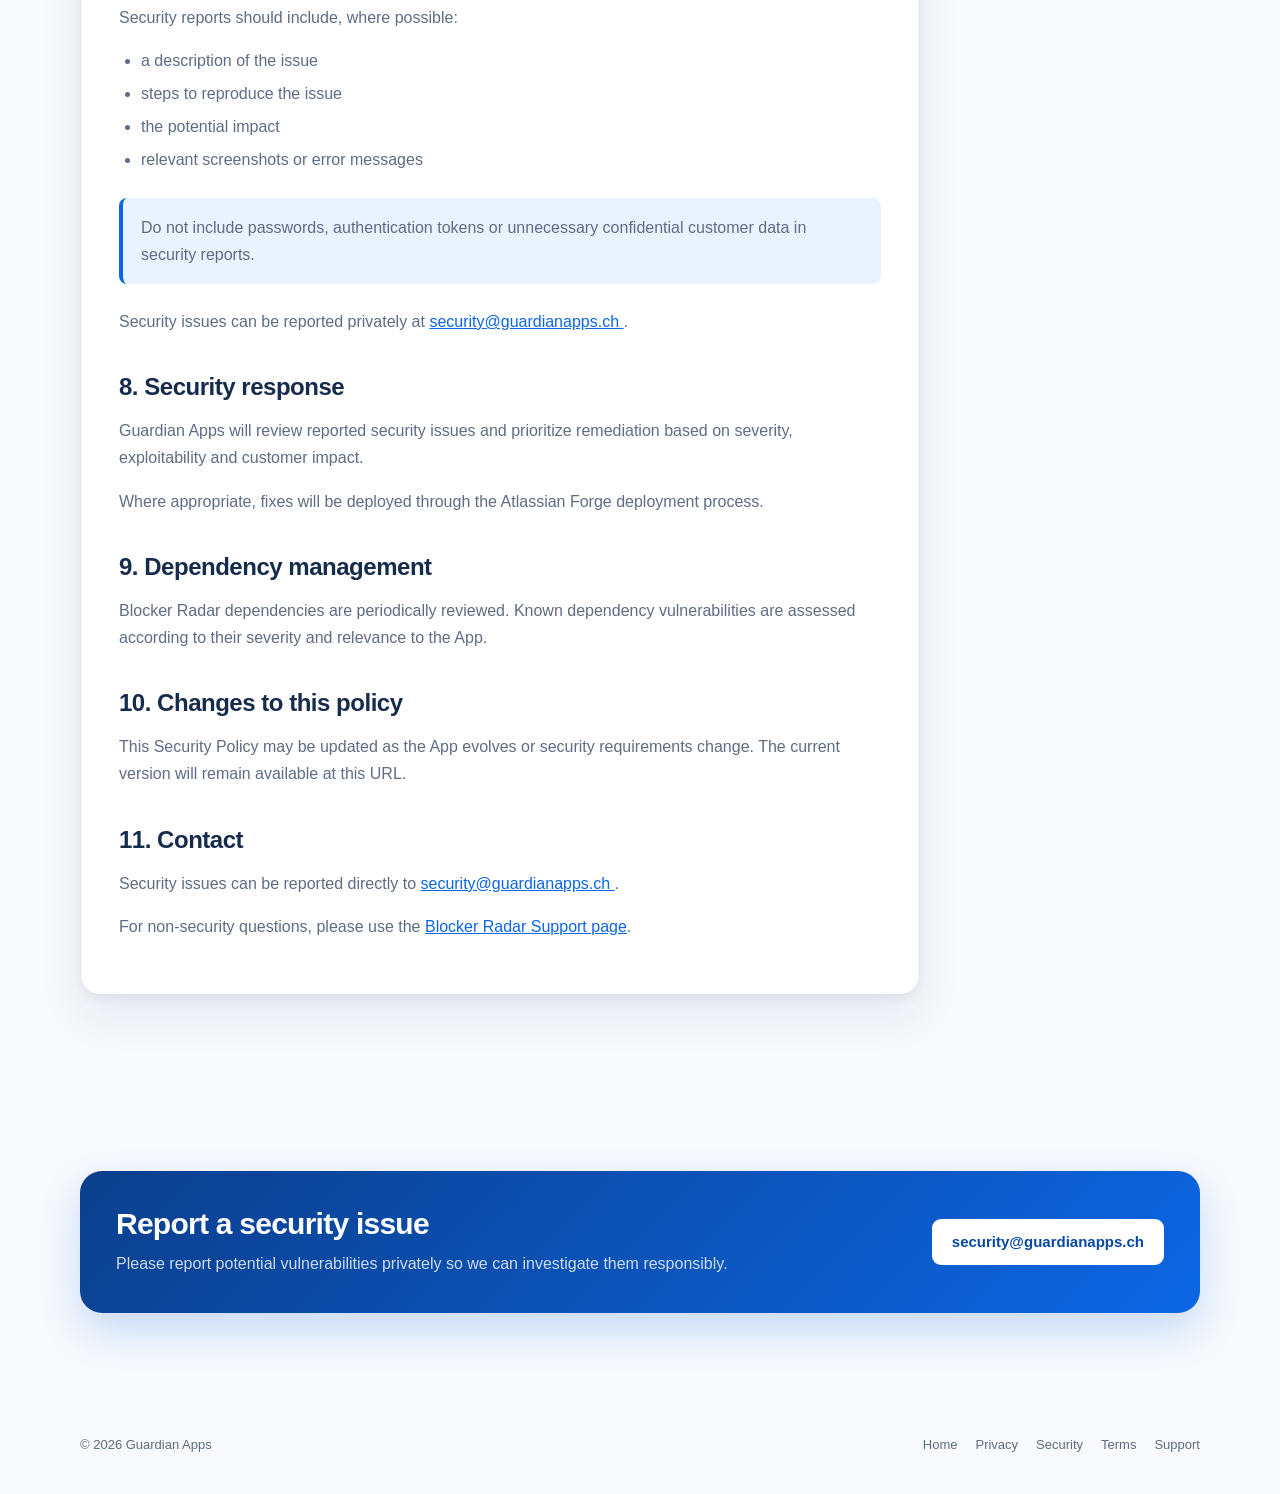
<file: blocker-radar/security.html>
<!DOCTYPE html>
<html lang="en">
<head>
  <meta charset="UTF-8" />
  <meta name="viewport" content="width=device-width, initial-scale=1.0" />

  <meta
    name="description"
    content="Security Policy for Blocker Radar for Jira by Guardian Apps."
  />

  <title>Security Policy | Blocker Radar for Jira</title>

  <link rel="stylesheet" href="../assets/styles.css" />
  <link rel="icon" type="image/png" href="../assets/favicon.png" />
</head>

<body>

  <header class="site-header">
    <div class="container nav">

      <a class="brand" href="../index.html">
        <img
          class="brand-logo"
          src="../assets/guardian-apps-logo.png"
          alt="Guardian Apps logo"
        />
        <span>Guardian Apps</span>
      </a>

      <nav class="site-nav">
        <a href="../index.html#apps">Apps</a>
        <a href="./privacy.html">Privacy</a>
        <a href="./support.html">Support</a>
      </nav>

    </div>
  </header>

  <main>

    <section class="page-hero">
      <div class="container page-hero-inner">

        <img
          class="page-hero-logo"
          src="../assets/blocker-radar-logo.png"
          alt="Blocker Radar for Jira logo"
        />

        <div>
          <div class="eyebrow">
            <span class="eyebrow-dot"></span>
            Blocker Radar for Jira
          </div>

          <h1>Security Policy</h1>

          <p>
            Security practices, data handling and vulnerability reporting
            for Blocker Radar.
          </p>
        </div>

      </div>
    </section>

    <section class="section">
      <div class="container content-layout">

        <article class="content-card">

          <p><strong>Last updated:</strong> October 2026</p>

          <h2 id="overview">1. Overview</h2>

          <p>
            Blocker Radar for Jira is provided by Guardian Apps and is built on
            Atlassian Forge. Security is considered throughout the design,
            development and operation of the App.
          </p>

          <h2 id="hosting">2. Hosting and infrastructure</h2>

          <p>
            Blocker Radar runs on Atlassian Forge-hosted infrastructure.
            The App does not require an external application server or external
            database for its core functionality.
          </p>

          <p>
            The current version has been verified as eligible for Atlassian's
            Runs on Atlassian program.
          </p>

          <h2 id="authentication">3. Authentication and authorization</h2>

          <p>
            Blocker Radar relies on Atlassian authentication and Jira platform
            permissions.
          </p>

          <p>
            Access to the App requires access to the relevant Atlassian Jira Cloud
            environment.
          </p>

          <h2 id="credentials">4. Secrets and credentials</h2>

          <p>
            Blocker Radar does not require customers to provide Jira passwords,
            Atlassian API tokens, Personal Access Tokens or shared authentication
            credentials.
          </p>

          <h2 id="data-handling">5. Data handling</h2>

          <p>
            Blocker Radar reads Jira issue and issue-link information only as
            required to identify and display active blocker relationships.
          </p>

          <p>
            The current version does not persist Jira issue content or blocker
            relationships in an external database and does not send this data to
            external analytics or advertising services.
          </p>

          <h2 id="permissions">6. Jira permissions</h2>

          <p>
            Blocker Radar uses read-only Jira access for its current
            functionality.
          </p>

          <p>
            The App does not require permission to modify Jira issues in order
            to provide the Blocker Radar view.
          </p>

          <h2 id="vulnerabilities">7. Security vulnerabilities</h2>

          <p>
            If you believe you have identified a security vulnerability in
            Blocker Radar, please report it privately and do not disclose the
            issue publicly before it has been investigated.
          </p>

          <p>Security reports should include, where possible:</p>

          <ul>
            <li>a description of the issue</li>
            <li>steps to reproduce the issue</li>
            <li>the potential impact</li>
            <li>relevant screenshots or error messages</li>
          </ul>

          <div class="note">
            <p>
              Do not include passwords, authentication tokens or unnecessary
              confidential customer data in security reports.
            </p>
          </div>

          <p>
            Security issues can be reported privately at
            <a href="mailto:security@guardianapps.ch">
              security@guardianapps.ch
            </a>.
          </p>

          <h2 id="response">8. Security response</h2>

          <p>
            Guardian Apps will review reported security issues and prioritize
            remediation based on severity, exploitability and customer impact.
          </p>

          <p>
            Where appropriate, fixes will be deployed through the Atlassian Forge
            deployment process.
          </p>

          <h2 id="dependencies">9. Dependency management</h2>

          <p>
            Blocker Radar dependencies are periodically reviewed. Known dependency
            vulnerabilities are assessed according to their severity and relevance
            to the App.
          </p>

          <h2 id="changes">10. Changes to this policy</h2>

          <p>
            This Security Policy may be updated as the App evolves or security
            requirements change. The current version will remain available at
            this URL.
          </p>

          <h2 id="contact">11. Contact</h2>

          <p>
            Security issues can be reported directly to
            <a href="mailto:security@guardianapps.ch">
              security@guardianapps.ch
            </a>.
          </p>

          <p>
            For non-security questions, please use the
            <a href="./support.html">Blocker Radar Support page</a>.
          </p>

        </article>

        <aside class="sidebar">
          <p class="sidebar-title">Security Policy</p>

          <div class="sidebar-links">
            <a href="#overview">Overview</a>
            <a href="#hosting">Hosting</a>
            <a href="#authentication">Authentication</a>
            <a href="#credentials">Secrets & credentials</a>
            <a href="#data-handling">Data handling</a>
            <a href="#permissions">Permissions</a>
            <a href="#vulnerabilities">Vulnerability reporting</a>
            <a href="#response">Security response</a>
            <a href="#dependencies">Dependencies</a>
            <a href="#changes">Changes</a>
            <a href="#contact">Contact</a>
          </div>
        </aside>

      </div>
    </section>

    <section class="section">
      <div class="container">

        <div class="contact-card">

          <div>
            <h2>Report a security issue</h2>

            <p>
              Please report potential vulnerabilities privately so we can
              investigate them responsibly.
            </p>
          </div>

          <a class="button" href="mailto:security@guardianapps.ch">
            security@guardianapps.ch
          </a>

        </div>

      </div>
    </section>

  </main>

  <footer class="site-footer">
    <div class="container footer-content">
      <div>&copy; 2026 Guardian Apps</div>

      <div class="footer-links">
        <a href="../index.html">Home</a>
        <a href="./privacy.html">Privacy</a>
        <a href="./security.html">Security</a>
        <a href="./terms.html">Terms</a>
        <a href="./support.html">Support</a>
      </div>
    </div>
  </footer>

</body>
</html>
</file>
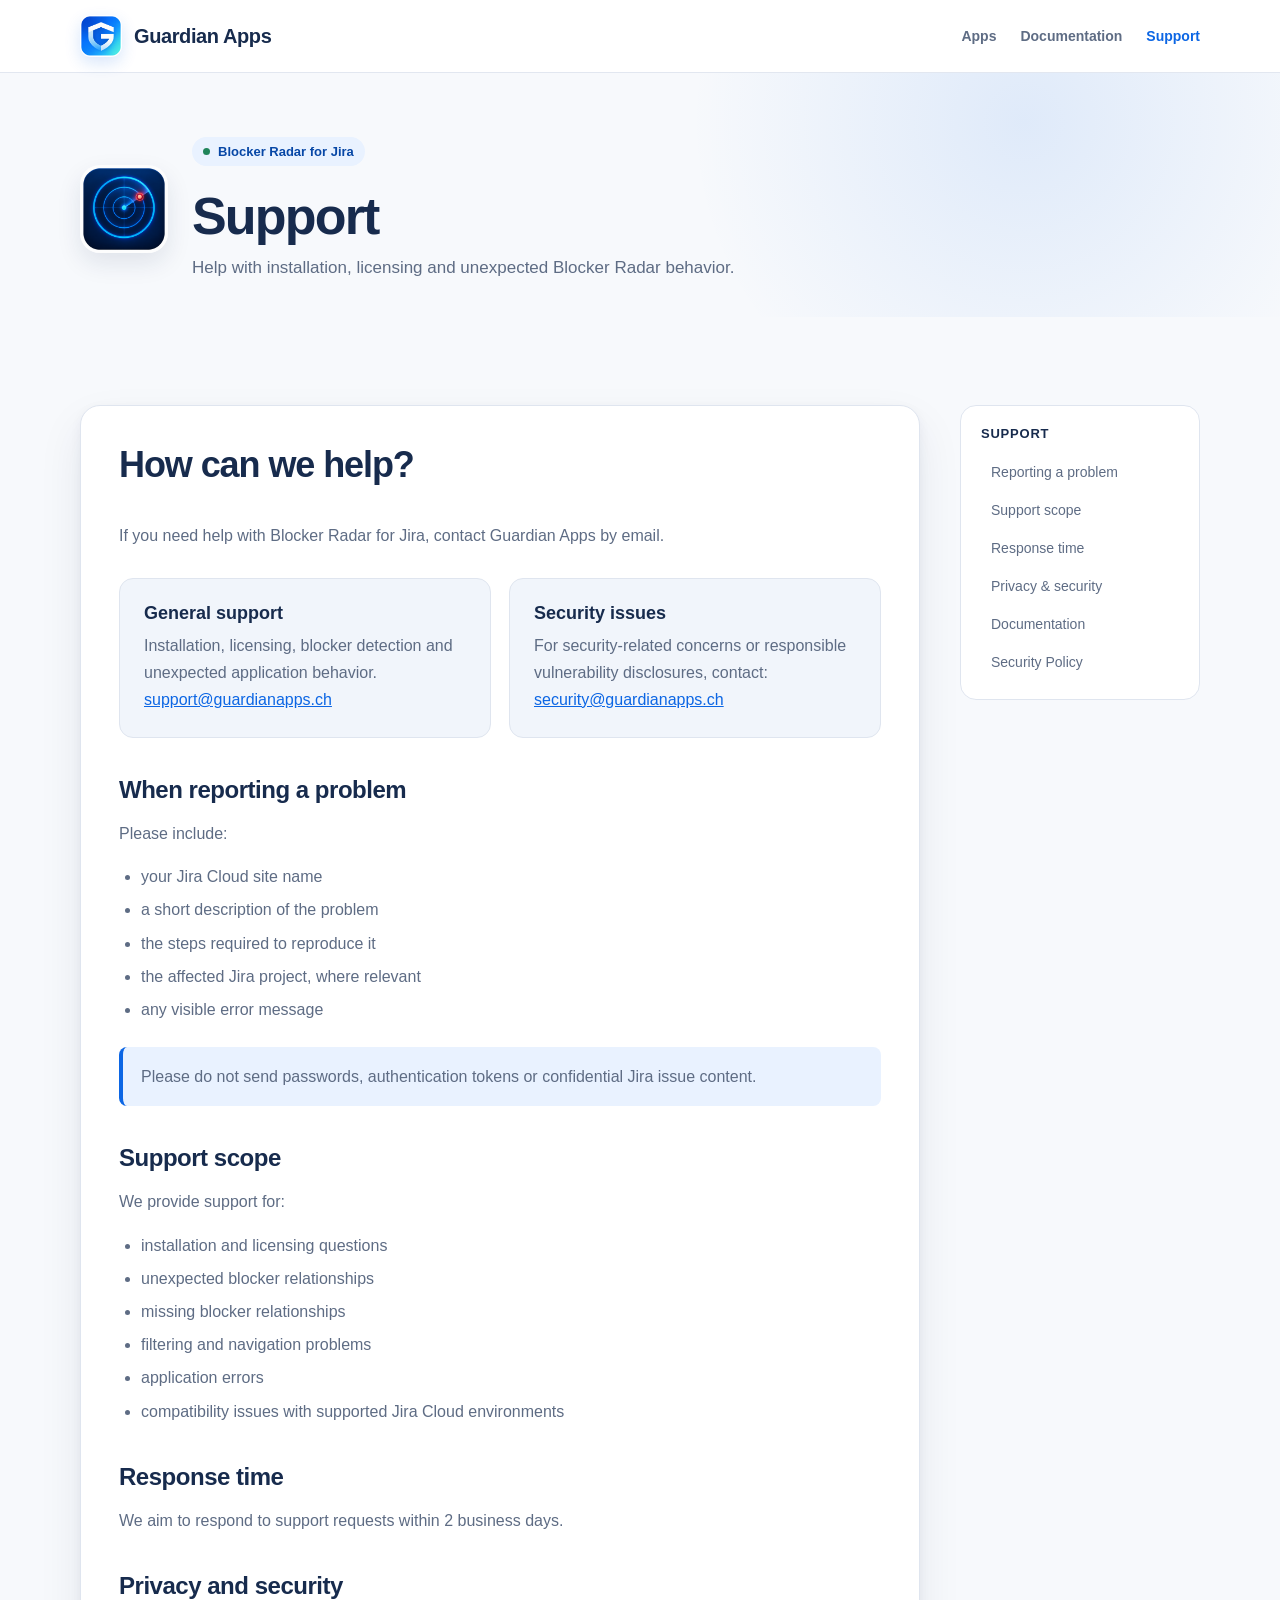
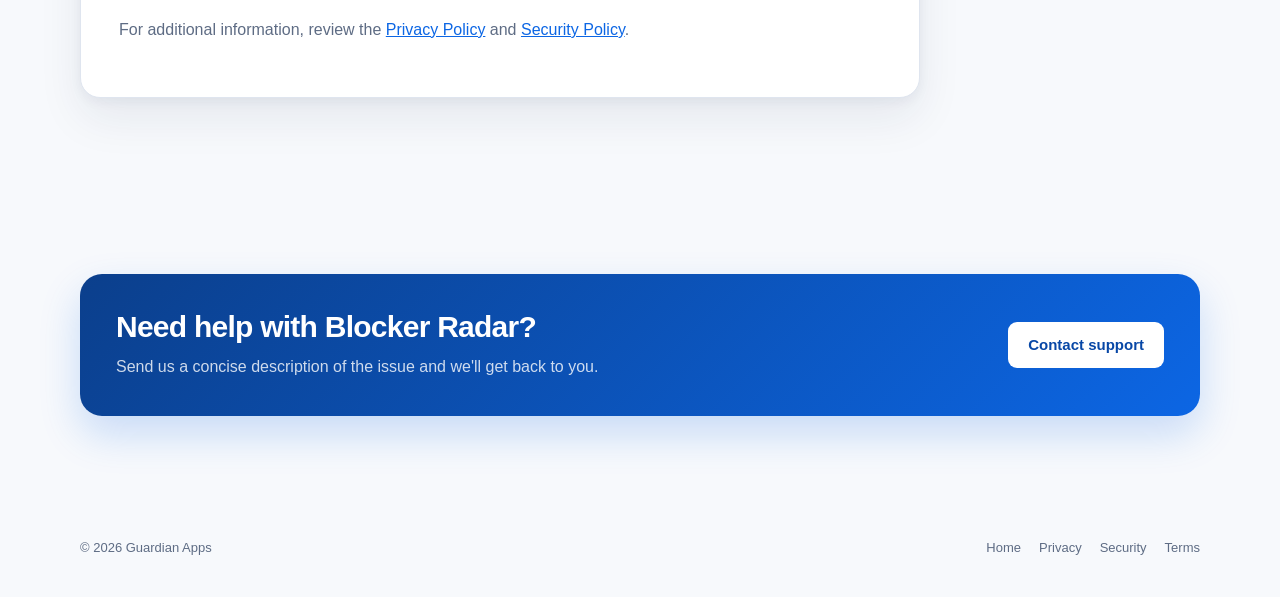
<file: blocker-radar/support.html>
<!DOCTYPE html>
<html lang="en">
<head>
  <meta charset="UTF-8" />
  <meta name="viewport" content="width=device-width, initial-scale=1.0" />

  <meta
    name="description"
    content="Support for Blocker Radar for Jira by Guardian Apps."
  />

  <title>Support | Blocker Radar for Jira</title>

  <link rel="stylesheet" href="../assets/styles.css" />
  <link rel="icon" type="image/png" href="../assets/favicon.png" />
</head>

<body>

  <header class="site-header">
    <div class="container nav">

      <a class="brand" href="../index.html">
        <img
          class="brand-logo"
          src="../assets/guardian-apps-logo.png"
          alt="Guardian Apps logo"
        />
        <span>Guardian Apps</span>
      </a>

      <nav class="site-nav">
        <a href="../index.html#apps">Apps</a>
        <a href="./docs.html">Documentation</a>
        <a class="active" href="./support.html">Support</a>
      </nav>

    </div>
  </header>

  <main>

    <section class="page-hero">
      <div class="container page-hero-inner">

        <img
          class="page-hero-logo"
          src="../assets/blocker-radar-logo.png"
          alt="Blocker Radar for Jira logo"
        />

        <div>
          <div class="eyebrow">
            <span class="eyebrow-dot"></span>
            Blocker Radar for Jira
          </div>

          <h1>Support</h1>

          <p>
            Help with installation, licensing and unexpected Blocker Radar behavior.
          </p>
        </div>

      </div>
    </section>

    <section class="section">
      <div class="container content-layout">

        <article class="content-card">

          <h1>How can we help?</h1>

          <p>
            If you need help with Blocker Radar for Jira, contact Guardian Apps
            by email.
          </p>

          <div class="support-grid">

            <div class="support-card">
              <h3>General support</h3>

              <p>
                Installation, licensing, blocker detection and unexpected
                application behavior.
              </p>

              <p>
                <a href="mailto:support@guardianapps.ch">
                  support@guardianapps.ch
                </a>
              </p>
            </div>

            <div class="support-card">
              <h3>Security issues</h3>

              <p>
                For security-related concerns or responsible vulnerability
                disclosures, contact:
              </p>

              <p>
                <a href="mailto:security@guardianapps.ch">
                  security@guardianapps.ch
                </a>
              </p>
            </div>

          </div>

          <h2 id="reporting">When reporting a problem</h2>

          <p>Please include:</p>

          <ul>
            <li>your Jira Cloud site name</li>
            <li>a short description of the problem</li>
            <li>the steps required to reproduce it</li>
            <li>the affected Jira project, where relevant</li>
            <li>any visible error message</li>
          </ul>

          <div class="note">
            <p>
              Please do not send passwords, authentication tokens or confidential
              Jira issue content.
            </p>
          </div>

          <h2 id="scope">Support scope</h2>

          <p>We provide support for:</p>

          <ul>
            <li>installation and licensing questions</li>
            <li>unexpected blocker relationships</li>
            <li>missing blocker relationships</li>
            <li>filtering and navigation problems</li>
            <li>application errors</li>
            <li>compatibility issues with supported Jira Cloud environments</li>
          </ul>

          <h2 id="response-time">Response time</h2>

          <p>
            We aim to respond to support requests within 2 business days.
          </p>

          <h2 id="privacy">Privacy and security</h2>

          <p>
            For additional information, review the
            <a href="./privacy.html">Privacy Policy</a>
            and
            <a href="./security.html">Security Policy</a>.
          </p>

        </article>

        <aside class="sidebar">

          <p class="sidebar-title">Support</p>

          <div class="sidebar-links">
            <a href="#reporting">Reporting a problem</a>
            <a href="#scope">Support scope</a>
            <a href="#response-time">Response time</a>
            <a href="#privacy">Privacy & security</a>
	    <a href="./docs.html">Documentation</a>
            <a href="./security.html">Security Policy</a>
          </div>

        </aside>

      </div>
    </section>

    <section class="section">
      <div class="container">

        <div class="contact-card">

          <div>
            <h2>Need help with Blocker Radar?</h2>

            <p>
              Send us a concise description of the issue and we'll get back to you.
            </p>
          </div>

          <a class="button" href="mailto:support@guardianapps.ch">
            Contact support
          </a>

        </div>

      </div>
    </section>

  </main>

  <footer class="site-footer">
    <div class="container footer-content">
      <div>&copy; 2026 Guardian Apps</div>

      <div class="footer-links">
        <a href="../index.html">Home</a>
        <a href="./privacy.html">Privacy</a>
        <a href="./security.html">Security</a>
        <a href="./terms.html">Terms</a>
      </div>
    </div>
  </footer>

</body>
</html>
</file>
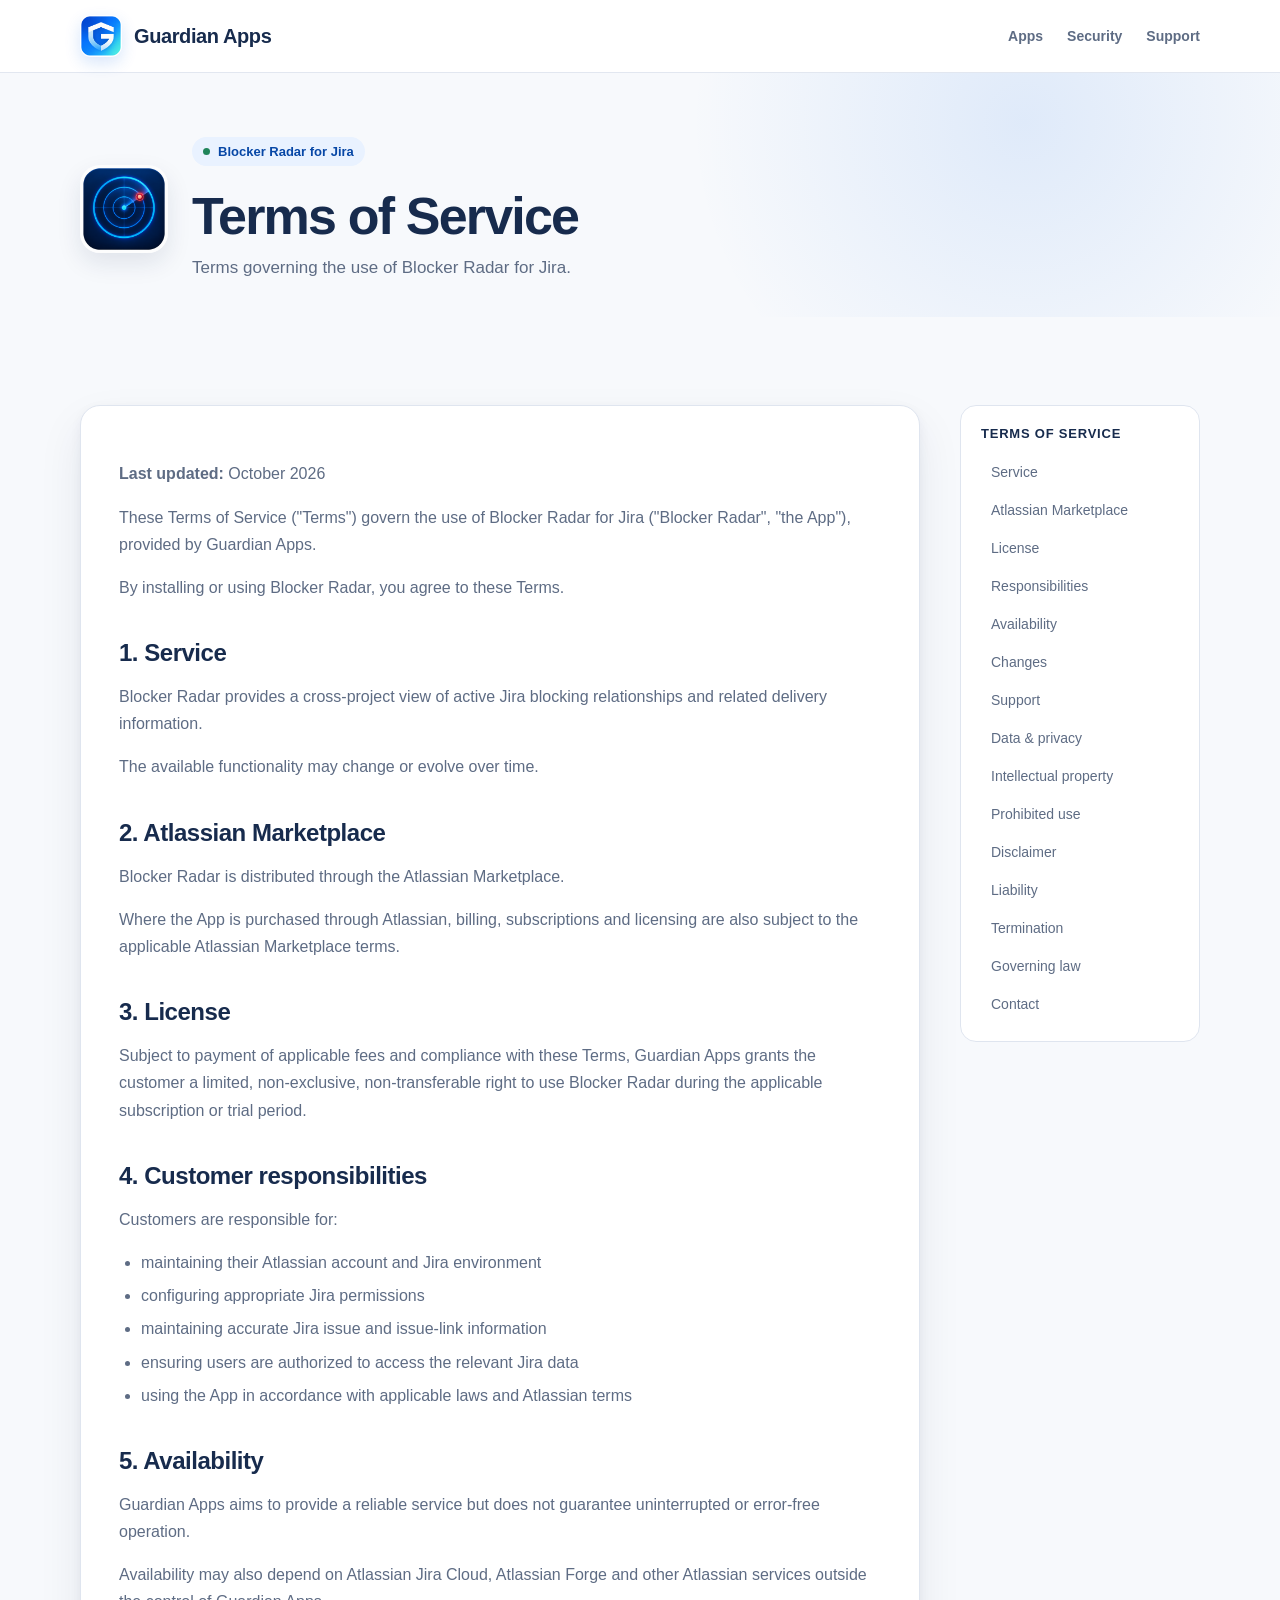
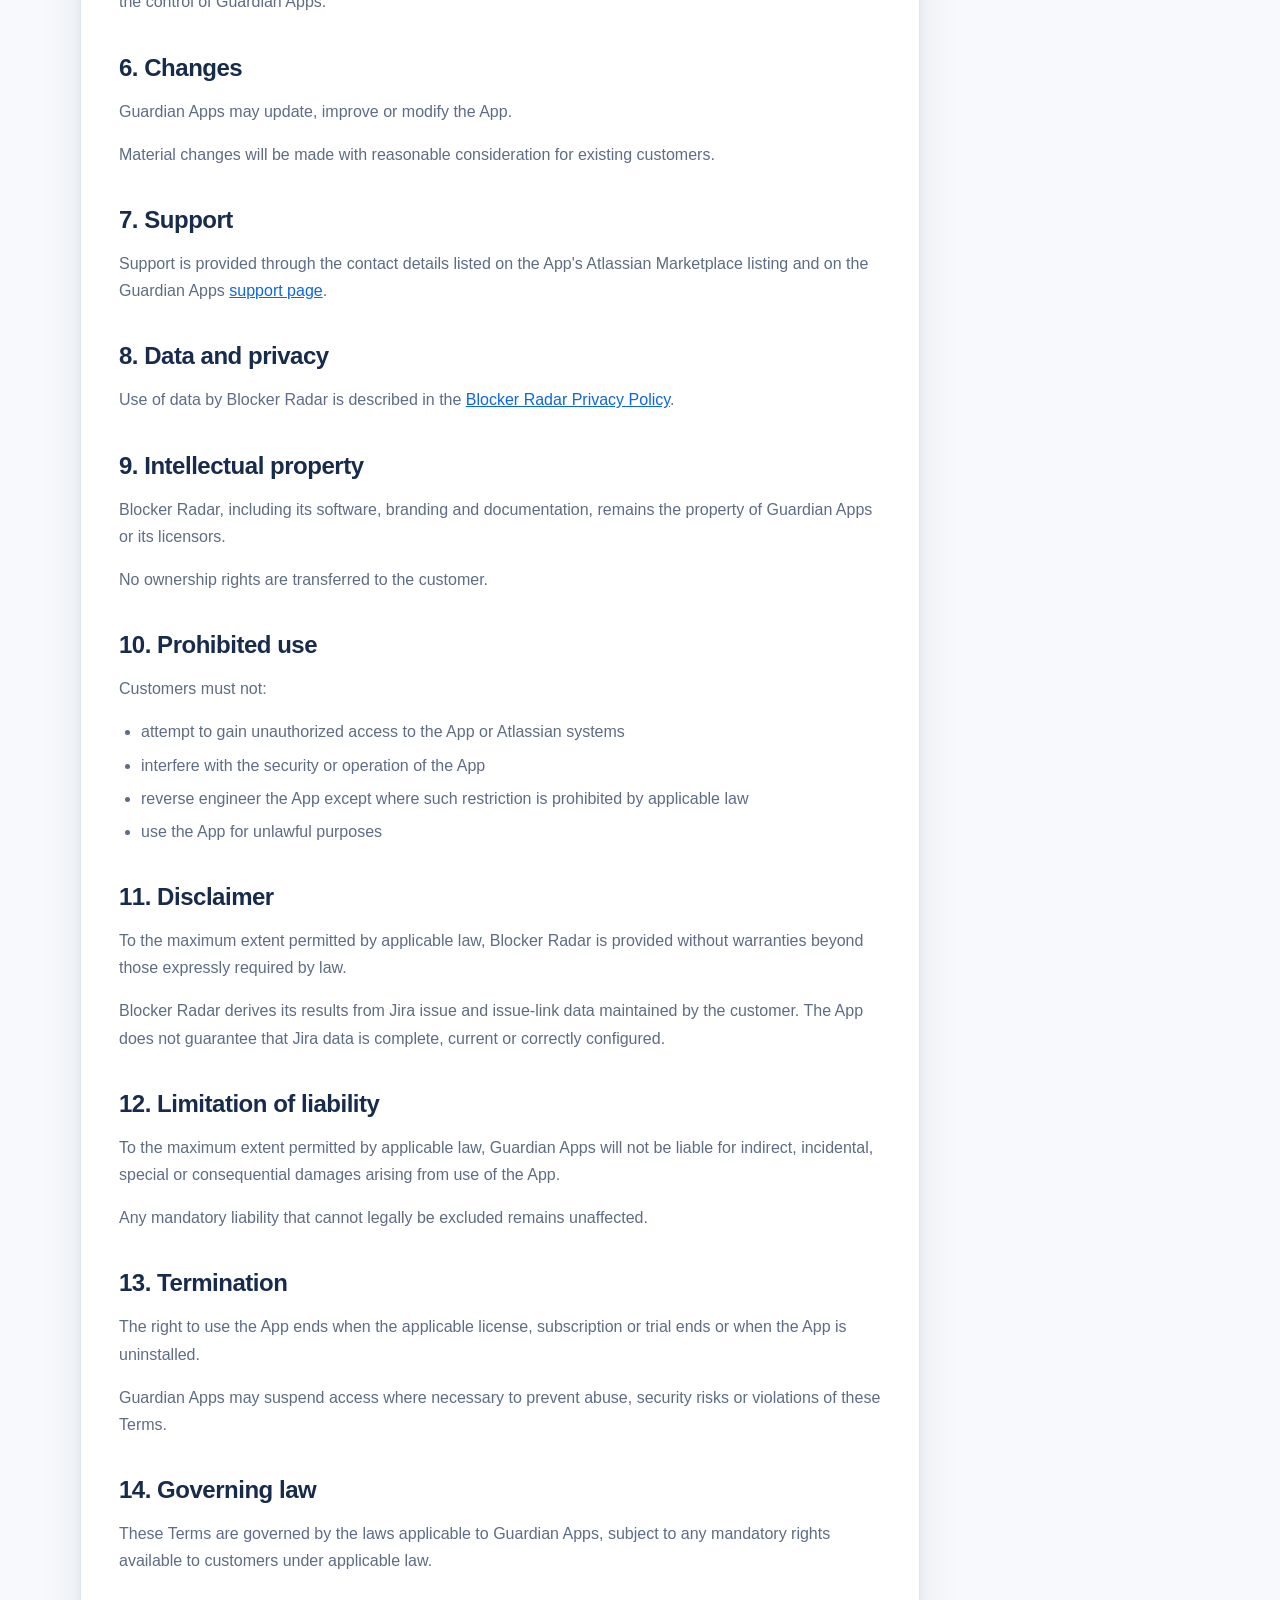
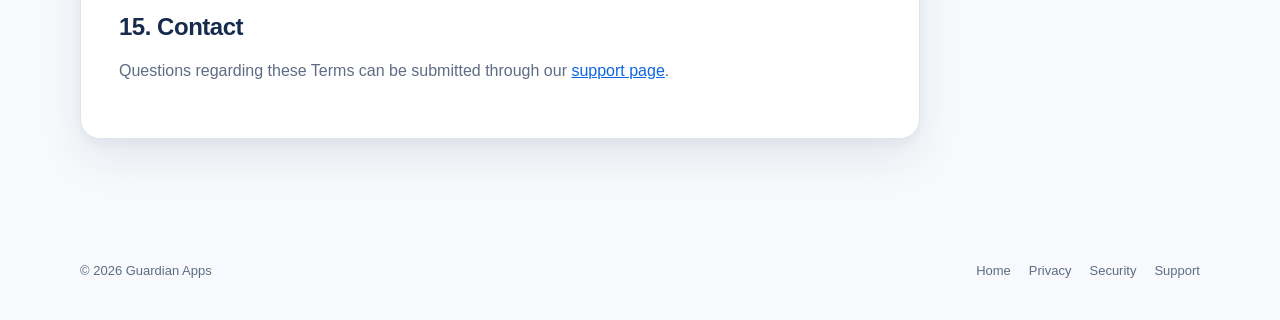
<file: blocker-radar/terms.html>
<!DOCTYPE html>
<html lang="en">
<head>
  <meta charset="UTF-8" />
  <meta name="viewport" content="width=device-width, initial-scale=1.0" />

  <meta
    name="description"
    content="Terms of Service for Blocker Radar for Jira by Guardian Apps."
  />

  <title>Terms of Service | Blocker Radar for Jira</title>

  <link rel="stylesheet" href="../assets/styles.css" />
  <link rel="icon" type="image/png" href="../assets/favicon.png" />
</head>

<body>

  <header class="site-header">
    <div class="container nav">

      <a class="brand" href="../index.html">
        <img
          class="brand-logo"
          src="../assets/guardian-apps-logo.png"
          alt="Guardian Apps logo"
        />
        <span>Guardian Apps</span>
      </a>

      <nav class="site-nav">
        <a href="../index.html#apps">Apps</a>
        <a href="./security.html">Security</a>
        <a href="./support.html">Support</a>
      </nav>

    </div>
  </header>

  <main>

    <section class="page-hero">
      <div class="container page-hero-inner">

        <img
          class="page-hero-logo"
          src="../assets/blocker-radar-logo.png"
          alt="Blocker Radar for Jira logo"
        />

        <div>
          <div class="eyebrow">
            <span class="eyebrow-dot"></span>
            Blocker Radar for Jira
          </div>

          <h1>Terms of Service</h1>

          <p>
            Terms governing the use of Blocker Radar for Jira.
          </p>
        </div>

      </div>
    </section>

    <section class="section">
      <div class="container content-layout">

        <article class="content-card">

          <p><strong>Last updated:</strong> October 2026</p>

          <p>
            These Terms of Service ("Terms") govern the use of Blocker Radar for
            Jira ("Blocker Radar", "the App"), provided by Guardian Apps.
          </p>

          <p>
            By installing or using Blocker Radar, you agree to these Terms.
          </p>

          <h2 id="service">1. Service</h2>

          <p>
            Blocker Radar provides a cross-project view of active Jira blocking
            relationships and related delivery information.
          </p>

          <p>
            The available functionality may change or evolve over time.
          </p>

          <h2 id="marketplace">2. Atlassian Marketplace</h2>

          <p>
            Blocker Radar is distributed through the Atlassian Marketplace.
          </p>

          <p>
            Where the App is purchased through Atlassian, billing, subscriptions
            and licensing are also subject to the applicable Atlassian Marketplace
            terms.
          </p>

          <h2 id="license">3. License</h2>

          <p>
            Subject to payment of applicable fees and compliance with these Terms,
            Guardian Apps grants the customer a limited, non-exclusive,
            non-transferable right to use Blocker Radar during the applicable
            subscription or trial period.
          </p>

          <h2 id="responsibilities">4. Customer responsibilities</h2>

          <p>Customers are responsible for:</p>

          <ul>
            <li>maintaining their Atlassian account and Jira environment</li>
            <li>configuring appropriate Jira permissions</li>
            <li>maintaining accurate Jira issue and issue-link information</li>
            <li>ensuring users are authorized to access the relevant Jira data</li>
            <li>using the App in accordance with applicable laws and Atlassian terms</li>
          </ul>

          <h2 id="availability">5. Availability</h2>

          <p>
            Guardian Apps aims to provide a reliable service but does not guarantee
            uninterrupted or error-free operation.
          </p>

          <p>
            Availability may also depend on Atlassian Jira Cloud, Atlassian Forge
            and other Atlassian services outside the control of Guardian Apps.
          </p>

          <h2 id="changes">6. Changes</h2>

          <p>
            Guardian Apps may update, improve or modify the App.
          </p>

          <p>
            Material changes will be made with reasonable consideration for
            existing customers.
          </p>

          <h2 id="support">7. Support</h2>

          <p>
            Support is provided through the contact details listed on the App's
            Atlassian Marketplace listing and on the Guardian Apps
            <a href="./support.html">support page</a>.
          </p>

          <h2 id="privacy">8. Data and privacy</h2>

          <p>
            Use of data by Blocker Radar is described in the
            <a href="./privacy.html">Blocker Radar Privacy Policy</a>.
          </p>

          <h2 id="intellectual-property">9. Intellectual property</h2>

          <p>
            Blocker Radar, including its software, branding and documentation,
            remains the property of Guardian Apps or its licensors.
          </p>

          <p>
            No ownership rights are transferred to the customer.
          </p>

          <h2 id="prohibited-use">10. Prohibited use</h2>

          <p>Customers must not:</p>

          <ul>
            <li>attempt to gain unauthorized access to the App or Atlassian systems</li>
            <li>interfere with the security or operation of the App</li>
            <li>
              reverse engineer the App except where such restriction is prohibited
              by applicable law
            </li>
            <li>use the App for unlawful purposes</li>
          </ul>

          <h2 id="disclaimer">11. Disclaimer</h2>

          <p>
            To the maximum extent permitted by applicable law, Blocker Radar is
            provided without warranties beyond those expressly required by law.
          </p>

          <p>
            Blocker Radar derives its results from Jira issue and issue-link data
            maintained by the customer. The App does not guarantee that Jira data
            is complete, current or correctly configured.
          </p>

          <h2 id="liability">12. Limitation of liability</h2>

          <p>
            To the maximum extent permitted by applicable law, Guardian Apps will
            not be liable for indirect, incidental, special or consequential
            damages arising from use of the App.
          </p>

          <p>
            Any mandatory liability that cannot legally be excluded remains
            unaffected.
          </p>

          <h2 id="termination">13. Termination</h2>

          <p>
            The right to use the App ends when the applicable license,
            subscription or trial ends or when the App is uninstalled.
          </p>

          <p>
            Guardian Apps may suspend access where necessary to prevent abuse,
            security risks or violations of these Terms.
          </p>

          <h2 id="governing-law">14. Governing law</h2>

          <p>
            These Terms are governed by the laws applicable to Guardian Apps,
            subject to any mandatory rights available to customers under
            applicable law.
          </p>

          <h2 id="contact">15. Contact</h2>

          <p>
            Questions regarding these Terms can be submitted through our
            <a href="./support.html">support page</a>.
          </p>

        </article>

        <aside class="sidebar">
          <p class="sidebar-title">Terms of Service</p>

          <div class="sidebar-links">
            <a href="#service">Service</a>
            <a href="#marketplace">Atlassian Marketplace</a>
            <a href="#license">License</a>
            <a href="#responsibilities">Responsibilities</a>
            <a href="#availability">Availability</a>
            <a href="#changes">Changes</a>
            <a href="#support">Support</a>
            <a href="#privacy">Data & privacy</a>
            <a href="#intellectual-property">Intellectual property</a>
            <a href="#prohibited-use">Prohibited use</a>
            <a href="#disclaimer">Disclaimer</a>
            <a href="#liability">Liability</a>
            <a href="#termination">Termination</a>
            <a href="#governing-law">Governing law</a>
            <a href="#contact">Contact</a>
          </div>
        </aside>

      </div>
    </section>

  </main>

  <footer class="site-footer">
    <div class="container footer-content">
      <div>&copy; 2026 Guardian Apps</div>

      <div class="footer-links">
        <a href="../index.html">Home</a>
        <a href="./privacy.html">Privacy</a>
        <a href="./security.html">Security</a>
        <a href="./support.html">Support</a>
      </div>
    </div>
  </footer>

</body>
</html>
</file>
<file: assets/styles.css>
:root {
  --bg: #f7f9fc;
  --surface: #ffffff;
  --surface-soft: #f1f5fb;
  --text: #172b4d;
  --text-muted: #5e6c84;
  --border: #dfe5ef;
  --primary: #0c66e4;
  --primary-dark: #0747a6;
  --primary-soft: #e9f2ff;
  --success: #1f845a;
  --warning: #974f0c;
  --shadow:
    0 20px 45px rgba(23, 43, 77, 0.08),
    0 4px 12px rgba(23, 43, 77, 0.05);
}

* {
  box-sizing: border-box;
}

html {
  scroll-behavior: smooth;
}

body {
  margin: 0;
  font-family:
    Inter,
    -apple-system,
    BlinkMacSystemFont,
    "Segoe UI",
    Arial,
    sans-serif;
  background: var(--bg);
  color: var(--text);
}

img {
  max-width: 100%;
}

a {
  color: var(--primary);
}

.container {
  width: min(1120px, calc(100% - 48px));
  margin: 0 auto;
}

/* Header */

.site-header {
  position: sticky;
  top: 0;
  z-index: 20;
  background: rgba(255, 255, 255, 0.94);
  backdrop-filter: blur(14px);
  border-bottom: 1px solid rgba(223, 229, 239, 0.9);
}

.nav {
  min-height: 72px;
  display: flex;
  align-items: center;
  justify-content: space-between;
  gap: 32px;
}

.brand {
  display: flex;
  align-items: center;
  gap: 12px;
  color: var(--text);
  text-decoration: none;
  font-weight: 750;
  font-size: 20px;
  letter-spacing: -0.02em;
}

.brand-logo {
  width: 42px;
  height: 42px;
  display: block;
  object-fit: contain;
  border-radius: 11px;
  box-shadow: 0 6px 16px rgba(12, 102, 228, 0.16);
}

.site-nav {
  display: flex;
  align-items: center;
  gap: 24px;
}

.site-nav a {
  color: var(--text-muted);
  text-decoration: none;
  font-size: 14px;
  font-weight: 600;
}

.site-nav a:hover,
.site-nav a.active {
  color: var(--primary);
}

/* Buttons */

.button {
  display: inline-flex;
  align-items: center;
  justify-content: center;
  min-height: 46px;
  padding: 0 20px;
  border-radius: 9px;
  text-decoration: none;
  font-size: 15px;
  font-weight: 700;
  transition:
    transform 0.15s ease,
    box-shadow 0.15s ease,
    background 0.15s ease;
}

.button:hover {
  transform: translateY(-1px);
}

.button-primary {
  color: white;
  background: var(--primary);
  box-shadow: 0 7px 18px rgba(12, 102, 228, 0.24);
}

.button-primary:hover {
  color: white;
  background: var(--primary-dark);
}

.button-secondary {
  color: var(--text);
  background: white;
  border: 1px solid var(--border);
}

/* Home hero */

.hero {
  padding: 92px 0 72px;
  background:
    radial-gradient(circle at 80% 10%, rgba(12, 102, 228, 0.13), transparent 34%),
    radial-gradient(circle at 15% 45%, rgba(31, 132, 90, 0.08), transparent 30%);
}

.hero-grid {
  display: grid;
  grid-template-columns: 1.05fr 0.95fr;
  gap: 64px;
  align-items: center;
}

.eyebrow {
  display: inline-flex;
  align-items: center;
  gap: 8px;
  padding: 7px 11px;
  margin-bottom: 22px;
  border-radius: 999px;
  background: var(--primary-soft);
  color: var(--primary-dark);
  font-size: 13px;
  font-weight: 700;
}

.eyebrow-dot {
  width: 7px;
  height: 7px;
  border-radius: 50%;
  background: var(--success);
}

.hero h1 {
  margin: 0;
  max-width: 700px;
  font-size: clamp(44px, 6vw, 72px);
  line-height: 1.02;
  letter-spacing: -0.045em;
}

.hero p {
  max-width: 650px;
  margin: 26px 0 0;
  color: var(--text-muted);
  font-size: 20px;
  line-height: 1.65;
}

.hero-actions {
  display: flex;
  flex-wrap: wrap;
  gap: 12px;
  margin-top: 34px;
}

.hero-card {
  padding: 12px;
  border-radius: 24px;
  background: rgba(255, 255, 255, 0.76);
  border: 1px solid rgba(223, 229, 239, 0.8);
  box-shadow: var(--shadow);
  transform: rotate(1deg);
}

.hero-card img {
  width: 100%;
  display: block;
  border-radius: 16px;
}

/* General sections */

.section {
  padding: 88px 0;
}

.section-white {
  background: white;
  border-top: 1px solid var(--border);
  border-bottom: 1px solid var(--border);
}

.section-heading {
  max-width: 680px;
  margin-bottom: 42px;
}

.section-heading h2 {
  margin: 0;
  font-size: clamp(32px, 4vw, 44px);
  line-height: 1.1;
  letter-spacing: -0.035em;
}

.section-heading p {
  margin: 16px 0 0;
  color: var(--text-muted);
  font-size: 17px;
  line-height: 1.7;
}

/* Product cards */

.product-card {
  display: grid;
  grid-template-columns: 150px 1fr;
  gap: 34px;
  padding: 38px;
  background: var(--surface);
  border: 1px solid var(--border);
  border-radius: 22px;
  box-shadow: var(--shadow);
}

.product-card + .product-card {
  margin-top: 32px;
}

.product-logo-wrap {
  display: flex;
  justify-content: center;
  align-items: flex-start;
}

.product-logo {
  width: 132px;
  height: 132px;
  object-fit: cover;
  border-radius: 28px;
  box-shadow: 0 14px 28px rgba(23, 43, 77, 0.12);
}

.product-content h3 {
  margin: 0;
  font-size: 30px;
  letter-spacing: -0.025em;
}

.product-tagline {
  margin: 8px 0 18px;
  color: var(--primary);
  font-size: 17px;
  font-weight: 650;
}

.product-description {
  max-width: 750px;
  margin: 0;
  color: var(--text-muted);
  font-size: 16px;
  line-height: 1.7;
}

.feature-grid,
.value-grid {
  display: grid;
  grid-template-columns: repeat(3, 1fr);
  gap: 14px;
  margin-top: 28px;
}

.feature,
.value-card {
  padding: 18px;
  border-radius: 14px;
  background: var(--surface-soft);
  border: 1px solid #e4e9f2;
}

.feature {
  min-height: 110px;
}

.feature strong {
  display: block;
  margin-bottom: 6px;
  font-size: 15px;
}

.feature span,
.value-card p {
  color: var(--text-muted);
  font-size: 13px;
  line-height: 1.5;
}

.value-card {
  padding: 28px;
}

.value-card h3 {
  margin: 0 0 12px;
  font-size: 19px;
}

.value-card p {
  margin: 0;
  font-size: 15px;
  line-height: 1.65;
}

.product-links {
  display: flex;
  flex-wrap: wrap;
  gap: 18px;
  margin-top: 28px;
}

.product-links a {
  color: var(--primary);
  text-decoration: none;
  font-weight: 650;
  font-size: 14px;
}

.product-links a:hover {
  text-decoration: underline;
}

/* Product / document pages */

.page-hero {
  padding: 64px 0 36px;
  background:
    radial-gradient(circle at 80% 20%, rgba(12, 102, 228, 0.1), transparent 32%);
}

.page-hero-inner {
  display: flex;
  align-items: center;
  gap: 24px;
}

.page-hero-logo {
  width: 88px;
  height: 88px;
  border-radius: 20px;
  object-fit: cover;
  box-shadow: 0 10px 24px rgba(23, 43, 77, 0.1);
}

.page-hero h1 {
  margin: 0;
  font-size: clamp(34px, 5vw, 52px);
  line-height: 1.08;
  letter-spacing: -0.035em;
}

.page-hero p {
  margin: 10px 0 0;
  color: var(--text-muted);
  font-size: 17px;
  line-height: 1.6;
}

.content-layout {
  display: grid;
  grid-template-columns: minmax(0, 1fr) 240px;
  gap: 40px;
  align-items: start;
}

.content-card {
  padding: 38px;
  background: white;
  border: 1px solid var(--border);
  border-radius: 20px;
  box-shadow: var(--shadow);
}

.content-card h1,
.content-card h2,
.content-card h3 {
  color: var(--text);
}

.content-card h1 {
  margin-top: 0;
  font-size: 36px;
  letter-spacing: -0.03em;
}

.content-card h2 {
  margin-top: 38px;
  margin-bottom: 12px;
  font-size: 24px;
  letter-spacing: -0.02em;
}

.content-card h3 {
  margin-top: 26px;
  margin-bottom: 8px;
  font-size: 18px;
}

.content-card p,
.content-card li {
  color: var(--text-muted);
  line-height: 1.7;
}

.content-card ul,
.content-card ol {
  padding-left: 22px;
}

.content-card li + li {
  margin-top: 6px;
}

.content-card code {
  padding: 2px 6px;
  border-radius: 5px;
  background: #f1f2f4;
}

.content-card a {
  color: var(--primary);
}

.note {
  margin: 24px 0;
  padding: 16px 18px;
  background: var(--primary-soft);
  border-left: 4px solid var(--primary);
  border-radius: 8px;
}

.note p {
  margin: 0;
}

.sidebar {
  position: sticky;
  top: 100px;
  padding: 20px;
  background: white;
  border: 1px solid var(--border);
  border-radius: 16px;
}

.sidebar-title {
  margin: 0 0 14px;
  color: var(--text);
  font-size: 13px;
  font-weight: 750;
  text-transform: uppercase;
  letter-spacing: 0.06em;
}

.sidebar-links {
  display: flex;
  flex-direction: column;
  gap: 4px;
}

.sidebar-links a {
  padding: 9px 10px;
  border-radius: 8px;
  color: var(--text-muted);
  text-decoration: none;
  font-size: 14px;
}

.sidebar-links a:hover,
.sidebar-links a.active {
  color: var(--primary);
  background: var(--primary-soft);
}

/* Support */

.support-grid {
  display: grid;
  grid-template-columns: repeat(2, 1fr);
  gap: 18px;
  margin: 28px 0;
}

.support-card {
  padding: 24px;
  border-radius: 14px;
  background: var(--surface-soft);
  border: 1px solid var(--border);
}

.support-card h3 {
  margin: 0 0 8px;
}

.support-card p {
  margin: 0;
}

.contact-card {
  display: flex;
  align-items: center;
  justify-content: space-between;
  gap: 32px;
  padding: 36px;
  color: white;
  background: linear-gradient(135deg, #0b3f8c, #0c66e4);
  border-radius: 22px;
  box-shadow: 0 18px 42px rgba(12, 102, 228, 0.2);
}

.contact-card h2 {
  margin: 0;
  font-size: 30px;
  letter-spacing: -0.025em;
}

.contact-card p {
  max-width: 620px;
  margin: 10px 0 0;
  color: rgba(255, 255, 255, 0.8);
  line-height: 1.6;
}

.contact-card .button {
  flex-shrink: 0;
  color: var(--primary-dark);
  background: white;
}

/* Footer */

.site-footer {
  padding: 36px 0 42px;
  color: var(--text-muted);
  font-size: 13px;
}

.footer-content {
  display: flex;
  align-items: center;
  justify-content: space-between;
  gap: 30px;
}

.footer-links {
  display: flex;
  flex-wrap: wrap;
  gap: 18px;
}

.footer-links a {
  color: var(--text-muted);
  text-decoration: none;
}

.footer-links a:hover {
  color: var(--primary);
}

/* Responsive */

@media (max-width: 900px) {
  .hero-grid,
  .content-layout,
  .product-card {
    grid-template-columns: 1fr;
  }

  .hero-card {
    transform: none;
  }

  .product-logo-wrap {
    justify-content: flex-start;
  }

  .feature-grid,
  .value-grid {
    grid-template-columns: 1fr;
  }

  .sidebar {
    position: static;
  }

  .contact-card {
    flex-direction: column;
    align-items: flex-start;
  }
}

@media (max-width: 640px) {
  .container {
    width: min(100% - 32px, 1120px);
  }

  .site-nav {
    display: none;
  }

  .hero {
    padding: 68px 0 54px;
  }

  .section {
    padding: 64px 0;
  }

  .hero h1 {
    font-size: 44px;
  }

  .hero p {
    font-size: 18px;
  }

  .product-card,
  .content-card {
    padding: 24px;
  }

  .page-hero-inner {
    align-items: flex-start;
    flex-direction: column;
  }

  .support-grid {
    grid-template-columns: 1fr;
  }

  .footer-content {
    align-items: flex-start;
    flex-direction: column;
  }
}
</file>
